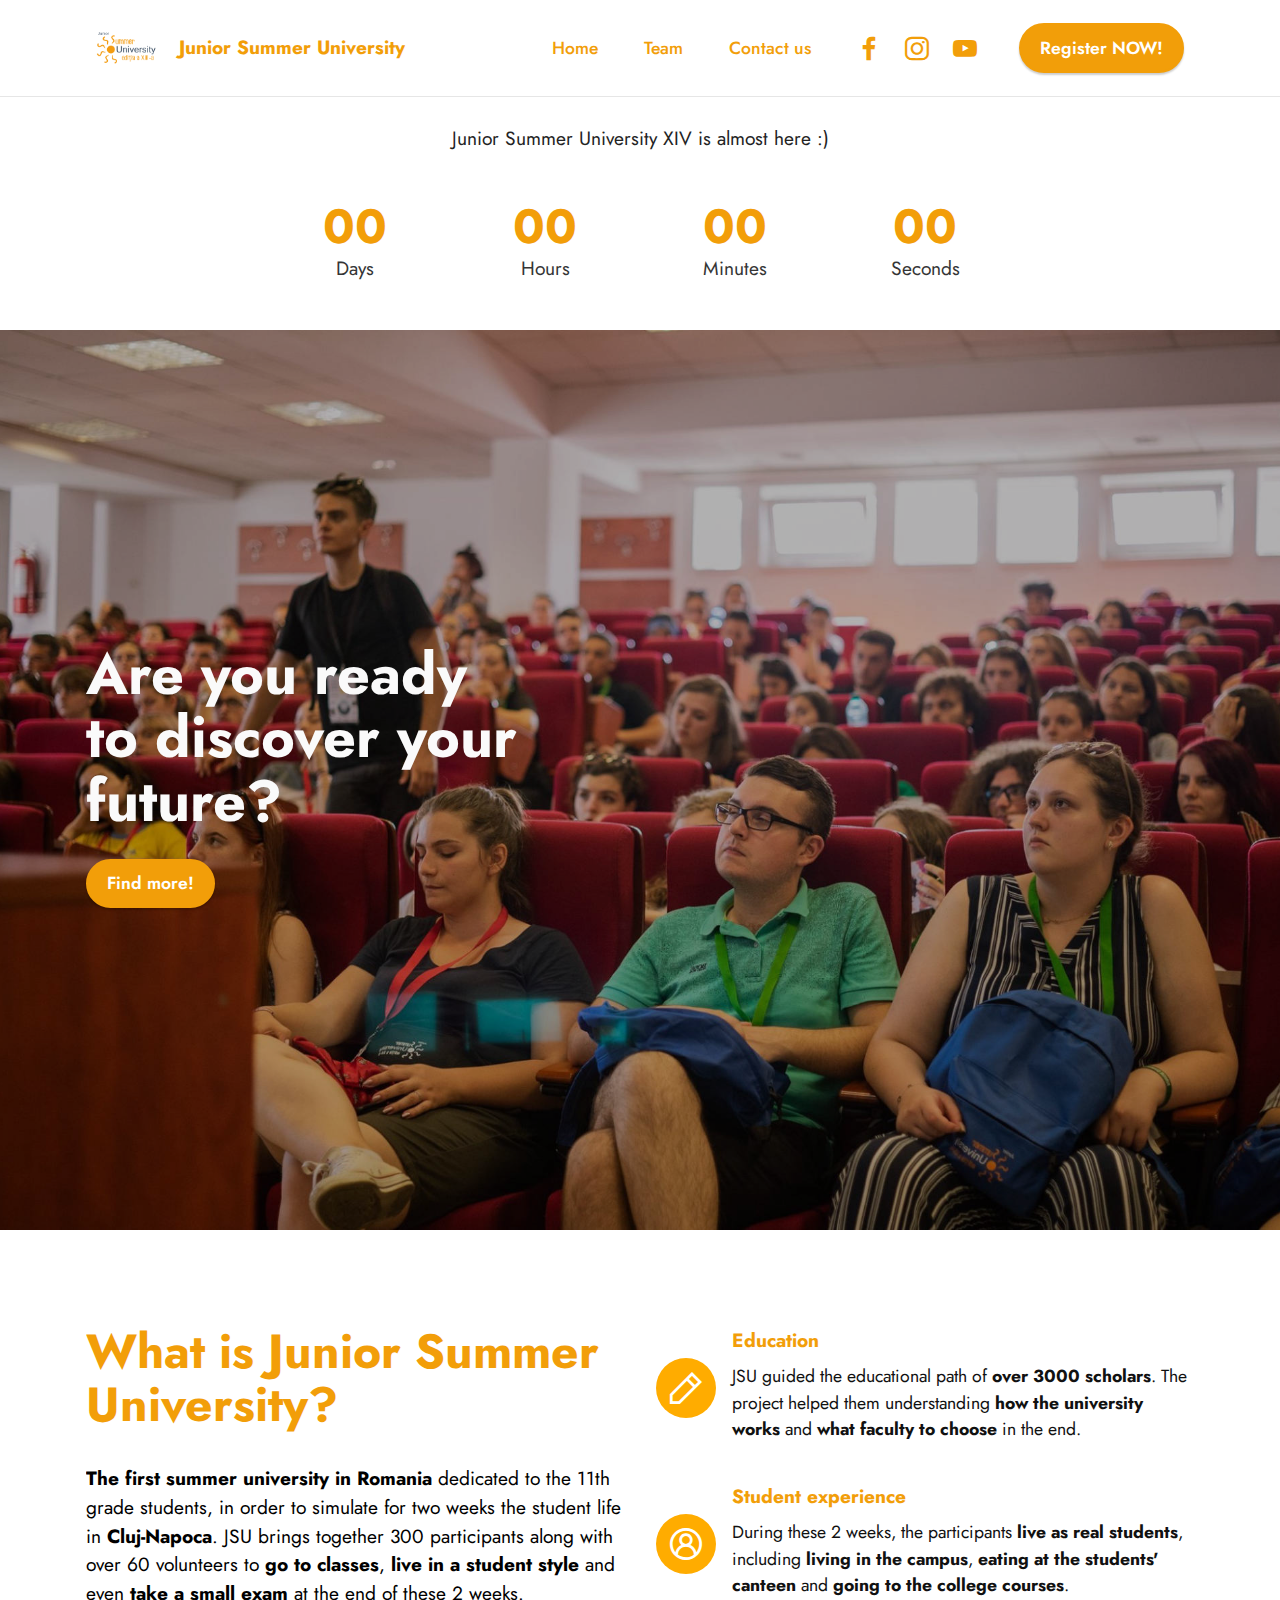
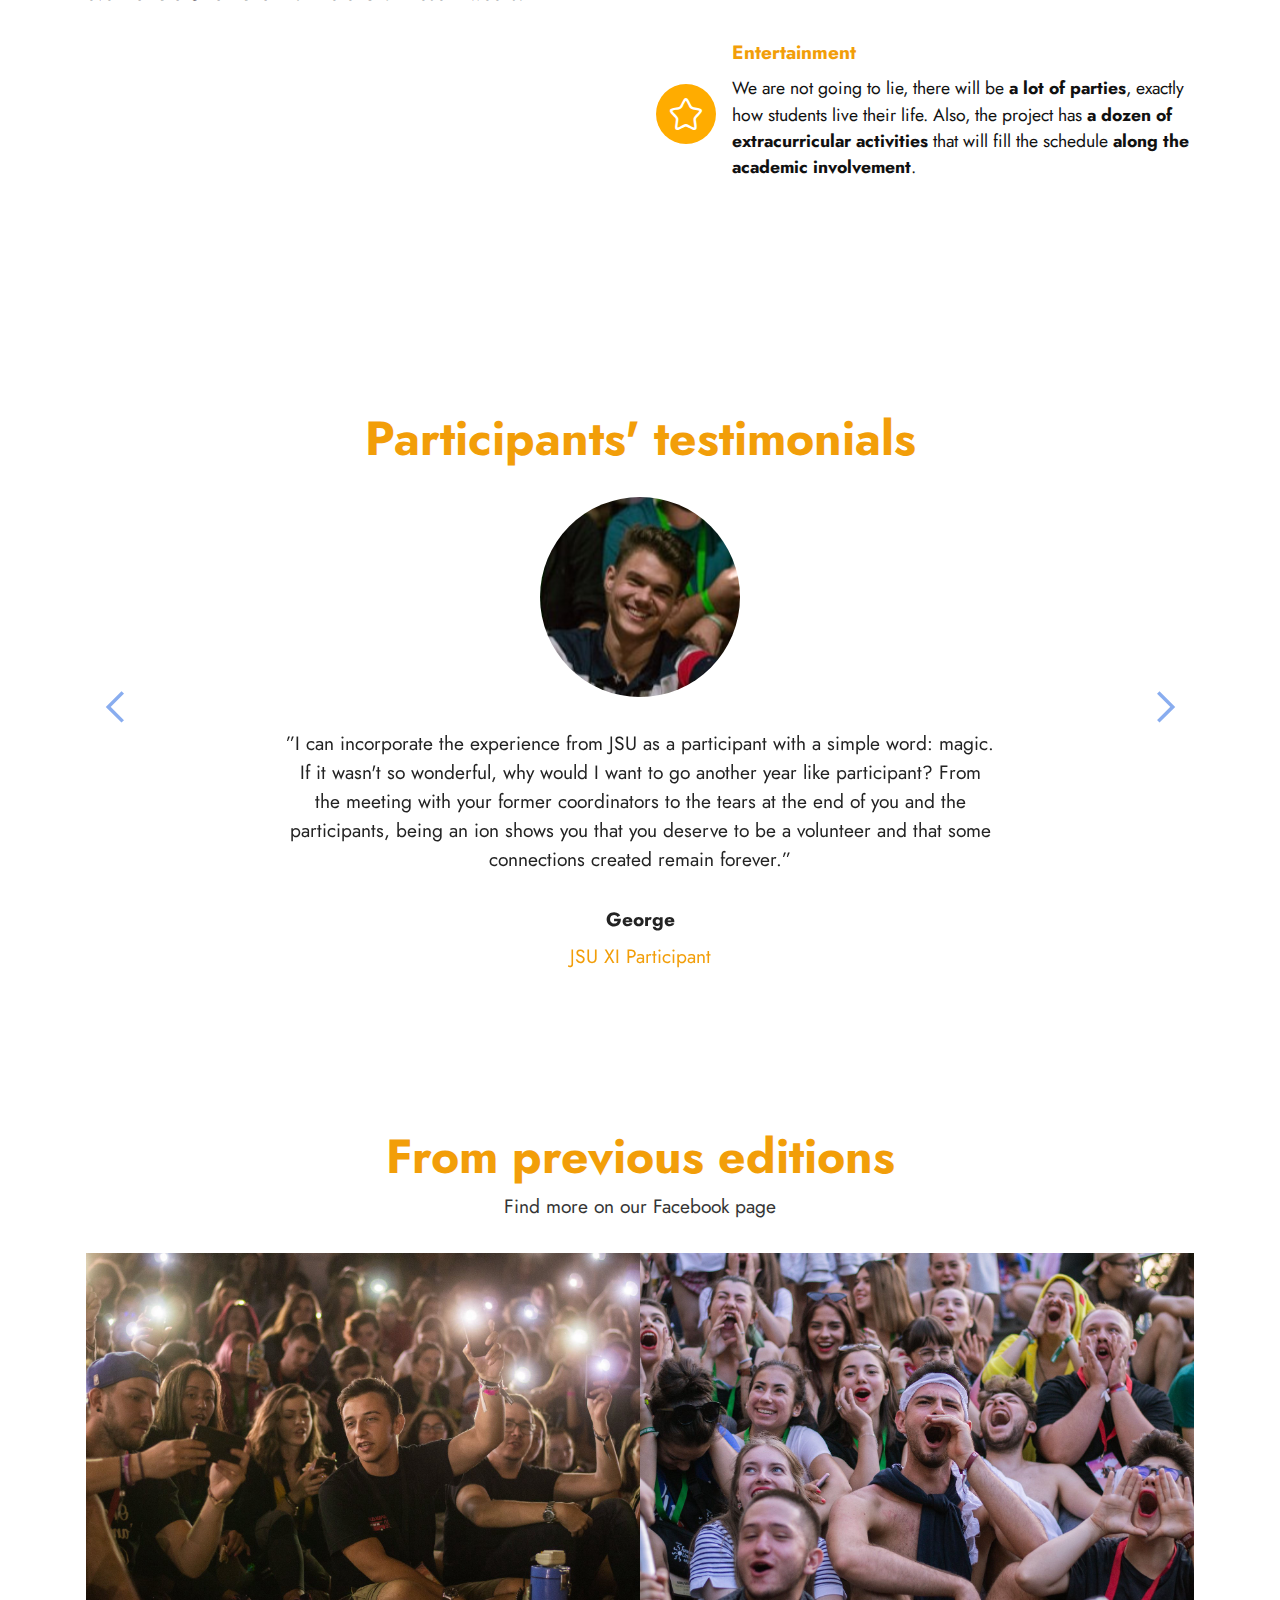
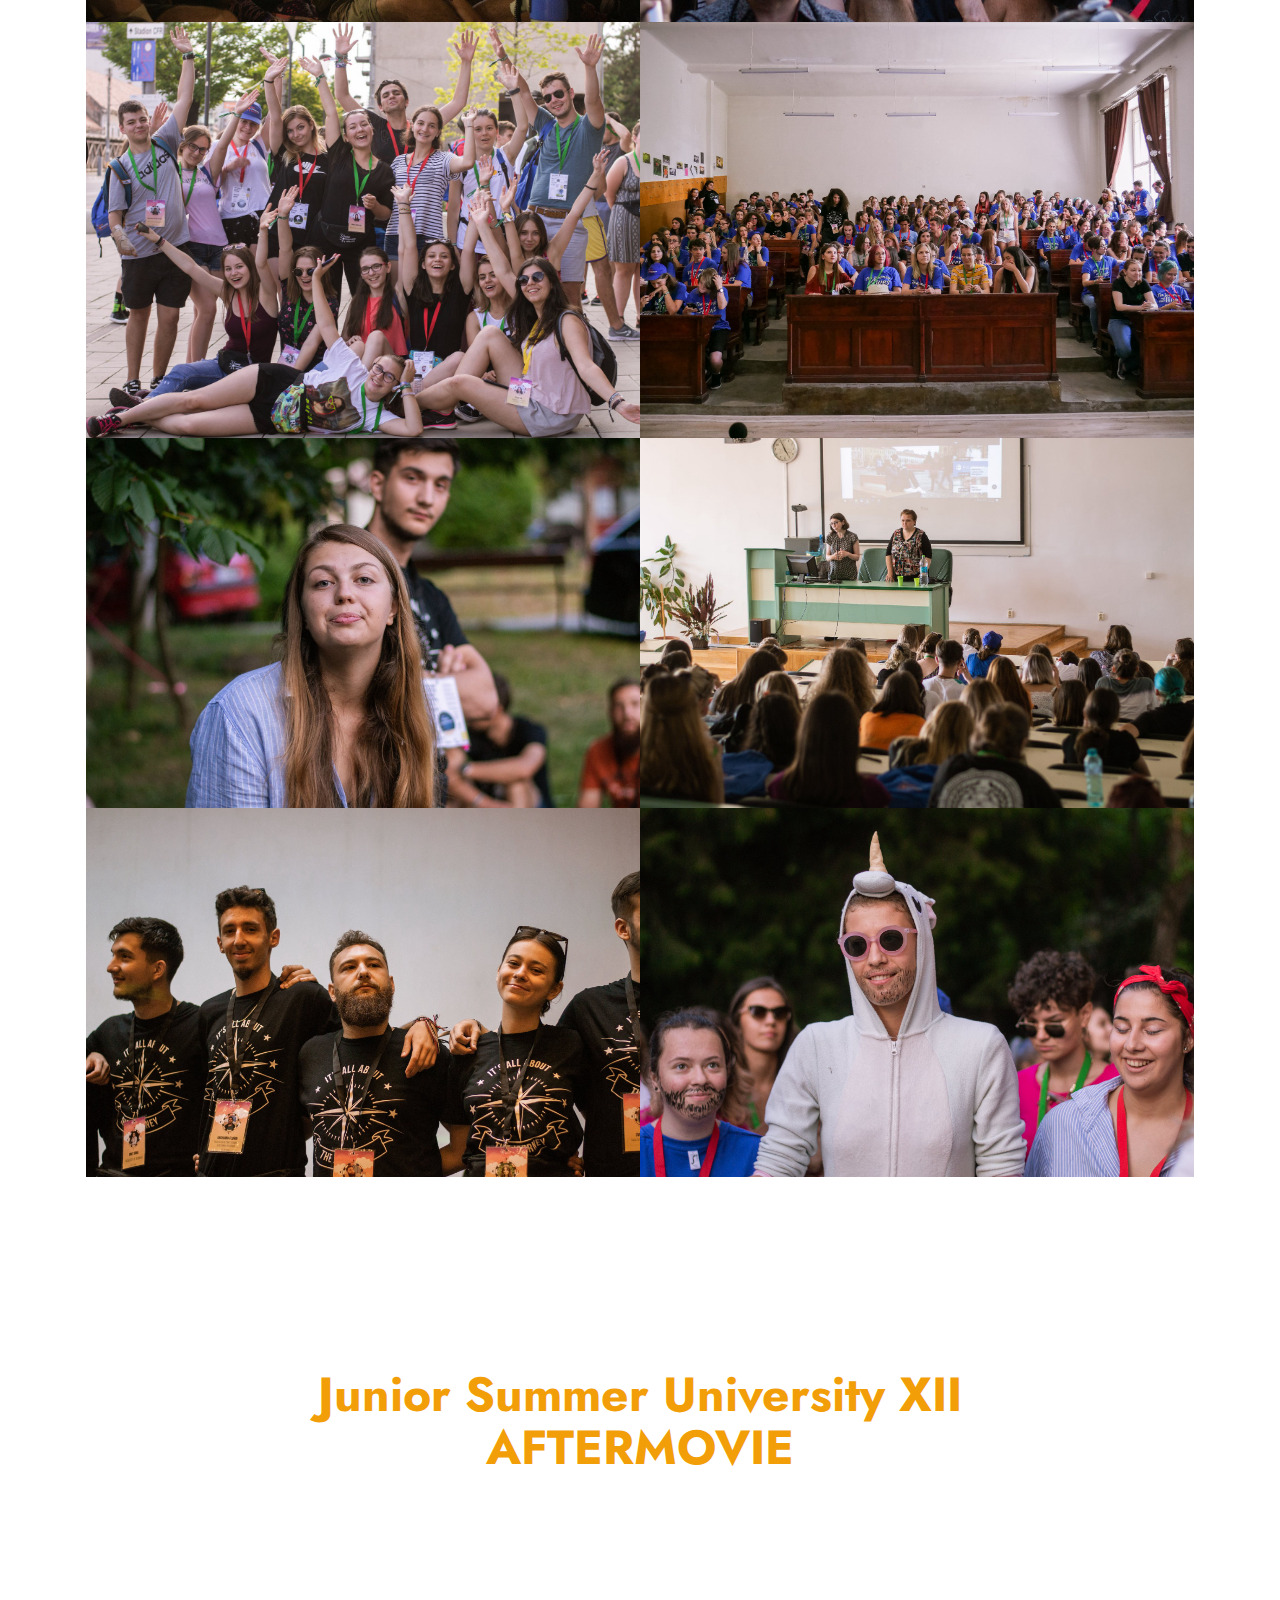
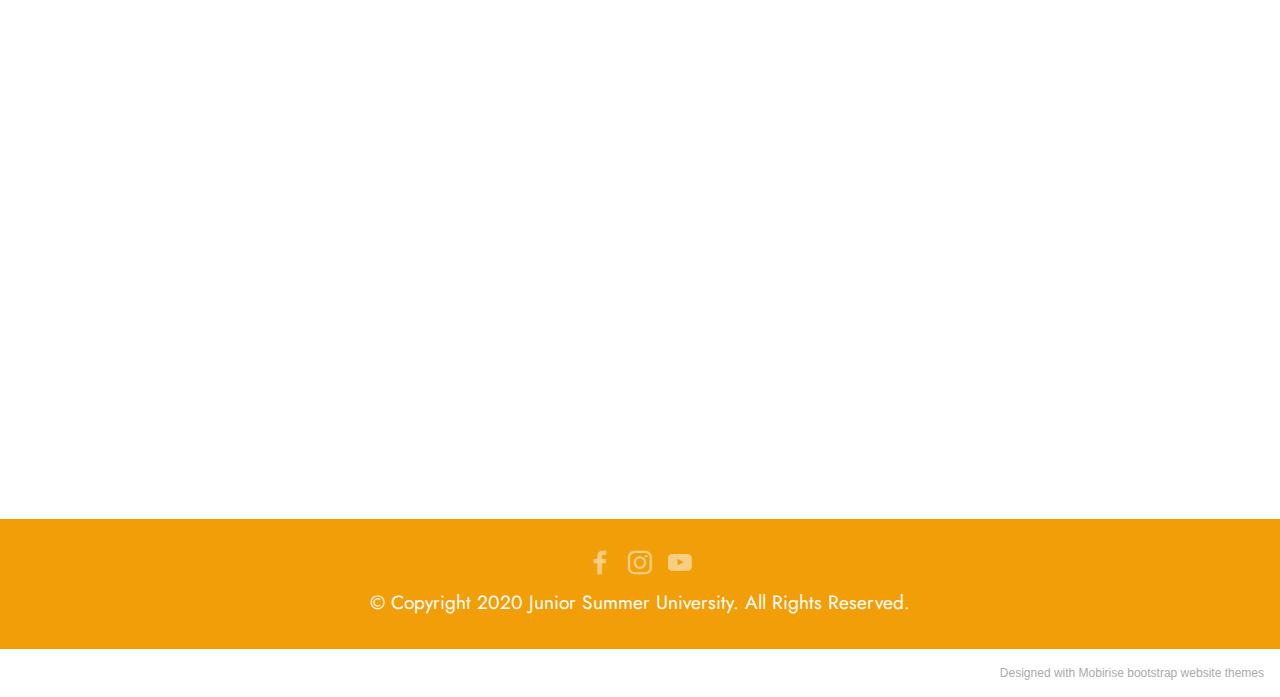
<file: index.html>
<!DOCTYPE html>
<html  >
<head>
  <!-- Site made with Mobirise Website Builder v5.2.0, https://mobirise.com -->
  <meta charset="UTF-8">
  <meta http-equiv="X-UA-Compatible" content="IE=edge">
  <meta name="generator" content="Mobirise v5.2.0, mobirise.com">
  <meta name="viewport" content="width=device-width, initial-scale=1, minimum-scale=1">
  <link rel="shortcut icon" href="assets/images/logo-jsu-negru-121x121.png" type="image/x-icon">
  <meta name="description" content="">
  
  
  <title>Home</title>
  <link rel="stylesheet" href="assets/web/assets/mobirise-icons2/mobirise2.css">
  <link rel="stylesheet" href="assets/web/assets/mobirise-icons-bold/mobirise-icons-bold.css">
  <link rel="stylesheet" href="assets/tether/tether.min.css">
  <link rel="stylesheet" href="assets/bootstrap/css/bootstrap.min.css">
  <link rel="stylesheet" href="assets/bootstrap/css/bootstrap-grid.min.css">
  <link rel="stylesheet" href="assets/bootstrap/css/bootstrap-reboot.min.css">
  <link rel="stylesheet" href="assets/web/assets/gdpr-plugin/gdpr-styles.css">
  <link rel="stylesheet" href="assets/dropdown/css/style.css">
  <link rel="stylesheet" href="assets/socicon/css/styles.css">
  <link rel="stylesheet" href="assets/theme/css/style.css">
  <link rel="preload" as="style" href="assets/mobirise/css/mbr-additional.css"><link rel="stylesheet" href="assets/mobirise/css/mbr-additional.css" type="text/css">
  
  
  
  
</head>
<body>
  
  <section class="menu cid-s48OLK6784" once="menu" id="menu1-h">
    
    <nav class="navbar navbar-dropdown navbar-fixed-top navbar-expand-lg">
        <div class="container">
            <div class="navbar-brand">
                <span class="navbar-logo">
                    <a href="index.html">
                        <img src="assets/images/logo-jsu-negru-121x121.png" alt="Mobirise" style="height: 5rem;">
                    </a>
                </span>
                <span class="navbar-caption-wrap"><a class="navbar-caption text-primary display-7" href="index.html">Junior Summer University</a></span>
            </div>
            <button class="navbar-toggler" type="button" data-toggle="collapse" data-target="#navbarSupportedContent" aria-controls="navbarNavAltMarkup" aria-expanded="false" aria-label="Toggle navigation">
                <div class="hamburger">
                    <span></span>
                    <span></span>
                    <span></span>
                    <span></span>
                </div>
            </button>
            <div class="collapse navbar-collapse" id="navbarSupportedContent">
                <ul class="navbar-nav nav-dropdown" data-app-modern-menu="true"><li class="nav-item"><a class="nav-link link text-primary display-4" href="#" aria-expanded="false">Home</a></li>
                    <li class="nav-item"><a class="nav-link link text-primary display-4" href="team.html">
                            Team</a></li><li class="nav-item"><a class="nav-link link text-primary display-4" href="contact.html">Contact us</a></li></ul>
                <div class="icons-menu">
                    <a class="iconfont-wrapper" href="https://www.facebook.com/juniorsummeruniversity" target="_blank">
                        <span class="p-2 mbr-iconfont socicon-facebook socicon"></span>
                    </a>
                    <a class="iconfont-wrapper" href="https://www.instagram.com/juniorsummeruniversity/" target="_blank">
                        <span class="p-2 mbr-iconfont socicon-instagram socicon"></span>
                    </a>
                    <a class="iconfont-wrapper" href="https://www.youtube.com/channel/UCmMmDWYzTazRWD9SZhjhGJg" target="_blank">
                        <span class="p-2 mbr-iconfont socicon-youtube socicon"></span>
                    </a>
                    
                </div>
                <div class="navbar-buttons mbr-section-btn"><a class="btn btn-primary display-4" href="registration.html">
                        Register NOW!</a></div>
            </div>
        </div>
    </nav>

</section>

<section class="countdown3 cid-sjq1kjPzBI" id="countdown3-1c">
    
    
    <div class="container">
        <div class="row justify-content-center">
            <div class="col-lg-8">
                
                <h4 class="mbr-section-subtitle mb-5 align-center mbr-fonts-style display-7">
                    Junior Summer University XIV is almost here :)</h4>
                <div class="countdown-cont align-center mb-5">
                    <div class="daysCountdown col-xs-3 col-sm-3 col-md-3" title="Days"></div>
                    <div class="hoursCountdown col-xs-3 col-sm-3 col-md-3" title="Hours"></div>
                    <div class="minutesCountdown col-xs-3 col-sm-3 col-md-3" title="Minutes"></div>
                    <div class="secondsCountdown col-xs-3 col-sm-3 col-md-3" title="Seconds"></div>
                    <div class="countdown" data-due-date="2021/07/16"></div>
                </div>
                
                
                
            </div>
        </div>
    </div>
</section>

<section class="header1 cid-sjekZkMQuY mbr-fullscreen" id="header1-l">

    

    <div class="mbr-overlay" style="opacity: 0.3; background-color: rgb(0, 0, 0);"></div>

    <div class="container">
        <div class="row">
            <div class="col-12 col-lg-5">
                <h1 class="mbr-section-title mbr-fonts-style mb-3 display-1"><strong>Are you ready to discover your future?</strong></h1>
                
                
                <div class="mbr-section-btn mt-3"><a class="btn btn-primary display-4" href="index.html#features13-p">Find more!</a></div>
            </div>
        </div>
    </div>
</section>

<section class="features12 cid-sjeBAxnqLJ" id="features13-p">

    
    
    <div class="container">
        <div class="row justify-content-center">
            <div class="col-12 col-lg-6">
                <div class="card-wrapper">
                    <div class="card-box align-left">
                        <h4 class="card-title mbr-fonts-style mb-4 display-2">
                            <strong>What is Junior Summer University?</strong>
                        </h4>
                        <p class="mbr-text mbr-fonts-style mb-4 display-7"><strong>
                            The first summer university in Romania</strong> dedicated to the 11th grade students, in order to simulate for two weeks the student life in <strong>Cluj-Napoca</strong>. JSU brings together 300 participants along with over 60 volunteers to <strong>go to classes</strong>,<strong> live in a student style</strong> and even <strong>take a small exam</strong> at the end of these 2 weeks.</p>
                        
                    </div>
                </div>
            </div>
            <div class="col-12 col-lg-6">
                <div class="item mbr-flex">
                    <div class="icon-box">
                        <span class="mbr-iconfont mobi-mbri-edit-2 mobi-mbri"></span>
                    </div>
                    <div class="text-box">
                        <h4 class="icon-title mbr-black mbr-fonts-style display-7">
                            <strong>Education</strong></h4>
                        <h5 class="icon-text mbr-black mbr-fonts-style display-4">JSU guided the educational path of <strong>over 3000 scholars</strong>. The project helped them understanding <strong>how the university works</strong> and <strong>what faculty to choose</strong> in the end.</h5>
                    </div>
                </div>
                <div class="item mbr-flex">
                    <div class="icon-box">
                        <span class="mbr-iconfont mobi-mbri-user-2 mobi-mbri"></span>
                    </div>
                    <div class="text-box">
                        <h4 class="icon-title mbr-black mbr-fonts-style display-7">
                            <strong>Student experience</strong></h4>
                        <h5 class="icon-text mbr-black mbr-fonts-style display-4">During these 2 weeks, the participants <strong>live as real students</strong>, including <strong>living in the campus</strong>, <strong>eating at the students' canteen</strong> and <strong>going to the college courses</strong>.</h5>
                    </div>
                </div>
                <div class="item mbr-flex">
                    <div class="icon-box">
                        <span class="mbr-iconfont mbrib-star"></span>
                    </div>
                    <div class="text-box">
                        <h4 class="icon-title mbr-black mbr-fonts-style display-7"><strong>Entertainment</strong></h4>
                        <h5 class="icon-text mbr-black mbr-fonts-style display-4">We are not going to lie, there will be <strong>a lot of parties</strong>, exactly how students live their life. Also, the project has <strong>a dozen of extracurricular activities</strong> that will fill the schedule <strong>along the</strong> <strong>academic involvement</strong>.</h5>
                    </div>
                </div>
            </div>
        </div>
    </div>
</section>

<section class="testimonails3 carousel slide testimonials-slider cid-sjeG7BZ4t3" data-interval="false" id="testimonials3-r">

    

    

    <div class="text-center container">
        <h3 class="mb-4 mbr-fonts-style display-2"><strong>Participants' testimonials</strong></h3>

        <div class="carousel slide" role="listbox" data-pause="true" data-keyboard="false" data-ride="carousel" data-interval="8000">
            <div class="carousel-inner">
                
                
            <div class="carousel-item">
                    <div class="user col-md-8">
                        <div class="user_image">
                            <img src="assets/images/67334147-2865666506781392-2455750132486897664-o-400x267.jpeg" alt="">
                        </div>
                        <div class="user_text mb-4">
                            <p class="mbr-fonts-style display-7">”I can incorporate the experience from JSU as a participant with a simple word: magic.<br>If it wasn't so wonderful, why would I want to go another year like participant? From the meeting with your former coordinators to the tears at the end of you and the participants, being an ion shows you that you deserve to be a volunteer and that some connections created remain forever.”</p>
                        </div>
                        <div class="user_name mbr-fonts-style mb-2 display-7"><strong>George</strong></div>
                        <div class="user_desk mbr-fonts-style display-7">
                            JSU XI Participant</div>
                    </div>
                </div><div class="carousel-item">
                    <div class="user col-md-8">
                        <div class="user_image">
                            <img src="assets/images/53681256-2253905984630832-1768101099320901632-n-400x400.jpeg" alt="">
                        </div>
                        <div class="user_text mb-4">
                            <p class="mbr-fonts-style display-7">“JSU means more than a project; it is the perfect combination of learning, love, friendship, family and fun. Those days were wonderful, from all points of view. I discovered aspects unknown to me, I learned to share, and the lessons from the courses taught me to do things from different angles. In conclusion, certainly if it were a place where I would return with open arms, it would be.”</p>
                        </div>
                        <div class="user_name mbr-fonts-style mb-2 display-7">
                            <strong>Greta</strong></div>
                        <div class="user_desk mbr-fonts-style display-7">
                            JSU X Participant</div>
                    </div>
                </div><div class="carousel-item">
                    <div class="user col-md-8">
                        <div class="user_image">
                            <img src="assets/images/67320479-2865649820116394-5903984627743195136-o-400x267.jpeg" alt="">
                        </div>
                        <div class="user_text mb-4">
                            <p class="mbr-fonts-style display-7">”I can define my experience at JSU in one word: FUN. In fact, two words: fun and sleepless. That would be short. But in the long run it would be that they were the best 450 lei invested by me at the age of 17.”</p>
                        </div>
                        <div class="user_name mbr-fonts-style mb-2 display-7">
                            <strong>Michael</strong></div>
                        <div class="user_desk mbr-fonts-style display-7">
                            JSU XII Participant</div>
                    </div>
                </div></div>

            <div class="carousel-controls">
                <a class="carousel-control-prev" role="button" data-slide="prev">
                    <span aria-hidden="true" class="mobi-mbri mobi-mbri-arrow-prev mbr-iconfont"></span>
                    <span class="sr-only">Previous</span>
                </a>

                <a class="carousel-control-next" role="button" data-slide="next">
                    <span aria-hidden="true" class="mobi-mbri mobi-mbri-arrow-next mbr-iconfont"></span>
                    <span class="sr-only">Next</span>
                </a>
            </div>
        </div>
    </div>
</section>

<section class="gallery4 mbr-gallery cid-sjf01KO1it" id="gallery4-x">
    

    

    <div class="container">
        <div class="mbr-section-head">
            <h3 class="mbr-section-title mbr-fonts-style align-center m-0 display-2"><strong>From previous editions</strong></h3>
            <h4 class="mbr-section-subtitle mbr-fonts-style align-center mb-0 mt-2 display-7">Find more on our Facebook page</h4>
        </div>
        <div class="row mbr-gallery mt-4">
            <div class="col-12 col-md-6 col-lg-6 item gallery-image">
                <div class="item-wrapper" data-toggle="modal" data-target="#sjq5SfSGZY-modal">
                    <img class="w-100" src="assets/images/67223585-2865663303448379-3354717049879265280-o-1-1728x1152.jpg" alt="" data-slide-to="0" data-target="#lb-sjq5SfSGZY">
                    <div class="icon-wrapper">
                        <span class="mobi-mbri mobi-mbri-search mbr-iconfont mbr-iconfont-btn"></span>
                    </div>
                </div>
                
            </div><div class="col-12 col-md-6 col-lg-6 item gallery-image">
                <div class="item-wrapper" data-toggle="modal" data-target="#sjq5SfSGZY-modal">
                    <img class="w-100" src="assets/images/67309774-2865657646782278-6235121740066848768-o-1689x1127.jpg" alt="" data-slide-to="1" data-target="#lb-sjq5SfSGZY">
                    <div class="icon-wrapper">
                        <span class="mobi-mbri mobi-mbri-search mbr-iconfont mbr-iconfont-btn"></span>
                    </div>
                </div>
                
            </div><div class="col-12 col-md-6 col-lg-6 item gallery-image">
                <div class="item-wrapper" data-toggle="modal" data-target="#sjq5SfSGZY-modal">
                    <img class="w-100" src="assets/images/67380174-2865655720115804-1754402485813903360-o-1728x1152.jpg" alt="" data-slide-to="2" data-target="#lb-sjq5SfSGZY">
                    <div class="icon-wrapper">
                        <span class="mobi-mbri mobi-mbri-search mbr-iconfont mbr-iconfont-btn"></span>
                    </div>
                </div>
                
            </div><div class="col-12 col-md-6 col-lg-6 item gallery-image">
                <div class="item-wrapper" data-toggle="modal" data-target="#sjq5SfSGZY-modal">
                    <img class="w-100" src="assets/images/67403571-2855499574464752-3377134313853157376-o-1722x1293.jpg" alt="" data-slide-to="3" data-target="#lb-sjq5SfSGZY">
                    <div class="icon-wrapper">
                        <span class="mobi-mbri mobi-mbri-search mbr-iconfont mbr-iconfont-btn"></span>
                    </div>
                </div>
                
            </div><div class="col-12 col-md-6 col-lg-6 item gallery-image">
                <div class="item-wrapper" data-toggle="modal" data-target="#sjq5SfSGZY-modal">
                    <img class="w-100" src="assets/images/67870056-2865655416782501-4295501701600772096-o-2048x1365.jpg" alt="" data-slide-to="4" data-target="#lb-sjq5SfSGZY">
                    <div class="icon-wrapper">
                        <span class="mobi-mbri mobi-mbri-search mbr-iconfont mbr-iconfont-btn"></span>
                    </div>
                </div>
                
            </div><div class="col-12 col-md-6 col-lg-6 item gallery-image">
                <div class="item-wrapper" data-toggle="modal" data-target="#sjq5SfSGZY-modal">
                    <img class="w-100" src="assets/images/67414356-2865652810116095-2422042125341294592-o-1645x1097.jpg" alt="" data-slide-to="5" data-target="#lb-sjq5SfSGZY">
                    <div class="icon-wrapper">
                        <span class="mobi-mbri mobi-mbri-search mbr-iconfont mbr-iconfont-btn"></span>
                    </div>
                </div>
                
            </div><div class="col-12 col-md-6 col-lg-6 item gallery-image">
                <div class="item-wrapper" data-toggle="modal" data-target="#sjq5SfSGZY-modal">
                    <img class="w-100" src="assets/images/67560034-2855497707798272-4166173016478187520-o-2048x1365.jpg" alt="" data-slide-to="6" data-target="#lb-sjq5SfSGZY">
                    <div class="icon-wrapper">
                        <span class="mobi-mbri mobi-mbri-search mbr-iconfont mbr-iconfont-btn"></span>
                    </div>
                </div>
                
            </div><div class="col-12 col-md-6 col-lg-6 item gallery-image">
                <div class="item-wrapper" data-toggle="modal" data-target="#sjq5SfSGZY-modal">
                    <img class="w-100" src="assets/images/67809325-2865654130115963-717233777218158592-o-2040x1360.jpg" alt="" data-slide-to="7" data-target="#lb-sjq5SfSGZY">
                    <div class="icon-wrapper">
                        <span class="mobi-mbri mobi-mbri-search mbr-iconfont mbr-iconfont-btn"></span>
                    </div>
                </div>
                
            </div>
            
            
            
        </div>

        <div class="modal mbr-slider" tabindex="-1" role="dialog" aria-hidden="true" id="sjq5SfSGZY-modal">
            <div class="modal-dialog" role="document">
                <div class="modal-content">
                    <div class="modal-body">
                        <div class="carousel slide" id="lb-sjq5SfSGZY" data-interval="5000">
                            <div class="carousel-inner">
                                <div class="carousel-item active">
                                    <img class="d-block w-100" src="assets/images/67223585-2865663303448379-3354717049879265280-o-1-1728x1152.jpg" alt="">
                                </div><div class="carousel-item active">
                                    <img class="d-block w-100" src="assets/images/67309774-2865657646782278-6235121740066848768-o-1689x1127.jpg" alt="">
                                </div><div class="carousel-item active">
                                    <img class="d-block w-100" src="assets/images/67380174-2865655720115804-1754402485813903360-o-1728x1152.jpg" alt="">
                                </div><div class="carousel-item active">
                                    <img class="d-block w-100" src="assets/images/67403571-2855499574464752-3377134313853157376-o-1722x1293.jpg" alt="">
                                </div><div class="carousel-item active">
                                    <img class="d-block w-100" src="assets/images/67870056-2865655416782501-4295501701600772096-o-2048x1365.jpg" alt="">
                                </div><div class="carousel-item active">
                                    <img class="d-block w-100" src="assets/images/67414356-2865652810116095-2422042125341294592-o-1645x1097.jpg" alt="">
                                </div><div class="carousel-item active">
                                    <img class="d-block w-100" src="assets/images/67560034-2855497707798272-4166173016478187520-o-2048x1365.jpg" alt="">
                                </div><div class="carousel-item active">
                                    <img class="d-block w-100" src="assets/images/67809325-2865654130115963-717233777218158592-o-2040x1360.jpg" alt="">
                                </div>
                                
                                
                                
                            </div>
                            <ol class="carousel-indicators">
                                <li data-slide-to="0" class="active" data-target="#lb-sjq5SfSGZY"></li><li data-slide-to="1" class="active" data-target="#lb-sjq5SfSGZY"></li><li data-slide-to="2" class="active" data-target="#lb-sjq5SfSGZY"></li><li data-slide-to="3" class="active" data-target="#lb-sjq5SfSGZY"></li><li data-slide-to="4" class="active" data-target="#lb-sjq5SfSGZY"></li><li data-slide-to="5" class="active" data-target="#lb-sjq5SfSGZY"></li><li data-slide-to="6" class="active" data-target="#lb-sjq5SfSGZY"></li><li data-slide-to="7" class="active" data-target="#lb-sjq5SfSGZY"></li>
                                
                                
                                
                            </ol>
                            <a role="button" href="" class="close" data-dismiss="modal" aria-label="Close">
                            </a>
                            <a class="carousel-control-prev carousel-control" role="button" data-slide="prev" href="#lb-sjq5SfSGZY">
                                <span class="mobi-mbri mobi-mbri-arrow-prev" aria-hidden="true"></span>
                                <span class="sr-only">Previous</span>
                            </a>
                            <a class="carousel-control-next carousel-control" role="button" data-slide="next" href="#lb-sjq5SfSGZY">
                                <span class="mobi-mbri mobi-mbri-arrow-next" aria-hidden="true"></span>
                                <span class="sr-only">Next</span>
                            </a>
                        </div>
                    </div>
                </div>
            </div>
        </div>
    </div>
</section>

<section class="video2 cid-sjeWaHSI84" id="video2-u">
    
    
    <div class="container">
        <div class="mbr-section-head">
            <h4 class="mbr-section-title mbr-fonts-style mb-0 display-2">
                <strong>Junior Summer University XII</strong><br><strong>AFTERMOVIE</strong></h4>
            
        </div>
        <div class="row justify-content-center mt-4">
            <div class="col-12 col-md-10 video-block">
                <div class="video-wrapper"><iframe class="mbr-embedded-video" src="https://www.youtube.com/embed/p5IAdnOz5xo?rel=0&amp;amp;showinfo=0&amp;autoplay=0&amp;loop=0" width="1280" height="720" frameborder="0" allowfullscreen></iframe></div>
                
            </div>
        </div>
    </div>
</section>

<section class="footer3 cid-s48P1Icc8J" once="footers" id="footer3-i">

    

    

    <div class="container">
        <div class="media-container-row align-center mbr-white">
            
            <div class="row social-row">
                <div class="social-list align-right pb-2">
                    
                    
                    
                    
                    
                    
                <div class="soc-item">
                        <a href="https://www.facebook.com/juniorsummeruniversity" target="_blank">
                            <span class="mbr-iconfont mbr-iconfont-social socicon-facebook socicon"></span>
                        </a>
                    </div><div class="soc-item">
                        <a href="https://www.instagram.com/juniorsummeruniversity" target="_blank">
                            <span class="mbr-iconfont mbr-iconfont-social socicon-instagram socicon"></span>
                        </a>
                    </div><div class="soc-item">
                        <a href="https://www.youtube.com/channel/UCmMmDWYzTazRWD9SZhjhGJg" target="_blank">
                            <span class="mbr-iconfont mbr-iconfont-social socicon-youtube socicon"></span>
                        </a>
                    </div></div>
            </div>
            <div class="row row-copirayt">
                <p class="mbr-text mb-0 mbr-fonts-style mbr-white align-center display-7">
                    © Copyright 2020 Junior Summer University. All Rights Reserved.
                </p>
            </div>
        </div>
    </div>
</section><section style="background-color: #fff; font-family: -apple-system, BlinkMacSystemFont, 'Segoe UI', 'Roboto', 'Helvetica Neue', Arial, sans-serif; color:#aaa; font-size:12px; padding: 0; align-items: center; display: flex;"><a href="https://mobirise.site/e" style="flex: 1 1; height: 3rem; padding-left: 1rem;"></a><p style="flex: 0 0 auto; margin:0; padding-right:1rem;"><a href="https://mobirise.site/t" style="color:#aaa;">Designed</a> with Mobirise bootstrap website themes</p></section><script src="assets/web/assets/jquery/jquery.min.js"></script>  <script src="assets/popper/popper.min.js"></script>  <script src="assets/tether/tether.min.js"></script>  <script src="assets/bootstrap/js/bootstrap.min.js"></script>  <script src="assets/smoothscroll/smooth-scroll.js"></script>  <script src="assets/countdown/jquery.countdown.min.js"></script>  <script src="assets/bootstrapcarouselswipe/bootstrap-carousel-swipe.js"></script>  <script src="assets/mbr-testimonials-slider/mbr-testimonials-slider.js"></script>  <script src="assets/playervimeo/vimeo_player.js"></script>  <script src="assets/dropdown/js/nav-dropdown.js"></script>  <script src="assets/dropdown/js/navbar-dropdown.js"></script>  <script src="assets/touchswipe/jquery.touch-swipe.min.js"></script>  <script src="assets/theme/js/script.js"></script>  
  
  
</body>
</html>
</file>
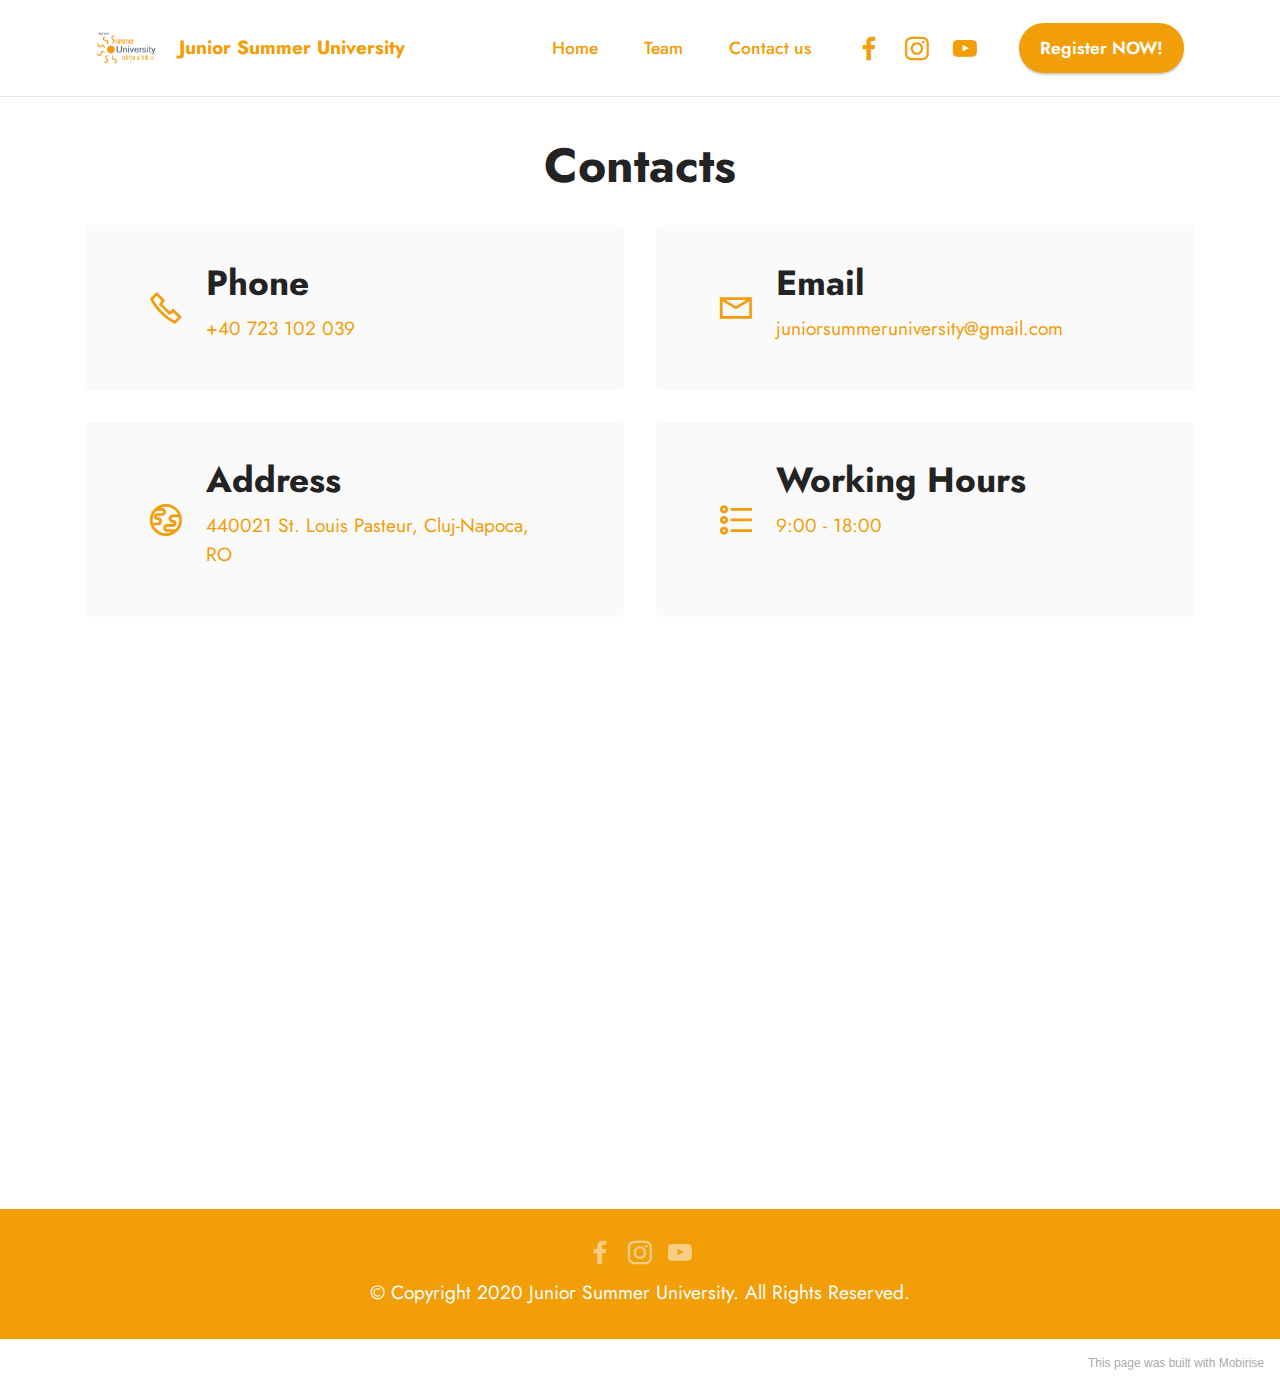
<file: contact.html>
<!DOCTYPE html>
<html  >
<head>
  <!-- Site made with Mobirise Website Builder v5.2.0, https://mobirise.com -->
  <meta charset="UTF-8">
  <meta http-equiv="X-UA-Compatible" content="IE=edge">
  <meta name="generator" content="Mobirise v5.2.0, mobirise.com">
  <meta name="viewport" content="width=device-width, initial-scale=1, minimum-scale=1">
  <link rel="shortcut icon" href="assets/images/logo-jsu-negru-121x121.png" type="image/x-icon">
  <meta name="description" content="">
  
  
  <title>Contact</title>
  <link rel="stylesheet" href="assets/web/assets/mobirise-icons2/mobirise2.css">
  <link rel="stylesheet" href="assets/tether/tether.min.css">
  <link rel="stylesheet" href="assets/bootstrap/css/bootstrap.min.css">
  <link rel="stylesheet" href="assets/bootstrap/css/bootstrap-grid.min.css">
  <link rel="stylesheet" href="assets/bootstrap/css/bootstrap-reboot.min.css">
  <link rel="stylesheet" href="assets/web/assets/gdpr-plugin/gdpr-styles.css">
  <link rel="stylesheet" href="assets/dropdown/css/style.css">
  <link rel="stylesheet" href="assets/socicon/css/styles.css">
  <link rel="stylesheet" href="assets/theme/css/style.css">
  <link rel="preload" as="style" href="assets/mobirise/css/mbr-additional.css"><link rel="stylesheet" href="assets/mobirise/css/mbr-additional.css" type="text/css">
  
  
  
  
</head>
<body>
  
  <section class="menu cid-s48OLK6784" once="menu" id="menu1-18">
    
    <nav class="navbar navbar-dropdown navbar-fixed-top navbar-expand-lg">
        <div class="container">
            <div class="navbar-brand">
                <span class="navbar-logo">
                    <a href="index.html">
                        <img src="assets/images/logo-jsu-negru-121x121.png" alt="Mobirise" style="height: 5rem;">
                    </a>
                </span>
                <span class="navbar-caption-wrap"><a class="navbar-caption text-primary display-7" href="index.html">Junior Summer University</a></span>
            </div>
            <button class="navbar-toggler" type="button" data-toggle="collapse" data-target="#navbarSupportedContent" aria-controls="navbarNavAltMarkup" aria-expanded="false" aria-label="Toggle navigation">
                <div class="hamburger">
                    <span></span>
                    <span></span>
                    <span></span>
                    <span></span>
                </div>
            </button>
            <div class="collapse navbar-collapse" id="navbarSupportedContent">
                <ul class="navbar-nav nav-dropdown" data-app-modern-menu="true"><li class="nav-item"><a class="nav-link link text-primary display-4" href="#" aria-expanded="false">Home</a></li>
                    <li class="nav-item"><a class="nav-link link text-primary display-4" href="team.html">
                            Team</a></li><li class="nav-item"><a class="nav-link link text-primary display-4" href="contact.html">Contact us</a></li></ul>
                <div class="icons-menu">
                    <a class="iconfont-wrapper" href="https://www.facebook.com/juniorsummeruniversity" target="_blank">
                        <span class="p-2 mbr-iconfont socicon-facebook socicon"></span>
                    </a>
                    <a class="iconfont-wrapper" href="https://www.instagram.com/juniorsummeruniversity/" target="_blank">
                        <span class="p-2 mbr-iconfont socicon-instagram socicon"></span>
                    </a>
                    <a class="iconfont-wrapper" href="https://www.youtube.com/channel/UCmMmDWYzTazRWD9SZhjhGJg" target="_blank">
                        <span class="p-2 mbr-iconfont socicon-youtube socicon"></span>
                    </a>
                    
                </div>
                <div class="navbar-buttons mbr-section-btn"><a class="btn btn-primary display-4" href="registration.html">
                        Register NOW!</a></div>
            </div>
        </div>
    </nav>

</section>

<section class="contacts2 cid-sjpXCsOODe" id="contacts2-1a">
    <!---->
    
    
    <div class="container">
        <div class="mbr-section-head">
            <h3 class="mbr-section-title mbr-fonts-style align-center mb-0 display-2">
                <strong>Contacts</strong>
            </h3>
            
        </div>
        <div class="row justify-content-center mt-4">
            <div class="card col-12 col-md-6">
                <div class="card-wrapper">
                    <div class="image-wrapper">
                        <span class="mbr-iconfont mobi-mbri-phone mobi-mbri"></span>
                    </div>
                    <div class="text-wrapper">
                        <h6 class="card-title mbr-fonts-style mb-1 display-5">
                            <strong>Phone</strong>
                        </h6>
                        <p class="mbr-text mbr-fonts-style display-7"><a href="tel:+40 723 102 039" class="text-primary">+40 723 102 039</a></p>
                    </div>
                </div>
            </div>
            <div class="card col-12 col-md-6">
                <div class="card-wrapper">
                    <div class="image-wrapper">
                        <span class="mbr-iconfont mobi-mbri-letter mobi-mbri"></span>
                    </div>
                    <div class="text-wrapper">
                        <h6 class="card-title mbr-fonts-style mb-1 display-5">
                            <strong>Email</strong>
                        </h6>
                        <p class="mbr-text mbr-fonts-style display-7"><a href="mailto:juniorsummeruniversity@gmail.com" class="text-primary">juniorsummeruniversity@gmail.com</a></p>
                    </div>
                </div>
            </div>
            <div class="card col-12 col-md-6">
                <div class="card-wrapper">
                    <div class="image-wrapper">
                        <span class="mbr-iconfont mobi-mbri-globe mobi-mbri"></span>
                    </div>
                    <div class="text-wrapper">
                        <h6 class="card-title mbr-fonts-style mb-1 display-5">
                            <strong>Address</strong>
                        </h6>
                        <p class="mbr-text mbr-fonts-style display-7">
                            440021 St. Louis Pasteur, Cluj-Napoca, RO</p>
                    </div>
                </div>
            </div>
            <div class="card col-12 col-md-6">
                <div class="card-wrapper">
                    <div class="image-wrapper">
                        <span class="mbr-iconfont mobi-mbri-bulleted-list mobi-mbri"></span>
                    </div>
                    <div class="text-wrapper">
                        <h6 class="card-title mbr-fonts-style mb-1 display-5">
                            <strong>Working Hours</strong>
                        </h6>
                        <p class="mbr-text mbr-fonts-style display-7">
                            9:00 - 18:00
                        </p>
                    </div>
                </div>
            </div>
        </div>
    </div>
</section>

<section class="map2 cid-sjpXFljwOp" id="map2-1b">
    
    
    <div>
        
        <div class="google-map"><iframe frameborder="0" style="border:0" src="https://www.google.com/maps/embed/v1/place?key=AIzaSyCZI5F_k6S1k46ujh0SNrapM89f7mJxd30&amp;q=Strada Louis Pasteur 48, Cluj-Napoca 400000" allowfullscreen=""></iframe></div>
    </div>
</section>

<section class="footer3 cid-s48P1Icc8J" once="footers" id="footer3-19">

    

    

    <div class="container">
        <div class="media-container-row align-center mbr-white">
            
            <div class="row social-row">
                <div class="social-list align-right pb-2">
                    
                    
                    
                    
                    
                    
                <div class="soc-item">
                        <a href="https://www.facebook.com/juniorsummeruniversity" target="_blank">
                            <span class="mbr-iconfont mbr-iconfont-social socicon-facebook socicon"></span>
                        </a>
                    </div><div class="soc-item">
                        <a href="https://www.instagram.com/juniorsummeruniversity" target="_blank">
                            <span class="mbr-iconfont mbr-iconfont-social socicon-instagram socicon"></span>
                        </a>
                    </div><div class="soc-item">
                        <a href="https://www.youtube.com/channel/UCmMmDWYzTazRWD9SZhjhGJg" target="_blank">
                            <span class="mbr-iconfont mbr-iconfont-social socicon-youtube socicon"></span>
                        </a>
                    </div></div>
            </div>
            <div class="row row-copirayt">
                <p class="mbr-text mb-0 mbr-fonts-style mbr-white align-center display-7">
                    © Copyright 2020 Junior Summer University. All Rights Reserved.
                </p>
            </div>
        </div>
    </div>
</section><section style="background-color: #fff; font-family: -apple-system, BlinkMacSystemFont, 'Segoe UI', 'Roboto', 'Helvetica Neue', Arial, sans-serif; color:#aaa; font-size:12px; padding: 0; align-items: center; display: flex;"><a href="https://mobirise.site/q" style="flex: 1 1; height: 3rem; padding-left: 1rem;"></a><p style="flex: 0 0 auto; margin:0; padding-right:1rem;"><a href="https://mobirise.site/d" style="color:#aaa;">This page</a> was built with Mobirise</p></section><script src="assets/web/assets/jquery/jquery.min.js"></script>  <script src="assets/popper/popper.min.js"></script>  <script src="assets/tether/tether.min.js"></script>  <script src="assets/bootstrap/js/bootstrap.min.js"></script>  <script src="assets/smoothscroll/smooth-scroll.js"></script>  <script src="assets/dropdown/js/nav-dropdown.js"></script>  <script src="assets/dropdown/js/navbar-dropdown.js"></script>  <script src="assets/touchswipe/jquery.touch-swipe.min.js"></script>  <script src="assets/theme/js/script.js"></script>  
  
  
</body>
</html>
</file>
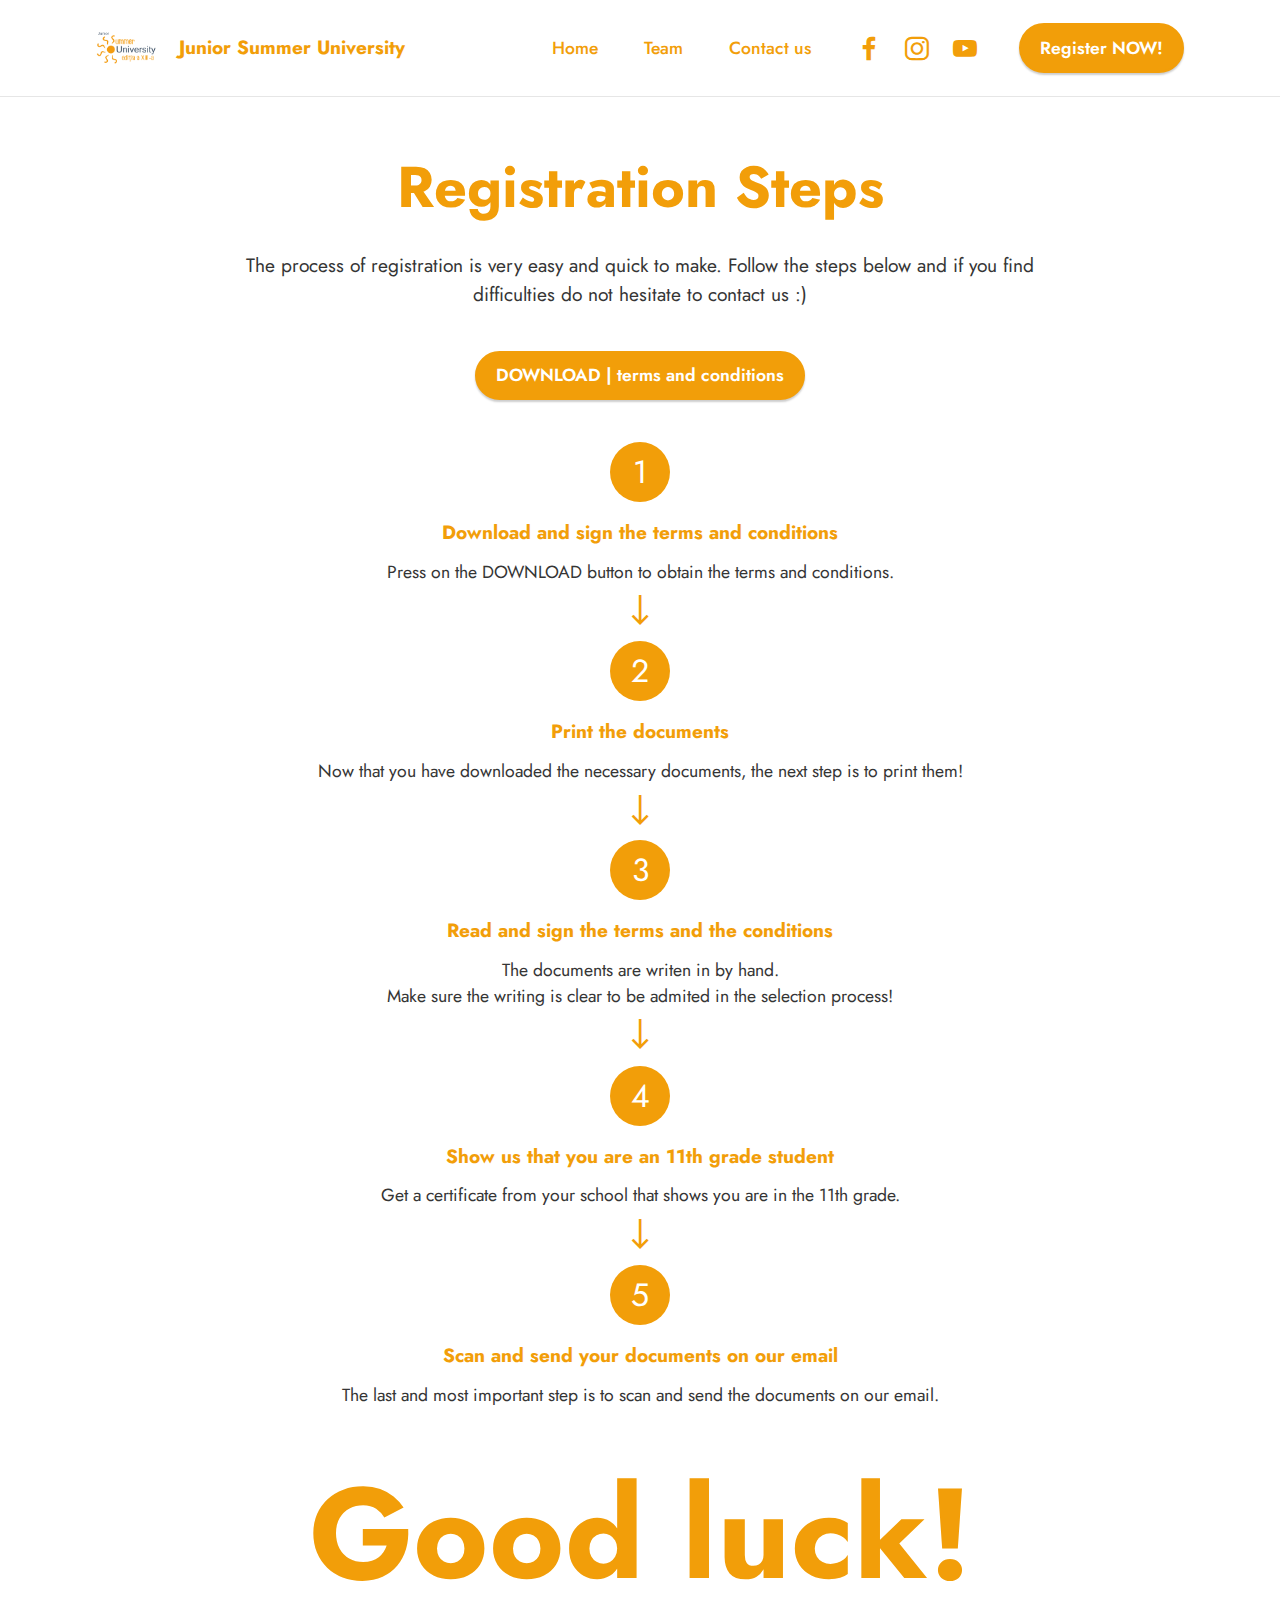
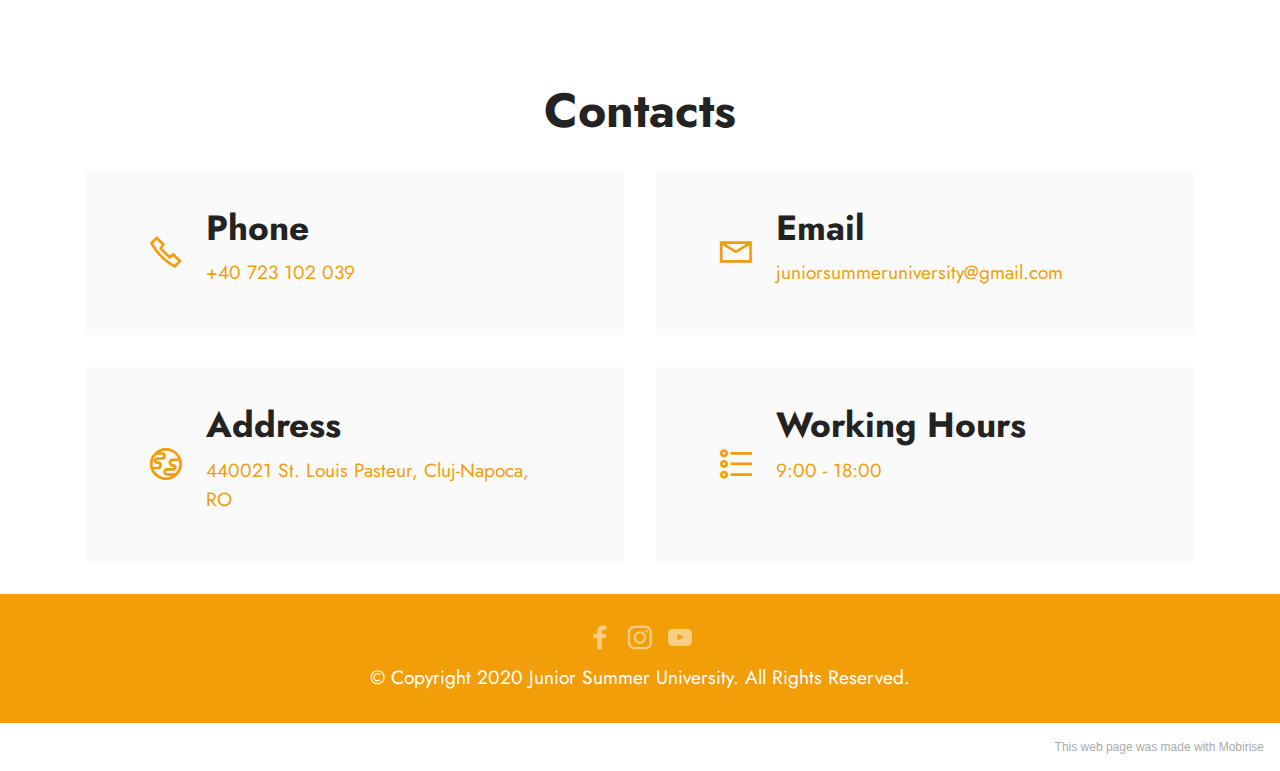
<file: registration.html>
<!DOCTYPE html>
<html  >
<head>
  <!-- Site made with Mobirise Website Builder v5.2.0, https://mobirise.com -->
  <meta charset="UTF-8">
  <meta http-equiv="X-UA-Compatible" content="IE=edge">
  <meta name="generator" content="Mobirise v5.2.0, mobirise.com">
  <meta name="viewport" content="width=device-width, initial-scale=1, minimum-scale=1">
  <link rel="shortcut icon" href="assets/images/logo-jsu-negru-121x121.png" type="image/x-icon">
  <meta name="description" content="">
  
  
  <title>Registration</title>
  <link rel="stylesheet" href="assets/web/assets/mobirise-icons2/mobirise2.css">
  <link rel="stylesheet" href="assets/tether/tether.min.css">
  <link rel="stylesheet" href="assets/bootstrap/css/bootstrap.min.css">
  <link rel="stylesheet" href="assets/bootstrap/css/bootstrap-grid.min.css">
  <link rel="stylesheet" href="assets/bootstrap/css/bootstrap-reboot.min.css">
  <link rel="stylesheet" href="assets/web/assets/gdpr-plugin/gdpr-styles.css">
  <link rel="stylesheet" href="assets/dropdown/css/style.css">
  <link rel="stylesheet" href="assets/socicon/css/styles.css">
  <link rel="stylesheet" href="assets/theme/css/style.css">
  <link rel="preload" as="style" href="assets/mobirise/css/mbr-additional.css"><link rel="stylesheet" href="assets/mobirise/css/mbr-additional.css" type="text/css">
  
  
  
  
</head>
<body>
  
  <section class="menu cid-s48OLK6784" once="menu" id="menu1-13">
    
    <nav class="navbar navbar-dropdown navbar-fixed-top navbar-expand-lg">
        <div class="container">
            <div class="navbar-brand">
                <span class="navbar-logo">
                    <a href="index.html">
                        <img src="assets/images/logo-jsu-negru-121x121.png" alt="Mobirise" style="height: 5rem;">
                    </a>
                </span>
                <span class="navbar-caption-wrap"><a class="navbar-caption text-primary display-7" href="index.html">Junior Summer University</a></span>
            </div>
            <button class="navbar-toggler" type="button" data-toggle="collapse" data-target="#navbarSupportedContent" aria-controls="navbarNavAltMarkup" aria-expanded="false" aria-label="Toggle navigation">
                <div class="hamburger">
                    <span></span>
                    <span></span>
                    <span></span>
                    <span></span>
                </div>
            </button>
            <div class="collapse navbar-collapse" id="navbarSupportedContent">
                <ul class="navbar-nav nav-dropdown" data-app-modern-menu="true"><li class="nav-item"><a class="nav-link link text-primary display-4" href="#" aria-expanded="false">Home</a></li>
                    <li class="nav-item"><a class="nav-link link text-primary display-4" href="team.html">
                            Team</a></li><li class="nav-item"><a class="nav-link link text-primary display-4" href="contact.html">Contact us</a></li></ul>
                <div class="icons-menu">
                    <a class="iconfont-wrapper" href="https://www.facebook.com/juniorsummeruniversity" target="_blank">
                        <span class="p-2 mbr-iconfont socicon-facebook socicon"></span>
                    </a>
                    <a class="iconfont-wrapper" href="https://www.instagram.com/juniorsummeruniversity/" target="_blank">
                        <span class="p-2 mbr-iconfont socicon-instagram socicon"></span>
                    </a>
                    <a class="iconfont-wrapper" href="https://www.youtube.com/channel/UCmMmDWYzTazRWD9SZhjhGJg" target="_blank">
                        <span class="p-2 mbr-iconfont socicon-youtube socicon"></span>
                    </a>
                    
                </div>
                <div class="navbar-buttons mbr-section-btn"><a class="btn btn-primary display-4" href="registration.html">
                        Register NOW!</a></div>
            </div>
        </div>
    </nav>

</section>

<section class="features20 cid-sjfdB3Hv9u" id="features21-15">

    
    
    <div class="container">
        <div class="row justify-content-center">
            <div class="col-md-12 col-lg-9">
                <div class="card-wrapper mb-4">
                    <div class="card-box align-center">
                        <h4 class="card-title mbr-fonts-style mb-4 display-1">
                            <strong>Registration Steps</strong></h4>
                        <p class="mbr-text mbr-fonts-style mb-4 display-7">
                            The process of registration is very easy and quick to make. Follow the steps below and if you find difficulties do not hesitate to contact us :)</p>
                        <div class="mbr-section-btn"><a class="btn btn-primary display-4" href="assets/files/Regulation-JuniorSummerUniversity2021Preamble.pdf">DOWNLOAD | terms and conditions</a></div>
                    </div>
                </div>
            </div>
            <div class="col-12 col-md-8">
                <div class="item mbr-flex">
                    <div class="icon-wrap w-100">
                        <div class="icon-box">
                            <span class="step-number mbr-fonts-style display-5">1</span>
                        </div>
                    </div>
                    <div class="text-box">
                        <h4 class="icon-title card-title mbr-black mbr-fonts-style display-7"><strong>Download and sign the terms and conditions</strong></h4>
                        <h5 class="icon-text mbr-black mbr-fonts-style display-4">Press on the DOWNLOAD button to obtain the terms and conditions.</h5>
                    </div>
                </div>
                <div class="item mbr-flex">
                    <div class="icon-wrap w-100">
                        <div class="icon-box">
                            <span class="step-number mbr-fonts-style display-5">2</span>
                        </div>
                    </div>
                    <div class="text-box">
                        <h4 class="icon-title card-title mbr-black mbr-fonts-style display-7">
                            <strong>Print the documents</strong></h4>
                        <h5 class="icon-text mbr-black mbr-fonts-style display-4">Now that you have downloaded the necessary documents, the next step is to print them!</h5>
                    </div>
                </div>
                <div class="item mbr-flex">
                    <div class="icon-wrap w-100">
                        <div class="icon-box">
                            <span class="step-number mbr-fonts-style display-5">3</span>
                        </div>
                    </div>
                    <div class="text-box">
                        <h4 class="icon-title card-title mbr-black mbr-fonts-style display-7">
                            <strong>Read and sign the terms and the conditions</strong></h4>
                        <h5 class="icon-text mbr-black mbr-fonts-style display-4">The documents are writen in by hand.<div>Make sure the writing is clear to be admited in the selection process!</div></h5>
                    </div>
                </div>
                <div class="item mbr-flex">
                    <div class="icon-wrap w-100">
                        <div class="icon-box">
                            <span class="step-number mbr-fonts-style display-5">4</span>
                        </div>
                    </div>
                    <div class="text-box">
                        <h4 class="icon-title card-title mbr-black mbr-fonts-style display-7">
                            <strong>Show us that you are an 11th grade student</strong></h4>
                        <h5 class="icon-text mbr-black mbr-fonts-style display-4">Get a certificate from your school that shows you are in the 11th grade.</h5>
                    </div>
                </div>
                <div class="item mbr-flex last">
                    <div class="icon-wrap w-100">
                        <div class="icon-box">
                            <span class="step-number mbr-fonts-style display-5">5</span>
                        </div>
                    </div>
                    <div class="text-box">
                        <h4 class="icon-title card-title mbr-black mbr-fonts-style display-7">
                            <strong>Scan and send your documents on our email</strong></h4>
                        <h5 class="icon-text mbr-black mbr-fonts-style display-4">The last and most important step is to scan and send the documents on our email.</h5>
                    </div>
                </div>
                
                
                
                
                
            </div>
        </div>
    </div>
</section>

<section class="features21 cid-sjpVFXUnt7" id="features22-17">

    
    
    <div class="container">
        <div class="row justify-content-center">
            <div class="col-12 col-md-8">
                <div class="item mbr-flex">
                    <div class="icon-box w-100">
                        <span class="step-number mbr-fonts-style display-1">Good luck!</span>
                    </div>
                    
                </div>
                
                
                
                
                
                
                
            </div>
        </div>
    </div>
</section>

<section class="contacts2 cid-sjpVzk3Bn9" id="contacts2-16">
    <!---->
    
    
    <div class="container">
        <div class="mbr-section-head">
            <h3 class="mbr-section-title mbr-fonts-style align-center mb-0 display-2">
                <strong>Contacts</strong>
            </h3>
            
        </div>
        <div class="row justify-content-center mt-4">
            <div class="card col-12 col-md-6">
                <div class="card-wrapper">
                    <div class="image-wrapper">
                        <span class="mbr-iconfont mobi-mbri-phone mobi-mbri"></span>
                    </div>
                    <div class="text-wrapper">
                        <h6 class="card-title mbr-fonts-style mb-1 display-5">
                            <strong>Phone</strong>
                        </h6>
                        <p class="mbr-text mbr-fonts-style display-7"><a href="tel:+40 723 102 039" class="text-primary">+40 723 102 039</a></p>
                    </div>
                </div>
            </div>
            <div class="card col-12 col-md-6">
                <div class="card-wrapper">
                    <div class="image-wrapper">
                        <span class="mbr-iconfont mobi-mbri-letter mobi-mbri"></span>
                    </div>
                    <div class="text-wrapper">
                        <h6 class="card-title mbr-fonts-style mb-1 display-5">
                            <strong>Email</strong>
                        </h6>
                        <p class="mbr-text mbr-fonts-style display-7"><a href="mailto:juniorsummeruniversity@gmail.com" class="text-primary">juniorsummeruniversity@gmail.com</a></p>
                    </div>
                </div>
            </div>
            <div class="card col-12 col-md-6">
                <div class="card-wrapper">
                    <div class="image-wrapper">
                        <span class="mbr-iconfont mobi-mbri-globe mobi-mbri"></span>
                    </div>
                    <div class="text-wrapper">
                        <h6 class="card-title mbr-fonts-style mb-1 display-5">
                            <strong>Address</strong>
                        </h6>
                        <p class="mbr-text mbr-fonts-style display-7">
                            440021 St. Louis Pasteur, Cluj-Napoca, RO&nbsp; &nbsp; &nbsp; &nbsp; &nbsp; &nbsp; &nbsp; &nbsp; &nbsp; &nbsp; &nbsp; &nbsp; &nbsp;</p>
                    </div>
                </div>
            </div>
            <div class="card col-12 col-md-6">
                <div class="card-wrapper">
                    <div class="image-wrapper">
                        <span class="mbr-iconfont mobi-mbri-bulleted-list mobi-mbri"></span>
                    </div>
                    <div class="text-wrapper">
                        <h6 class="card-title mbr-fonts-style mb-1 display-5">
                            <strong>Working Hours</strong>
                        </h6>
                        <p class="mbr-text mbr-fonts-style display-7">
                            9:00 - 18:00
                        </p>
                    </div>
                </div>
            </div>
        </div>
    </div>
</section>

<section class="footer3 cid-s48P1Icc8J" once="footers" id="footer3-14">

    

    

    <div class="container">
        <div class="media-container-row align-center mbr-white">
            
            <div class="row social-row">
                <div class="social-list align-right pb-2">
                    
                    
                    
                    
                    
                    
                <div class="soc-item">
                        <a href="https://www.facebook.com/juniorsummeruniversity" target="_blank">
                            <span class="mbr-iconfont mbr-iconfont-social socicon-facebook socicon"></span>
                        </a>
                    </div><div class="soc-item">
                        <a href="https://www.instagram.com/juniorsummeruniversity" target="_blank">
                            <span class="mbr-iconfont mbr-iconfont-social socicon-instagram socicon"></span>
                        </a>
                    </div><div class="soc-item">
                        <a href="https://www.youtube.com/channel/UCmMmDWYzTazRWD9SZhjhGJg" target="_blank">
                            <span class="mbr-iconfont mbr-iconfont-social socicon-youtube socicon"></span>
                        </a>
                    </div></div>
            </div>
            <div class="row row-copirayt">
                <p class="mbr-text mb-0 mbr-fonts-style mbr-white align-center display-7">
                    © Copyright 2020 Junior Summer University. All Rights Reserved.
                </p>
            </div>
        </div>
    </div>
</section><section style="background-color: #fff; font-family: -apple-system, BlinkMacSystemFont, 'Segoe UI', 'Roboto', 'Helvetica Neue', Arial, sans-serif; color:#aaa; font-size:12px; padding: 0; align-items: center; display: flex;"><a href="https://mobirise.site/f" style="flex: 1 1; height: 3rem; padding-left: 1rem;"></a><p style="flex: 0 0 auto; margin:0; padding-right:1rem;"><a href="https://mobirise.site/c" style="color:#aaa;">This</a> web page was made with Mobirise</p></section><script src="assets/web/assets/jquery/jquery.min.js"></script>  <script src="assets/popper/popper.min.js"></script>  <script src="assets/tether/tether.min.js"></script>  <script src="assets/bootstrap/js/bootstrap.min.js"></script>  <script src="assets/smoothscroll/smooth-scroll.js"></script>  <script src="assets/dropdown/js/nav-dropdown.js"></script>  <script src="assets/dropdown/js/navbar-dropdown.js"></script>  <script src="assets/touchswipe/jquery.touch-swipe.min.js"></script>  <script src="assets/theme/js/script.js"></script>  
  
  
</body>
</html>
</file>
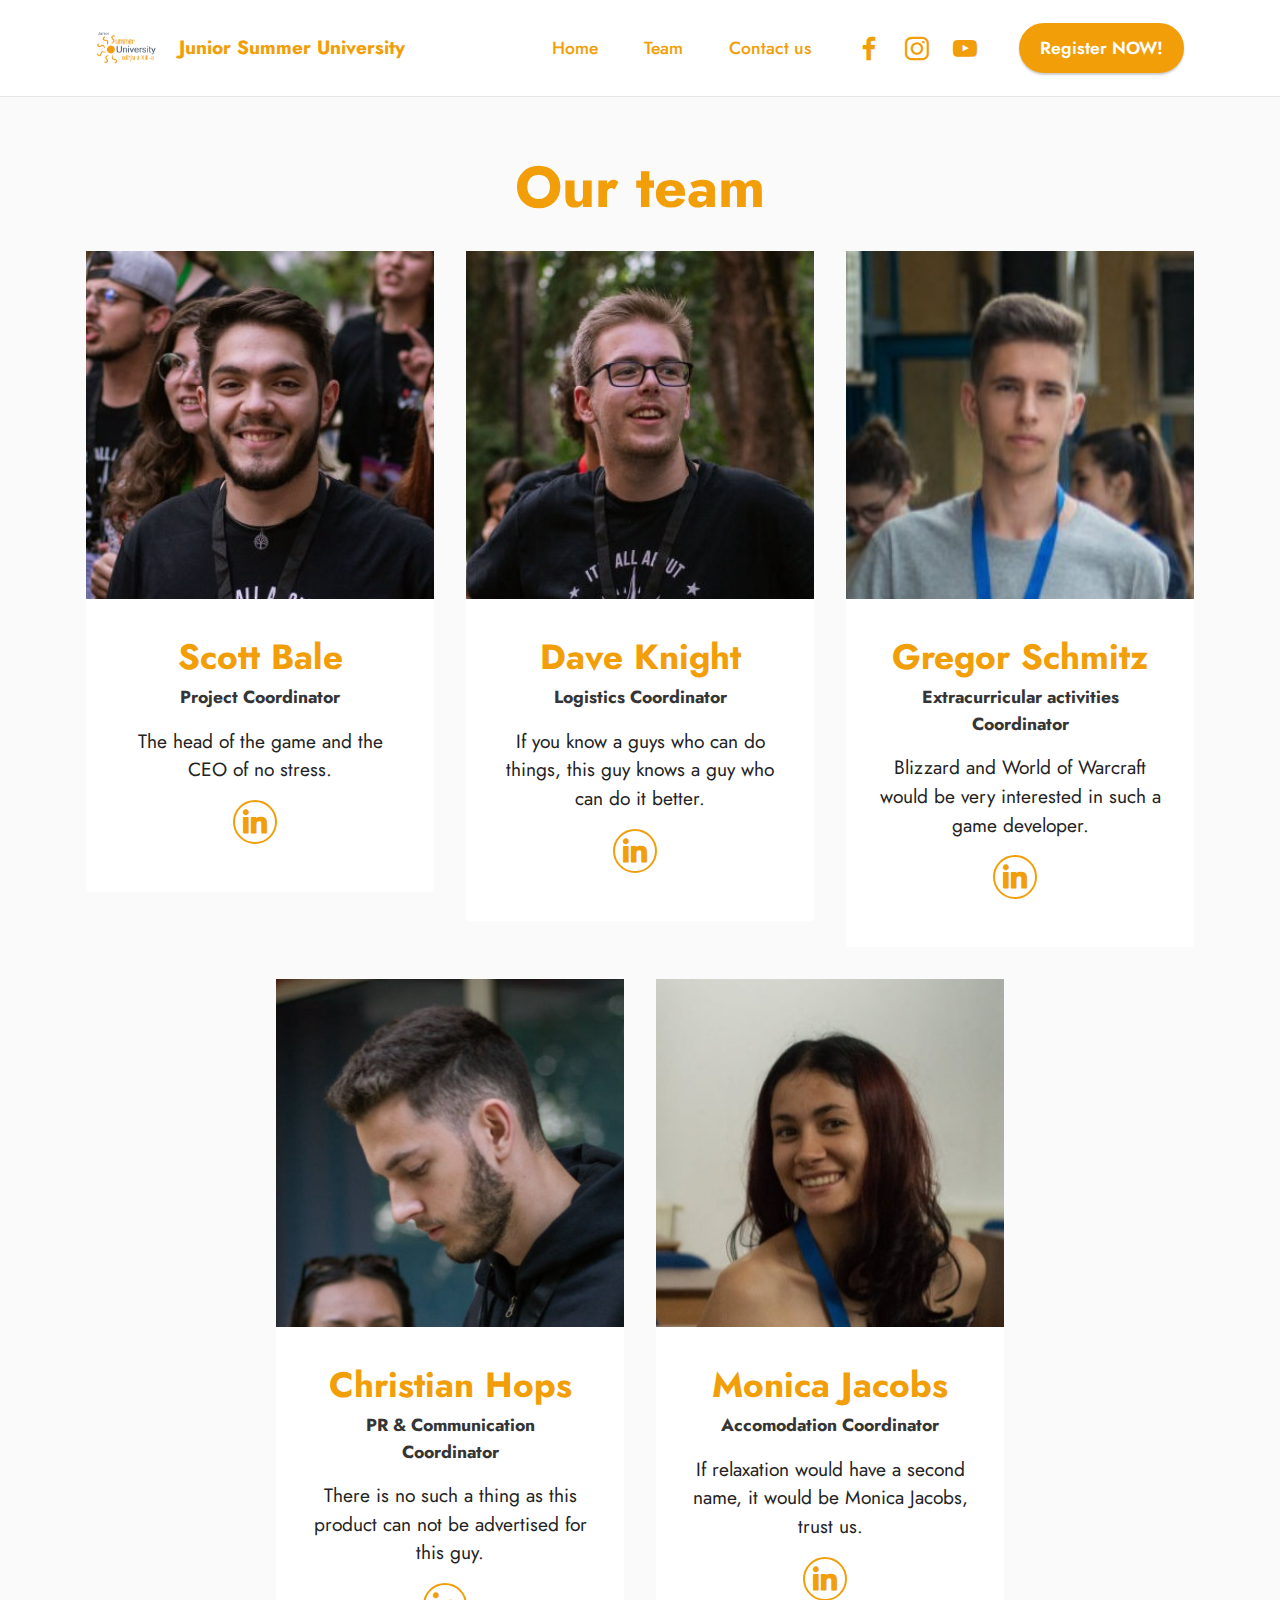
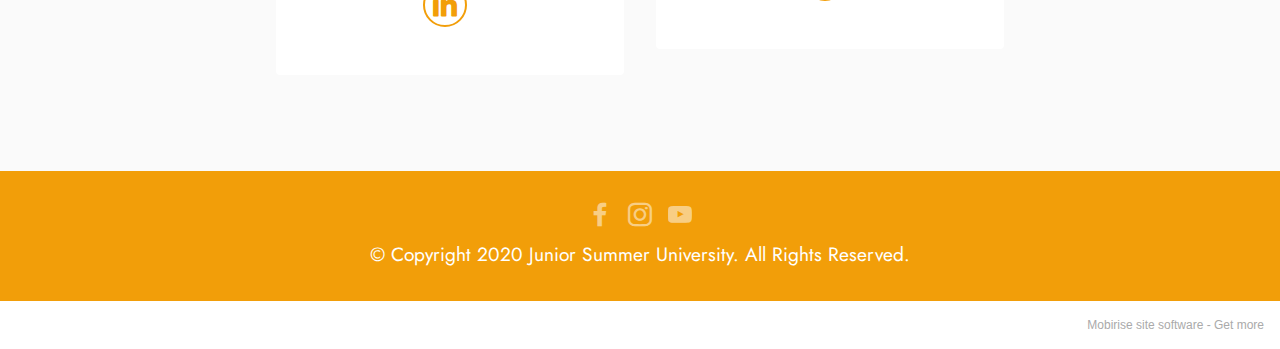
<file: team.html>
<!DOCTYPE html>
<html  >
<head>
  <!-- Site made with Mobirise Website Builder v5.2.0, https://mobirise.com -->
  <meta charset="UTF-8">
  <meta http-equiv="X-UA-Compatible" content="IE=edge">
  <meta name="generator" content="Mobirise v5.2.0, mobirise.com">
  <meta name="viewport" content="width=device-width, initial-scale=1, minimum-scale=1">
  <link rel="shortcut icon" href="assets/images/logo-jsu-negru-121x121.png" type="image/x-icon">
  <meta name="description" content="">
  
  
  <title>Team</title>
  <link rel="stylesheet" href="assets/tether/tether.min.css">
  <link rel="stylesheet" href="assets/bootstrap/css/bootstrap.min.css">
  <link rel="stylesheet" href="assets/bootstrap/css/bootstrap-grid.min.css">
  <link rel="stylesheet" href="assets/bootstrap/css/bootstrap-reboot.min.css">
  <link rel="stylesheet" href="assets/web/assets/gdpr-plugin/gdpr-styles.css">
  <link rel="stylesheet" href="assets/dropdown/css/style.css">
  <link rel="stylesheet" href="assets/socicon/css/styles.css">
  <link rel="stylesheet" href="assets/theme/css/style.css">
  <link rel="preload" as="style" href="assets/mobirise/css/mbr-additional.css"><link rel="stylesheet" href="assets/mobirise/css/mbr-additional.css" type="text/css">
  
  
  
  
</head>
<body>
  
  <section class="menu cid-s48OLK6784" once="menu" id="menu1-z">
    
    <nav class="navbar navbar-dropdown navbar-fixed-top navbar-expand-lg">
        <div class="container">
            <div class="navbar-brand">
                <span class="navbar-logo">
                    <a href="index.html">
                        <img src="assets/images/logo-jsu-negru-121x121.png" alt="Mobirise" style="height: 5rem;">
                    </a>
                </span>
                <span class="navbar-caption-wrap"><a class="navbar-caption text-primary display-7" href="index.html">Junior Summer University</a></span>
            </div>
            <button class="navbar-toggler" type="button" data-toggle="collapse" data-target="#navbarSupportedContent" aria-controls="navbarNavAltMarkup" aria-expanded="false" aria-label="Toggle navigation">
                <div class="hamburger">
                    <span></span>
                    <span></span>
                    <span></span>
                    <span></span>
                </div>
            </button>
            <div class="collapse navbar-collapse" id="navbarSupportedContent">
                <ul class="navbar-nav nav-dropdown" data-app-modern-menu="true"><li class="nav-item"><a class="nav-link link text-primary display-4" href="#" aria-expanded="false">Home</a></li>
                    <li class="nav-item"><a class="nav-link link text-primary display-4" href="team.html">
                            Team</a></li><li class="nav-item"><a class="nav-link link text-primary display-4" href="contact.html">Contact us</a></li></ul>
                <div class="icons-menu">
                    <a class="iconfont-wrapper" href="https://www.facebook.com/juniorsummeruniversity" target="_blank">
                        <span class="p-2 mbr-iconfont socicon-facebook socicon"></span>
                    </a>
                    <a class="iconfont-wrapper" href="https://www.instagram.com/juniorsummeruniversity/" target="_blank">
                        <span class="p-2 mbr-iconfont socicon-instagram socicon"></span>
                    </a>
                    <a class="iconfont-wrapper" href="https://www.youtube.com/channel/UCmMmDWYzTazRWD9SZhjhGJg" target="_blank">
                        <span class="p-2 mbr-iconfont socicon-youtube socicon"></span>
                    </a>
                    
                </div>
                <div class="navbar-buttons mbr-section-btn"><a class="btn btn-primary display-4" href="registration.html">
                        Register NOW!</a></div>
            </div>
        </div>
    </nav>

</section>

<section class="team1 cid-sjf71OWt7X" id="team1-12">
    

    
    <div class="container">
        <div class="row justify-content-center">
            <div class="col-12">
                <h3 class="mbr-section-title mbr-fonts-style align-center mb-4 display-1">
                    <strong>Our team</strong>
                </h3>
                
            </div>
            <div class="col-sm-6 col-lg-4">
                <div class="card-wrap">
                    <div class="image-wrap">
                        <img src="assets/images/67551104-2855488911132485-1359005683420233728-o-696x464.jpeg" alt="">
                    </div>
                    <div class="content-wrap">
                        <h5 class="mbr-section-title card-title mbr-fonts-style align-center m-0 display-5"><strong>Scott Bale</strong></h5>
                        <h6 class="mbr-role mbr-fonts-style align-center mb-3 display-4">
                            <strong>Project Coordinator</strong></h6>
                        <p class="card-text mbr-fonts-style align-center display-7">
                            The head of the game and the CEO of no stress.</p>
                        <div class="social-row display-7">
                            <div class="soc-item">
                                <a href="https://www.linkedin.com/in/albert-briciu-5b8aab1b1/" target="_blank">
                                    <span class="mbr-iconfont socicon-linkedin socicon"></span>
                                </a>
                            </div>
                            
                            
                            
                            
                        </div>
                        
                    </div>
                </div>
            </div>

            <div class="col-sm-6 col-lg-4">
                <div class="card-wrap">
                    <div class="image-wrap">
                        <img src="assets/images/67324043-2855488554465854-783292513124352000-o-696x464.jpeg" alt="">
                    </div>
                    <div class="content-wrap">
                        <h5 class="mbr-section-title card-title mbr-fonts-style align-center m-0 display-5"><strong>Dave Knight</strong></h5>
                        <h6 class="mbr-role mbr-fonts-style align-center mb-3 display-4">
                            <strong>Logistics Coordinator</strong></h6>
                        <p class="card-text mbr-fonts-style align-center display-7">
                            If you know a guys who can do things, this guy knows a guy who can do it better.</p>
                        <div class="social-row display-7">
                            <div class="soc-item">
                                <a href="https://www.linkedin.com/in/garyvaynerchuk/" target="_blank">
                                    <span class="mbr-iconfont socicon-linkedin socicon"></span>
                                </a>
                            </div>
                            
                            
                            
                            
                        </div>
                        
                    </div>
                </div>
            </div>

            <div class="col-sm-6 col-lg-4">
                <div class="card-wrap">
                    <div class="image-wrap">
                        <img src="assets/images/39916163-2315062675175114-1836407623541325824-o-696x463.jpeg" alt="">
                    </div>
                    <div class="content-wrap">
                        <h5 class="mbr-section-title card-title mbr-fonts-style align-center m-0 display-5"><strong>Gregor Schmitz</strong></h5>
                        <h6 class="mbr-role mbr-fonts-style align-center mb-3 display-4"><strong>Extracurricular activities Coordinator</strong></h6>
                        <p class="card-text mbr-fonts-style align-center display-7">Blizzard and World of Warcraft would be very interested in such a game developer.</p>
                        <div class="social-row display-7">
                            <div class="soc-item">
                                <a href="https://www.linkedin.com/in/williamhgates/" target="_blank">
                                    <span class="mbr-iconfont socicon-linkedin socicon"></span>
                                </a>
                            </div>
                            
                            
                            
                            
                        </div>
                        
                    </div>
                </div>
            </div>

            
        </div>
    </div>
</section>

<section class="team1 cid-sjf6xhtpMy" id="team1-11">
    

    
    <div class="container">
        <div class="row justify-content-center">
            
            <div class="col-sm-6 col-lg-4">
                <div class="card-wrap">
                    <div class="image-wrap">
                        <img src="assets/images/67228552-2855490321132344-7762776156247425024-o-696x1044.jpeg" alt="">
                    </div>
                    <div class="content-wrap">
                        <h5 class="mbr-section-title card-title mbr-fonts-style align-center m-0 display-5"><strong>Christian Hops</strong></h5>
                        <h6 class="mbr-role mbr-fonts-style align-center mb-3 display-4">
                            <strong>PR &amp; Communication </strong><br><strong>Coordinator</strong></h6>
                        <p class="card-text mbr-fonts-style align-center display-7">
                            There is no such a thing as this product can not be advertised for this guy.
                        </p>
                        <div class="social-row display-7">
                            <div class="soc-item">
                                <a href="https://www.linkedin.com/in/ionelrares/" target="_blank">
                                    <span class="mbr-iconfont socicon-linkedin socicon"></span>
                                </a>
                            </div>
                            
                            
                            
                            
                        </div>
                        
                    </div>
                </div>
            </div>

            <div class="col-sm-6 col-lg-4">
                <div class="card-wrap">
                    <div class="image-wrap">
                        <img src="assets/images/39760678-2315062075175174-320467941113987072-o-696x463.jpeg" alt="">
                    </div>
                    <div class="content-wrap">
                        <h5 class="mbr-section-title card-title mbr-fonts-style align-center m-0 display-5"><strong>Monica&nbsp;</strong><strong>Jacobs</strong></h5>
                        <h6 class="mbr-role mbr-fonts-style align-center mb-3 display-4">
                            <strong>Accomodation Coordinator</strong></h6>
                        <p class="card-text mbr-fonts-style align-center display-7">If relaxation would have a second name, it would be Monica Jacobs, trust us.
                        </p>
                        <div class="social-row display-7">
                            <div class="soc-item">
                                <a href="https://www.linkedin.com/in/monica-jacobs-85070473/" target="_blank">
                                    <span class="mbr-iconfont socicon-linkedin socicon"></span>
                                </a>
                            </div>
                            
                            
                            
                            
                        </div>
                        
                    </div>
                </div>
            </div>

            

            
        </div>
    </div>
</section>

<section class="footer3 cid-s48P1Icc8J" once="footers" id="footer3-10">

    

    

    <div class="container">
        <div class="media-container-row align-center mbr-white">
            
            <div class="row social-row">
                <div class="social-list align-right pb-2">
                    
                    
                    
                    
                    
                    
                <div class="soc-item">
                        <a href="https://www.facebook.com/juniorsummeruniversity" target="_blank">
                            <span class="mbr-iconfont mbr-iconfont-social socicon-facebook socicon"></span>
                        </a>
                    </div><div class="soc-item">
                        <a href="https://www.instagram.com/juniorsummeruniversity" target="_blank">
                            <span class="mbr-iconfont mbr-iconfont-social socicon-instagram socicon"></span>
                        </a>
                    </div><div class="soc-item">
                        <a href="https://www.youtube.com/channel/UCmMmDWYzTazRWD9SZhjhGJg" target="_blank">
                            <span class="mbr-iconfont mbr-iconfont-social socicon-youtube socicon"></span>
                        </a>
                    </div></div>
            </div>
            <div class="row row-copirayt">
                <p class="mbr-text mb-0 mbr-fonts-style mbr-white align-center display-7">
                    © Copyright 2020 Junior Summer University. All Rights Reserved.
                </p>
            </div>
        </div>
    </div>
</section><section style="background-color: #fff; font-family: -apple-system, BlinkMacSystemFont, 'Segoe UI', 'Roboto', 'Helvetica Neue', Arial, sans-serif; color:#aaa; font-size:12px; padding: 0; align-items: center; display: flex;"><a href="https://mobirise.site/t" style="flex: 1 1; height: 3rem; padding-left: 1rem;"></a><p style="flex: 0 0 auto; margin:0; padding-right:1rem;">Mobirise site software - <a href="https://mobirise.site/o" style="color:#aaa;">Get more</a></p></section><script src="assets/web/assets/jquery/jquery.min.js"></script>  <script src="assets/popper/popper.min.js"></script>  <script src="assets/tether/tether.min.js"></script>  <script src="assets/bootstrap/js/bootstrap.min.js"></script>  <script src="assets/smoothscroll/smooth-scroll.js"></script>  <script src="assets/dropdown/js/nav-dropdown.js"></script>  <script src="assets/dropdown/js/navbar-dropdown.js"></script>  <script src="assets/touchswipe/jquery.touch-swipe.min.js"></script>  <script src="assets/theme/js/script.js"></script>  
  
  
</body>
</html>
</file>
<file: assets/web/assets/mobirise-icons2/mobirise2.css>
@font-face {
  font-family: 'Moririse2';
  font-display: swap;
  src:  url('mobirise2.eot?f2bix4');
  src:  url('mobirise2.eot?f2bix4#iefix') format('embedded-opentype'),
    url('mobirise2.ttf?f2bix4') format('truetype'),
    url('mobirise2.woff?f2bix4') format('woff'),
    url('mobirise2.svg?f2bix4#mobirise2') format('svg');
  font-weight: normal;
  font-style: normal;
}

[class^="mobi-"], [class*=" mobi-"] {
  /* use !important to prevent issues with browser extensions that change fonts */
  font-family: 'Moririse2' !important;
  speak: none;
  font-style: normal;
  font-weight: normal;
  font-variant: normal;
  text-transform: none;
  line-height: 1;

  /* Better Font Rendering =========== */
  -webkit-font-smoothing: antialiased;
  -moz-osx-font-smoothing: grayscale;
}

.mobi-mbri-add-submenu:before {
  content: "\e900";
}
.mobi-mbri-alert:before {
  content: "\e901";
}
.mobi-mbri-align-center:before {
  content: "\e902";
}
.mobi-mbri-align-justify:before {
  content: "\e903";
}
.mobi-mbri-align-left:before {
  content: "\e904";
}
.mobi-mbri-align-right:before {
  content: "\e905";
}
.mobi-mbri-android:before {
  content: "\e906";
}
.mobi-mbri-apple:before {
  content: "\e907";
}
.mobi-mbri-arrow-down:before {
  content: "\e908";
}
.mobi-mbri-arrow-next:before {
  content: "\e909";
}
.mobi-mbri-arrow-prev:before {
  content: "\e90a";
}
.mobi-mbri-arrow-up:before {
  content: "\e90b";
}
.mobi-mbri-bold:before {
  content: "\e90c";
}
.mobi-mbri-bookmark:before {
  content: "\e90d";
}
.mobi-mbri-bootstrap:before {
  content: "\e90e";
}
.mobi-mbri-briefcase:before {
  content: "\e90f";
}
.mobi-mbri-browse:before {
  content: "\e910";
}
.mobi-mbri-bulleted-list:before {
  content: "\e911";
}
.mobi-mbri-calendar:before {
  content: "\e912";
}
.mobi-mbri-camera:before {
  content: "\e913";
}
.mobi-mbri-cart-add:before {
  content: "\e914";
}
.mobi-mbri-cart-full:before {
  content: "\e915";
}
.mobi-mbri-cash:before {
  content: "\e916";
}
.mobi-mbri-change-style:before {
  content: "\e917";
}
.mobi-mbri-chat:before {
  content: "\e918";
}
.mobi-mbri-clock:before {
  content: "\e919";
}
.mobi-mbri-close:before {
  content: "\e91a";
}
.mobi-mbri-cloud:before {
  content: "\e91b";
}
.mobi-mbri-code:before {
  content: "\e91c";
}
.mobi-mbri-contact-form:before {
  content: "\e91d";
}
.mobi-mbri-credit-card:before {
  content: "\e91e";
}
.mobi-mbri-cursor-click:before {
  content: "\e91f";
}
.mobi-mbri-cust-feedback:before {
  content: "\e920";
}
.mobi-mbri-database:before {
  content: "\e921";
}
.mobi-mbri-delivery:before {
  content: "\e922";
}
.mobi-mbri-desktop:before {
  content: "\e923";
}
.mobi-mbri-devices:before {
  content: "\e924";
}
.mobi-mbri-down:before {
  content: "\e925";
}
.mobi-mbri-download-2:before {
  content: "\e926";
}
.mobi-mbri-download:before {
  content: "\e927";
}
.mobi-mbri-drag-n-drop-2:before {
  content: "\e928";
}
.mobi-mbri-drag-n-drop:before {
  content: "\e929";
}
.mobi-mbri-edit-2:before {
  content: "\e92a";
}
.mobi-mbri-edit:before {
  content: "\e92b";
}
.mobi-mbri-error:before {
  content: "\e92c";
}
.mobi-mbri-extension:before {
  content: "\e92d";
}
.mobi-mbri-features:before {
  content: "\e92e";
}
.mobi-mbri-file:before {
  content: "\e92f";
}
.mobi-mbri-flag:before {
  content: "\e930";
}
.mobi-mbri-folder:before {
  content: "\e931";
}
.mobi-mbri-gift:before {
  content: "\e932";
}
.mobi-mbri-github:before {
  content: "\e933";
}
.mobi-mbri-globe-2:before {
  content: "\e934";
}
.mobi-mbri-globe:before {
  content: "\e935";
}
.mobi-mbri-growing-chart:before {
  content: "\e936";
}
.mobi-mbri-hearth:before {
  content: "\e937";
}
.mobi-mbri-help:before {
  content: "\e938";
}
.mobi-mbri-home:before {
  content: "\e939";
}
.mobi-mbri-hot-cup:before {
  content: "\e93a";
}
.mobi-mbri-idea:before {
  content: "\e93b";
}
.mobi-mbri-image-gallery:before {
  content: "\e93c";
}
.mobi-mbri-image-slider:before {
  content: "\e93d";
}
.mobi-mbri-info:before {
  content: "\e93e";
}
.mobi-mbri-italic:before {
  content: "\e93f";
}
.mobi-mbri-key:before {
  content: "\e940";
}
.mobi-mbri-laptop:before {
  content: "\e941";
}
.mobi-mbri-layers:before {
  content: "\e942";
}
.mobi-mbri-left-right:before {
  content: "\e943";
}
.mobi-mbri-left:before {
  content: "\e944";
}
.mobi-mbri-letter:before {
  content: "\e945";
}
.mobi-mbri-like:before {
  content: "\e946";
}
.mobi-mbri-link:before {
  content: "\e947";
}
.mobi-mbri-lock:before {
  content: "\e948";
}
.mobi-mbri-login:before {
  content: "\e949";
}
.mobi-mbri-logout:before {
  content: "\e94a";
}
.mobi-mbri-magic-stick:before {
  content: "\e94b";
}
.mobi-mbri-map-pin:before {
  content: "\e94c";
}
.mobi-mbri-menu:before {
  content: "\e94d";
}
.mobi-mbri-mobile-2:before {
  content: "\e94e";
}
.mobi-mbri-mobile-horizontal:before {
  content: "\e94f";
}
.mobi-mbri-mobile:before {
  content: "\e950";
}
.mobi-mbri-mobirise:before {
  content: "\e951";
}
.mobi-mbri-more-horizontal:before {
  content: "\e952";
}
.mobi-mbri-more-vertical:before {
  content: "\e953";
}
.mobi-mbri-music:before {
  content: "\e954";
}
.mobi-mbri-new-file:before {
  content: "\e955";
}
.mobi-mbri-numbered-list:before {
  content: "\e956";
}
.mobi-mbri-opened-folder:before {
  content: "\e957";
}
.mobi-mbri-pages:before {
  content: "\e958";
}
.mobi-mbri-paper-plane:before {
  content: "\e959";
}
.mobi-mbri-paperclip:before {
  content: "\e95a";
}
.mobi-mbri-phone:before {
  content: "\e95b";
}
.mobi-mbri-photo:before {
  content: "\e95c";
}
.mobi-mbri-photos:before {
  content: "\e95d";
}
.mobi-mbri-pin:before {
  content: "\e95e";
}
.mobi-mbri-play:before {
  content: "\e95f";
}
.mobi-mbri-plus:before {
  content: "\e960";
}
.mobi-mbri-preview:before {
  content: "\e961";
}
.mobi-mbri-print:before {
  content: "\e962";
}
.mobi-mbri-protect:before {
  content: "\e963";
}
.mobi-mbri-question:before {
  content: "\e964";
}
.mobi-mbri-quote-left:before {
  content: "\e965";
}
.mobi-mbri-quote-right:before {
  content: "\e966";
}
.mobi-mbri-redo:before {
  content: "\e967";
}
.mobi-mbri-refresh:before {
  content: "\e968";
}
.mobi-mbri-responsive-2:before {
  content: "\e969";
}
.mobi-mbri-responsive:before {
  content: "\e96a";
}
.mobi-mbri-right:before {
  content: "\e96b";
}
.mobi-mbri-rocket:before {
  content: "\e96c";
}
.mobi-mbri-sad-face:before {
  content: "\e96d";
}
.mobi-mbri-sale:before {
  content: "\e96e";
}
.mobi-mbri-save:before {
  content: "\e96f";
}
.mobi-mbri-search:before {
  content: "\e970";
}
.mobi-mbri-setting-2:before {
  content: "\e971";
}
.mobi-mbri-setting-3:before {
  content: "\e972";
}
.mobi-mbri-setting:before {
  content: "\e973";
}
.mobi-mbri-share:before {
  content: "\e974";
}
.mobi-mbri-shopping-bag:before {
  content: "\e975";
}
.mobi-mbri-shopping-basket:before {
  content: "\e976";
}
.mobi-mbri-shopping-cart:before {
  content: "\e977";
}
.mobi-mbri-sites:before {
  content: "\e978";
}
.mobi-mbri-smile-face:before {
  content: "\e979";
}
.mobi-mbri-speed:before {
  content: "\e97a";
}
.mobi-mbri-star:before {
  content: "\e97b";
}
.mobi-mbri-success:before {
  content: "\e97c";
}
.mobi-mbri-sun:before {
  content: "\e97d";
}
.mobi-mbri-sun2:before {
  content: "\e97e";
}
.mobi-mbri-tablet-vertical:before {
  content: "\e97f";
}
.mobi-mbri-tablet:before {
  content: "\e980";
}
.mobi-mbri-target:before {
  content: "\e981";
}
.mobi-mbri-timer:before {
  content: "\e982";
}
.mobi-mbri-to-ftp:before {
  content: "\e983";
}
.mobi-mbri-to-local-drive:before {
  content: "\e984";
}
.mobi-mbri-touch-swipe:before {
  content: "\e985";
}
.mobi-mbri-touch:before {
  content: "\e986";
}
.mobi-mbri-trash:before {
  content: "\e987";
}
.mobi-mbri-underline:before {
  content: "\e988";
}
.mobi-mbri-undo:before {
  content: "\e989";
}
.mobi-mbri-unlink:before {
  content: "\e98a";
}
.mobi-mbri-unlock:before {
  content: "\e98b";
}
.mobi-mbri-up-down:before {
  content: "\e98c";
}
.mobi-mbri-up:before {
  content: "\e98d";
}
.mobi-mbri-update:before {
  content: "\e98e";
}
.mobi-mbri-upload-2:before {
  content: "\e98f";
}
.mobi-mbri-upload:before {
  content: "\e990";
}
.mobi-mbri-user-2:before {
  content: "\e991";
}
.mobi-mbri-user:before {
  content: "\e992";
}
.mobi-mbri-users:before {
  content: "\e993";
}
.mobi-mbri-video-play:before {
  content: "\e994";
}
.mobi-mbri-video:before {
  content: "\e995";
}
.mobi-mbri-watch:before {
  content: "\e996";
}
.mobi-mbri-website-theme-2:before {
  content: "\e997";
}
.mobi-mbri-website-theme:before {
  content: "\e998";
}
.mobi-mbri-wifi:before {
  content: "\e999";
}
.mobi-mbri-windows:before {
  content: "\e99a";
}
.mobi-mbri-zoom-in:before {
  content: "\e99b";
}
.mobi-mbri-zoom-out:before {
  content: "\e99c";
}
</file>
<file: assets/web/assets/mobirise-icons-bold/mobirise-icons-bold.css>
@font-face {
  font-family: 'mobirise-icons-bold';
  font-display: swap;
  src:  url('mobirise-icons-bold.eot?m1l4yr');
  src:  url('mobirise-icons-bold.eot?m1l4yr#iefix') format('embedded-opentype'),
    url('mobirise-icons-bold.ttf?m1l4yr') format('truetype'),
    url('mobirise-icons-bold.woff?m1l4yr') format('woff'),
    url('mobirise-icons-bold.svg?m1l4yr#mobirise-icons-bold') format('svg');
  font-weight: normal;
  font-style: normal;
}

[class^="mbrib-"], [class*="mbrib-"] {
  /* use !important to prevent issues with browser extensions that change fonts */
  font-family: 'mobirise-icons-bold' !important;
  speak: none;
  font-style: normal;
  font-weight: normal;
  font-variant: normal;
  text-transform: none;
  line-height: 1;

  /* Better Font Rendering =========== */
  -webkit-font-smoothing: antialiased;
  -moz-osx-font-smoothing: grayscale;
}

.mbrib-add-submenu:before {
  content: "\e900";
}
.mbrib-alert:before {
  content: "\e901";
}
.mbrib-align-center:before {
  content: "\e902";
}
.mbrib-align-justify:before {
  content: "\e903";
}
.mbrib-align-left:before {
  content: "\e904";
}
.mbrib-align-right:before {
  content: "\e905";
}
.mbrib-android:before {
  content: "\e906";
}
.mbrib-apple:before {
  content: "\e907";
}
.mbrib-arrow-down:before {
  content: "\e908";
}
.mbrib-arrow-next:before {
  content: "\e909";
}
.mbrib-arrow-prev:before {
  content: "\e90a";
}
.mbrib-arrow-up:before {
  content: "\e90b";
}
.mbrib-bold:before {
  content: "\e90c";
}
.mbrib-bookmark:before {
  content: "\e90d";
}
.mbrib-bootstrap:before {
  content: "\e90e";
}
.mbrib-briefcase:before {
  content: "\e90f";
}
.mbrib-browse:before {
  content: "\e910";
}
.mbrib-bulleted-list:before {
  content: "\e911";
}
.mbrib-calendar:before {
  content: "\e912";
}
.mbrib-camera:before {
  content: "\e913";
}
.mbrib-cart-add:before {
  content: "\e914";
}
.mbrib-cart-full:before {
  content: "\e915";
}
.mbrib-cash:before {
  content: "\e916";
}
.mbrib-change-style:before {
  content: "\e917";
}
.mbrib-chat:before {
  content: "\e918";
}
.mbrib-clock:before {
  content: "\e919";
}
.mbrib-close:before {
  content: "\e91a";
}
.mbrib-cloud:before {
  content: "\e91b";
}
.mbrib-code:before {
  content: "\e91c";
}
.mbrib-contact-form:before {
  content: "\e91d";
}
.mbrib-credit-card:before {
  content: "\e91e";
}
.mbrib-cursor-click:before {
  content: "\e91f";
}
.mbrib-cust-feedback:before {
  content: "\e920";
}
.mbrib-database:before {
  content: "\e921";
}
.mbrib-delivery:before {
  content: "\e922";
}
.mbrib-desktop:before {
  content: "\e923";
}
.mbrib-devices:before {
  content: "\e924";
}
.mbrib-down:before {
  content: "\e925";
}
.mbrib-download:before {
  content: "\e926";
}
.mbrib-drag-n-drop:before {
  content: "\e927";
}
.mbrib-drag-n-drop2:before {
  content: "\e928";
}
.mbrib-edit:before {
  content: "\e929";
}
.mbrib-edit2:before {
  content: "\e92a";
}
.mbrib-error:before {
  content: "\e92b";
}
.mbrib-extension:before {
  content: "\e92c";
}
.mbrib-features:before {
  content: "\e92d";
}
.mbrib-file:before {
  content: "\e92e";
}
.mbrib-flag:before {
  content: "\e92f";
}
.mbrib-folder:before {
  content: "\e930";
}
.mbrib-gift:before {
  content: "\e931";
}
.mbrib-github:before {
  content: "\e932";
}
.mbrib-globe-2:before {
  content: "\e933";
}
.mbrib-globe:before {
  content: "\e934";
}
.mbrib-growing-chart:before {
  content: "\e935";
}
.mbrib-hearth:before {
  content: "\e936";
}
.mbrib-help:before {
  content: "\e937";
}
.mbrib-home:before {
  content: "\e938";
}
.mbrib-hot-cup:before {
  content: "\e939";
}
.mbrib-idea:before {
  content: "\e93a";
}
.mbrib-image-gallery:before {
  content: "\e93b";
}
.mbrib-image-slider:before {
  content: "\e93c";
}
.mbrib-info:before {
  content: "\e93d";
}
.mbrib-italic:before {
  content: "\e93e";
}
.mbrib-key:before {
  content: "\e93f";
}
.mbrib-laptop:before {
  content: "\e940";
}
.mbrib-layers:before {
  content: "\e941";
}
.mbrib-left-right:before {
  content: "\e942";
}
.mbrib-left:before {
  content: "\e943";
}
.mbrib-letter:before {
  content: "\e944";
}
.mbrib-like:before {
  content: "\e945";
}
.mbrib-link:before {
  content: "\e946";
}
.mbrib-lock:before {
  content: "\e947";
}
.mbrib-login:before {
  content: "\e948";
}
.mbrib-logout:before {
  content: "\e949";
}
.mbrib-magic-stick:before {
  content: "\e94a";
}
.mbrib-map-pin:before {
  content: "\e94b";
}
.mbrib-menu:before {
  content: "\e94c";
}
.mbrib-mobile:before {
  content: "\e94d";
}
.mbrib-mobile2:before {
  content: "\e94e";
}
.mbrib-mobirise:before {
  content: "\e94f";
}
.mbrib-more-horizontal:before {
  content: "\e950";
}
.mbrib-more-vertical:before {
  content: "\e951";
}
.mbrib-music:before {
  content: "\e952";
}
.mbrib-new-file:before {
  content: "\e953";
}
.mbrib-numbered-list:before {
  content: "\e954";
}
.mbrib-opened-folder:before {
  content: "\e955";
}
.mbrib-pages:before {
  content: "\e956";
}
.mbrib-paper-plane:before {
  content: "\e957";
}
.mbrib-paperclip:before {
  content: "\e958";
}
.mbrib-photo:before {
  content: "\e959";
}
.mbrib-photos:before {
  content: "\e95a";
}
.mbrib-pin:before {
  content: "\e95b";
}
.mbrib-play:before {
  content: "\e95c";
}
.mbrib-plus:before {
  content: "\e95d";
}
.mbrib-preview:before {
  content: "\e95e";
}
.mbrib-print:before {
  content: "\e95f";
}
.mbrib-protect:before {
  content: "\e960";
}
.mbrib-question:before {
  content: "\e961";
}
.mbrib-quote-left:before {
  content: "\e962";
}
.mbrib-quote-right:before {
  content: "\e963";
}
.mbrib-redo:before {
  content: "\e964";
}
.mbrib-refresh:before {
  content: "\e965";
}
.mbrib-responsive:before {
  content: "\e966";
}
.mbrib-right:before {
  content: "\e967";
}
.mbrib-rocket:before {
  content: "\e968";
}
.mbrib-sad-face:before {
  content: "\e969";
}
.mbrib-sale:before {
  content: "\e96a";
}
.mbrib-save:before {
  content: "\e96b";
}
.mbrib-search:before {
  content: "\e96c";
}
.mbrib-setting:before {
  content: "\e96d";
}
.mbrib-setting2:before {
  content: "\e96e";
}
.mbrib-setting3:before {
  content: "\e96f";
}
.mbrib-share:before {
  content: "\e970";
}
.mbrib-shopping-bag:before {
  content: "\e971";
}
.mbrib-shopping-basket:before {
  content: "\e972";
}
.mbrib-shopping-cart:before {
  content: "\e973";
}
.mbrib-sites:before {
  content: "\e974";
}
.mbrib-smile-face:before {
  content: "\e975";
}
.mbrib-speed:before {
  content: "\e976";
}
.mbrib-star:before {
  content: "\e977";
}
.mbrib-success:before {
  content: "\e978";
}
.mbrib-sun:before {
  content: "\e979";
}
.mbrib-sun2:before {
  content: "\e97a";
}
.mbrib-tablet-vertical:before {
  content: "\e97b";
}
.mbrib-tablet:before {
  content: "\e97c";
}
.mbrib-target:before {
  content: "\e97d";
}
.mbrib-timer:before {
  content: "\e97e";
}
.mbrib-to-ftp:before {
  content: "\e97f";
}
.mbrib-to-local-drive:before {
  content: "\e980";
}
.mbrib-touch-swipe:before {
  content: "\e981";
}
.mbrib-touch:before {
  content: "\e982";
}
.mbrib-trash:before {
  content: "\e983";
}
.mbrib-underline:before {
  content: "\e984";
}
.mbrib-undo:before {
  content: "\e985";
}
.mbrib-unlink:before {
  content: "\e986";
}
.mbrib-unlock:before {
  content: "\e987";
}
.mbrib-up-down:before {
  content: "\e988";
}
.mbrib-up:before {
  content: "\e989";
}
.mbrib-update:before {
  content: "\e98a";
}
.mbrib-upload:before {
  content: "\e98b";
}
.mbrib-user:before {
  content: "\e98c";
}
.mbrib-user2:before {
  content: "\e98d";
}
.mbrib-users:before {
  content: "\e98e";
}
.mbrib-video-play:before {
  content: "\e98f";
}
.mbrib-video:before {
  content: "\e990";
}
.mbrib-watch:before {
  content: "\e991";
}
.mbrib-website-theme:before {
  content: "\e992";
}
.mbrib-wifi:before {
  content: "\e993";
}
.mbrib-windows:before {
  content: "\e994";
}
.mbrib-zoom-out:before {
  content: "\e995";
}
</file>
<file: assets/web/assets/gdpr-plugin/gdpr-styles.css>
.gdpr-block {
    padding: 10px;
    font-size: 14px;
    display: block;
    width: 100%;
    text-align: center;
}
.gdpr-block.covert {
	display: none;
}
.textGDPR {
    position: relative;
}
.gdpr-block label span.textGDPR input[name='gdpr']{
    width: 15px;
    height: 15px;
    margin: 0;
    position: absolute;
    top: 3px;
    left: -20px;
}
.gdpr-block label {
    color: #a7a7a7;
    vertical-align: middle;
    user-select: none;
    margin-bottom: 0;
}
</file>
<file: assets/dropdown/css/style.css>
.navbar-dropdown {
  left: 0;
  padding: 0;
  position: absolute;
  right: 0;
  top: 0;
  transition: all 0.45s ease;
  z-index: 1030;
  background: #282828; }
  .navbar-dropdown .navbar-logo {
    margin-right: 0.8rem;
    transition: margin 0.3s ease-in-out;
    vertical-align: middle; }
    .navbar-dropdown .navbar-logo img {
      height: 3.125rem;
      transition: all 0.3s ease-in-out; }
    .navbar-dropdown .navbar-logo.mbr-iconfont {
      font-size: 3.125rem;
      line-height: 3.125rem; }
  .navbar-dropdown .navbar-caption {
    font-weight: 700;
    white-space: normal;
    vertical-align: -4px;
    line-height: 3.125rem !important; }
    .navbar-dropdown .navbar-caption, .navbar-dropdown .navbar-caption:hover {
      color: inherit;
      text-decoration: none; }
  .navbar-dropdown .mbr-iconfont + .navbar-caption {
    vertical-align: -1px; }
  .navbar-dropdown.navbar-fixed-top {
    position: fixed; }
  .navbar-dropdown .navbar-brand span {
    vertical-align: -4px; }
  .navbar-dropdown.bg-color.transparent {
    background: none; }
  .navbar-dropdown.navbar-short .navbar-brand {
    padding: 0.625rem 0; }
    .navbar-dropdown.navbar-short .navbar-brand span {
      vertical-align: -1px; }
  .navbar-dropdown.navbar-short .navbar-caption {
    line-height: 2.375rem !important;
    vertical-align: -2px; }
  .navbar-dropdown.navbar-short .navbar-logo {
    margin-right: 0.5rem; }
    .navbar-dropdown.navbar-short .navbar-logo img {
      height: 2.375rem; }
    .navbar-dropdown.navbar-short .navbar-logo.mbr-iconfont {
      font-size: 2.375rem;
      line-height: 2.375rem; }
  .navbar-dropdown.navbar-short .mbr-table-cell {
    height: 3.625rem; }
  .navbar-dropdown .navbar-close {
    left: 0.6875rem;
    position: fixed;
    top: 0.75rem;
    z-index: 1000; }
  .navbar-dropdown .hamburger-icon {
    content: "";
    display: inline-block;
    vertical-align: middle;
    width: 16px;
    -webkit-box-shadow: 0 -6px 0 1px #282828,0 0 0 1px #282828,0 6px 0 1px #282828;
    -moz-box-shadow: 0 -6px 0 1px #282828,0 0 0 1px #282828,0 6px 0 1px #282828;
    box-shadow: 0 -6px 0 1px #282828,0 0 0 1px #282828,0 6px 0 1px #282828; }

.dropdown-menu .dropdown-toggle[data-toggle="dropdown-submenu"]::after {
  border-bottom: 0.35em solid transparent;
  border-left: 0.35em solid;
  border-right: 0;
  border-top: 0.35em solid transparent;
  margin-left: 0.3rem; }

.dropdown-menu .dropdown-item:focus {
  outline: 0; }

.nav-dropdown {
  font-size: 0.75rem;
  font-weight: 500;
  height: auto !important; }
  .nav-dropdown .nav-btn {
    padding-left: 1rem; }
  .nav-dropdown .link {
    margin: .667em 1.667em;
    font-weight: 500;
    padding: 0;
    transition: color .2s ease-in-out; }
    .nav-dropdown .link.dropdown-toggle {
      margin-right: 2.583em; }
      .nav-dropdown .link.dropdown-toggle::after {
        margin-left: .25rem;
        border-top: 0.35em solid;
        border-right: 0.35em solid transparent;
        border-left: 0.35em solid transparent;
        border-bottom: 0; }
      .nav-dropdown .link.dropdown-toggle[aria-expanded="true"] {
        margin: 0;
        padding: 0.667em 3.263em  0.667em 1.667em; }
  .nav-dropdown .link::after,
  .nav-dropdown .dropdown-item::after {
    color: inherit; }
  .nav-dropdown .btn {
    font-size: 0.75rem;
    font-weight: 700;
    letter-spacing: 0;
    margin-bottom: 0;
    padding-left: 1.25rem;
    padding-right: 1.25rem; }
  .nav-dropdown .dropdown-menu {
    border-radius: 0;
    border: 0;
    left: 0;
    margin: 0;
    padding-bottom: 1.25rem;
    padding-top: 1.25rem;
    position: relative; }
  .nav-dropdown .dropdown-submenu {
    margin-left: 0.125rem;
    top: 0; }
  .nav-dropdown .dropdown-item {
    font-weight: 500;
    line-height: 2;
    padding: 0.3846em 4.615em 0.3846em 1.5385em;
    position: relative;
    transition: color .2s ease-in-out, background-color .2s ease-in-out; }
    .nav-dropdown .dropdown-item::after {
      margin-top: -0.3077em;
      position: absolute;
      right: 1.1538em;
      top: 50%; }
    .nav-dropdown .dropdown-item:focus, .nav-dropdown .dropdown-item:hover {
      background: none; }

@media (max-width: 767px) {
  .nav-dropdown.navbar-toggleable-sm {
    bottom: 0;
    display: none;
    left: 0;
    overflow-x: hidden;
    position: fixed;
    top: 0;
    transform: translateX(-100%);
    -ms-transform: translateX(-100%);
    -webkit-transform: translateX(-100%);
    width: 18.75rem;
    z-index: 999; } }
.nav-dropdown.navbar-toggleable-xl {
  bottom: 0;
  display: none;
  left: 0;
  overflow-x: hidden;
  position: fixed;
  top: 0;
  transform: translateX(-100%);
  -ms-transform: translateX(-100%);
  -webkit-transform: translateX(-100%);
  width: 18.75rem;
  z-index: 999; }

.nav-dropdown-sm {
  display: block !important;
  overflow-x: hidden;
  overflow: auto;
  padding-top: 3.875rem; }
  .nav-dropdown-sm::after {
    content: "";
    display: block;
    height: 3rem;
    width: 100%; }
  .nav-dropdown-sm.collapse.in ~ .navbar-close {
    display: block !important; }
  .nav-dropdown-sm.collapsing, .nav-dropdown-sm.collapse.in {
    transform: translateX(0);
    -ms-transform: translateX(0);
    -webkit-transform: translateX(0);
    transition: all 0.25s ease-out;
    -webkit-transition: all 0.25s ease-out;
    background: #282828; }
  .nav-dropdown-sm.collapsing[aria-expanded="false"] {
    transform: translateX(-100%);
    -ms-transform: translateX(-100%);
    -webkit-transform: translateX(-100%); }
  .nav-dropdown-sm .nav-item {
    display: block;
    margin-left: 0 !important;
    padding-left: 0; }
  .nav-dropdown-sm .link,
  .nav-dropdown-sm .dropdown-item {
    border-top: 1px dotted rgba(255, 255, 255, 0.1);
    font-size: 0.8125rem;
    line-height: 1.6;
    margin: 0 !important;
    padding: 0.875rem 2.4rem 0.875rem 1.5625rem !important;
    position: relative;
    white-space: normal; }
    .nav-dropdown-sm .link:focus, .nav-dropdown-sm .link:hover,
    .nav-dropdown-sm .dropdown-item:focus,
    .nav-dropdown-sm .dropdown-item:hover {
      background: rgba(0, 0, 0, 0.2) !important;
      color: #c0a375; }
  .nav-dropdown-sm .nav-btn {
    position: relative;
    padding: 1.5625rem 1.5625rem 0 1.5625rem; }
    .nav-dropdown-sm .nav-btn::before {
      border-top: 1px dotted rgba(255, 255, 255, 0.1);
      content: "";
      left: 0;
      position: absolute;
      top: 0;
      width: 100%; }
    .nav-dropdown-sm .nav-btn + .nav-btn {
      padding-top: 0.625rem; }
      .nav-dropdown-sm .nav-btn + .nav-btn::before {
        display: none; }
  .nav-dropdown-sm .btn {
    padding: 0.625rem 0; }
  .nav-dropdown-sm .dropdown-toggle[data-toggle="dropdown-submenu"]::after {
    margin-left: .25rem;
    border-top: 0.35em solid;
    border-right: 0.35em solid transparent;
    border-left: 0.35em solid transparent;
    border-bottom: 0; }
  .nav-dropdown-sm .dropdown-toggle[data-toggle="dropdown-submenu"][aria-expanded="true"]::after {
    border-top: 0;
    border-right: 0.35em solid transparent;
    border-left: 0.35em solid transparent;
    border-bottom: 0.35em solid; }
  .nav-dropdown-sm .dropdown-menu {
    margin: 0;
    padding: 0;
    position: relative;
    top: 0;
    left: 0;
    width: 100%;
    border: 0;
    float: none;
    border-radius: 0;
    background: none; }
  .nav-dropdown-sm .dropdown-submenu {
    left: 100%;
    margin-left: 0.125rem;
    margin-top: -1.25rem;
    top: 0; }

.navbar-toggleable-sm .nav-dropdown .dropdown-menu {
  position: absolute; }

.navbar-toggleable-sm .nav-dropdown .dropdown-submenu {
  left: 100%;
  margin-left: 0.125rem;
  margin-top: -1.25rem;
  top: 0; }

.navbar-toggleable-sm.opened .nav-dropdown .dropdown-menu {
  position: relative; }

.navbar-toggleable-sm.opened .nav-dropdown .dropdown-submenu {
  left: 0;
  margin-left: 00rem;
  margin-top: 0rem;
  top: 0; }

.is-builder .nav-dropdown.collapsing {
  transition: none !important; }

/*# sourceMappingURL=style.css.map */
</file>
<file: assets/socicon/css/styles.css>
@charset "UTF-8";

@font-face {
  font-family: 'Socicon';
  src:  url('../fonts/socicon.eot');
  src:  url('../fonts/socicon.eot?#iefix') format('embedded-opentype'),
    url('../fonts/socicon.woff2') format('woff2'),
    url('../fonts/socicon.ttf') format('truetype'),
    url('../fonts/socicon.woff') format('woff'),
    url('../fonts/socicon.svg#socicon') format('svg');
  font-weight: normal;
  font-style: normal;
}

[data-icon]:before {
  font-family: "socicon" !important;
  content: attr(data-icon);
  font-style: normal !important;
  font-weight: normal !important;
  font-variant: normal !important;
  text-transform: none !important;
  speak: none;
  line-height: 1;
  -webkit-font-smoothing: antialiased;
  -moz-osx-font-smoothing: grayscale;
}

[class^="socicon-"], [class*=" socicon-"] {
  /* use !important to prevent issues with browser extensions that change fonts */
  font-family: 'Socicon' !important;
  speak: none;
  font-style: normal;
  font-weight: normal;
  font-variant: normal;
  text-transform: none;
  line-height: 1;

  /* Better Font Rendering =========== */
  -webkit-font-smoothing: antialiased;
  -moz-osx-font-smoothing: grayscale;
}

.socicon-eitaa:before {
  content: "\e97c";
}
.socicon-soroush:before {
  content: "\e97d";
}
.socicon-bale:before {
  content: "\e97e";
}
.socicon-zazzle:before {
  content: "\e97b";
}
.socicon-society6:before {
  content: "\e97a";
}
.socicon-redbubble:before {
  content: "\e979";
}
.socicon-avvo:before {
  content: "\e978";
}
.socicon-stitcher:before {
  content: "\e977";
}
.socicon-googlehangouts:before {
  content: "\e974";
}
.socicon-dlive:before {
  content: "\e975";
}
.socicon-vsco:before {
  content: "\e976";
}
.socicon-flipboard:before {
  content: "\e973";
}
.socicon-ubuntu:before {
  content: "\e958";
}
.socicon-artstation:before {
  content: "\e959";
}
.socicon-invision:before {
  content: "\e95a";
}
.socicon-torial:before {
  content: "\e95b";
}
.socicon-collectorz:before {
  content: "\e95c";
}
.socicon-seenthis:before {
  content: "\e95d";
}
.socicon-googleplaymusic:before {
  content: "\e95e";
}
.socicon-debian:before {
  content: "\e95f";
}
.socicon-filmfreeway:before {
  content: "\e960";
}
.socicon-gnome:before {
  content: "\e961";
}
.socicon-itchio:before {
  content: "\e962";
}
.socicon-jamendo:before {
  content: "\e963";
}
.socicon-mix:before {
  content: "\e964";
}
.socicon-sharepoint:before {
  content: "\e965";
}
.socicon-tinder:before {
  content: "\e966";
}
.socicon-windguru:before {
  content: "\e967";
}
.socicon-cdbaby:before {
  content: "\e968";
}
.socicon-elementaryos:before {
  content: "\e969";
}
.socicon-stage32:before {
  content: "\e96a";
}
.socicon-tiktok:before {
  content: "\e96b";
}
.socicon-gitter:before {
  content: "\e96c";
}
.socicon-letterboxd:before {
  content: "\e96d";
}
.socicon-threema:before {
  content: "\e96e";
}
.socicon-splice:before {
  content: "\e96f";
}
.socicon-metapop:before {
  content: "\e970";
}
.socicon-naver:before {
  content: "\e971";
}
.socicon-remote:before {
  content: "\e972";
}
.socicon-internet:before {
  content: "\e957";
}
.socicon-moddb:before {
  content: "\e94b";
}
.socicon-indiedb:before {
  content: "\e94c";
}
.socicon-traxsource:before {
  content: "\e94d";
}
.socicon-gamefor:before {
  content: "\e94e";
}
.socicon-pixiv:before {
  content: "\e94f";
}
.socicon-myanimelist:before {
  content: "\e950";
}
.socicon-blackberry:before {
  content: "\e951";
}
.socicon-wickr:before {
  content: "\e952";
}
.socicon-spip:before {
  content: "\e953";
}
.socicon-napster:before {
  content: "\e954";
}
.socicon-beatport:before {
  content: "\e955";
}
.socicon-hackerone:before {
  content: "\e956";
}
.socicon-hackernews:before {
  content: "\e946";
}
.socicon-smashwords:before {
  content: "\e947";
}
.socicon-kobo:before {
  content: "\e948";
}
.socicon-bookbub:before {
  content: "\e949";
}
.socicon-mailru:before {
  content: "\e94a";
}
.socicon-gitlab:before {
  content: "\e945";
}
.socicon-instructables:before {
  content: "\e944";
}
.socicon-portfolio:before {
  content: "\e943";
}
.socicon-codered:before {
  content: "\e940";
}
.socicon-origin:before {
  content: "\e941";
}
.socicon-nextdoor:before {
  content: "\e942";
}
.socicon-udemy:before {
  content: "\e93f";
}
.socicon-livemaster:before {
  content: "\e93e";
}
.socicon-crunchbase:before {
  content: "\e93b";
}
.socicon-homefy:before {
  content: "\e93c";
}
.socicon-calendly:before {
  content: "\e93d";
}
.socicon-realtor:before {
  content: "\e90f";
}
.socicon-tidal:before {
  content: "\e910";
}
.socicon-qobuz:before {
  content: "\e911";
}
.socicon-natgeo:before {
  content: "\e912";
}
.socicon-mastodon:before {
  content: "\e913";
}
.socicon-unsplash:before {
  content: "\e914";
}
.socicon-homeadvisor:before {
  content: "\e915";
}
.socicon-angieslist:before {
  content: "\e916";
}
.socicon-codepen:before {
  content: "\e917";
}
.socicon-slack:before {
  content: "\e918";
}
.socicon-openaigym:before {
  content: "\e919";
}
.socicon-logmein:before {
  content: "\e91a";
}
.socicon-fiverr:before {
  content: "\e91b";
}
.socicon-gotomeeting:before {
  content: "\e91c";
}
.socicon-aliexpress:before {
  content: "\e91d";
}
.socicon-guru:before {
  content: "\e91e";
}
.socicon-appstore:before {
  content: "\e91f";
}
.socicon-homes:before {
  content: "\e920";
}
.socicon-zoom:before {
  content: "\e921";
}
.socicon-alibaba:before {
  content: "\e922";
}
.socicon-craigslist:before {
  content: "\e923";
}
.socicon-wix:before {
  content: "\e924";
}
.socicon-redfin:before {
  content: "\e925";
}
.socicon-googlecalendar:before {
  content: "\e926";
}
.socicon-shopify:before {
  content: "\e927";
}
.socicon-freelancer:before {
  content: "\e928";
}
.socicon-seedrs:before {
  content: "\e929";
}
.socicon-bing:before {
  content: "\e92a";
}
.socicon-doodle:before {
  content: "\e92b";
}
.socicon-bonanza:before {
  content: "\e92c";
}
.socicon-squarespace:before {
  content: "\e92d";
}
.socicon-toptal:before {
  content: "\e92e";
}
.socicon-gust:before {
  content: "\e92f";
}
.socicon-ask:before {
  content: "\e930";
}
.socicon-trulia:before {
  content: "\e931";
}
.socicon-loomly:before {
  content: "\e932";
}
.socicon-ghost:before {
  content: "\e933";
}
.socicon-upwork:before {
  content: "\e934";
}
.socicon-fundable:before {
  content: "\e935";
}
.socicon-booking:before {
  content: "\e936";
}
.socicon-googlemaps:before {
  content: "\e937";
}
.socicon-zillow:before {
  content: "\e938";
}
.socicon-niconico:before {
  content: "\e939";
}
.socicon-toneden:before {
  content: "\e93a";
}
.socicon-augment:before {
  content: "\e908";
}
.socicon-bitbucket:before {
  content: "\e909";
}
.socicon-fyuse:before {
  content: "\e90a";
}
.socicon-yt-gaming:before {
  content: "\e90b";
}
.socicon-sketchfab:before {
  content: "\e90c";
}
.socicon-mobcrush:before {
  content: "\e90d";
}
.socicon-microsoft:before {
  content: "\e90e";
}
.socicon-pandora:before {
  content: "\e907";
}
.socicon-messenger:before {
  content: "\e906";
}
.socicon-gamewisp:before {
  content: "\e905";
}
.socicon-bloglovin:before {
  content: "\e904";
}
.socicon-tunein:before {
  content: "\e903";
}
.socicon-gamejolt:before {
  content: "\e901";
}
.socicon-trello:before {
  content: "\e902";
}
.socicon-spreadshirt:before {
  content: "\e900";
}
.socicon-500px:before {
  content: "\e000";
}
.socicon-8tracks:before {
  content: "\e001";
}
.socicon-airbnb:before {
  content: "\e002";
}
.socicon-alliance:before {
  content: "\e003";
}
.socicon-amazon:before {
  content: "\e004";
}
.socicon-amplement:before {
  content: "\e005";
}
.socicon-android:before {
  content: "\e006";
}
.socicon-angellist:before {
  content: "\e007";
}
.socicon-apple:before {
  content: "\e008";
}
.socicon-appnet:before {
  content: "\e009";
}
.socicon-baidu:before {
  content: "\e00a";
}
.socicon-bandcamp:before {
  content: "\e00b";
}
.socicon-battlenet:before {
  content: "\e00c";
}
.socicon-mixer:before {
  content: "\e00d";
}
.socicon-bebee:before {
  content: "\e00e";
}
.socicon-bebo:before {
  content: "\e00f";
}
.socicon-behance:before {
  content: "\e010";
}
.socicon-blizzard:before {
  content: "\e011";
}
.socicon-blogger:before {
  content: "\e012";
}
.socicon-buffer:before {
  content: "\e013";
}
.socicon-chrome:before {
  content: "\e014";
}
.socicon-coderwall:before {
  content: "\e015";
}
.socicon-curse:before {
  content: "\e016";
}
.socicon-dailymotion:before {
  content: "\e017";
}
.socicon-deezer:before {
  content: "\e018";
}
.socicon-delicious:before {
  content: "\e019";
}
.socicon-deviantart:before {
  content: "\e01a";
}
.socicon-diablo:before {
  content: "\e01b";
}
.socicon-digg:before {
  content: "\e01c";
}
.socicon-discord:before {
  content: "\e01d";
}
.socicon-disqus:before {
  content: "\e01e";
}
.socicon-douban:before {
  content: "\e01f";
}
.socicon-draugiem:before {
  content: "\e020";
}
.socicon-dribbble:before {
  content: "\e021";
}
.socicon-drupal:before {
  content: "\e022";
}
.socicon-ebay:before {
  content: "\e023";
}
.socicon-ello:before {
  content: "\e024";
}
.socicon-endomodo:before {
  content: "\e025";
}
.socicon-envato:before {
  content: "\e026";
}
.socicon-etsy:before {
  content: "\e027";
}
.socicon-facebook:before {
  content: "\e028";
}
.socicon-feedburner:before {
  content: "\e029";
}
.socicon-filmweb:before {
  content: "\e02a";
}
.socicon-firefox:before {
  content: "\e02b";
}
.socicon-flattr:before {
  content: "\e02c";
}
.socicon-flickr:before {
  content: "\e02d";
}
.socicon-formulr:before {
  content: "\e02e";
}
.socicon-forrst:before {
  content: "\e02f";
}
.socicon-foursquare:before {
  content: "\e030";
}
.socicon-friendfeed:before {
  content: "\e031";
}
.socicon-github:before {
  content: "\e032";
}
.socicon-goodreads:before {
  content: "\e033";
}
.socicon-google:before {
  content: "\e034";
}
.socicon-googlescholar:before {
  content: "\e035";
}
.socicon-googlegroups:before {
  content: "\e036";
}
.socicon-googlephotos:before {
  content: "\e037";
}
.socicon-googleplus:before {
  content: "\e038";
}
.socicon-grooveshark:before {
  content: "\e039";
}
.socicon-hackerrank:before {
  content: "\e03a";
}
.socicon-hearthstone:before {
  content: "\e03b";
}
.socicon-hellocoton:before {
  content: "\e03c";
}
.socicon-heroes:before {
  content: "\e03d";
}
.socicon-smashcast:before {
  content: "\e03e";
}
.socicon-horde:before {
  content: "\e03f";
}
.socicon-houzz:before {
  content: "\e040";
}
.socicon-icq:before {
  content: "\e041";
}
.socicon-identica:before {
  content: "\e042";
}
.socicon-imdb:before {
  content: "\e043";
}
.socicon-instagram:before {
  content: "\e044";
}
.socicon-issuu:before {
  content: "\e045";
}
.socicon-istock:before {
  content: "\e046";
}
.socicon-itunes:before {
  content: "\e047";
}
.socicon-keybase:before {
  content: "\e048";
}
.socicon-lanyrd:before {
  content: "\e049";
}
.socicon-lastfm:before {
  content: "\e04a";
}
.socicon-line:before {
  content: "\e04b";
}
.socicon-linkedin:before {
  content: "\e04c";
}
.socicon-livejournal:before {
  content: "\e04d";
}
.socicon-lyft:before {
  content: "\e04e";
}
.socicon-macos:before {
  content: "\e04f";
}
.socicon-mail:before {
  content: "\e050";
}
.socicon-medium:before {
  content: "\e051";
}
.socicon-meetup:before {
  content: "\e052";
}
.socicon-mixcloud:before {
  content: "\e053";
}
.socicon-modelmayhem:before {
  content: "\e054";
}
.socicon-mumble:before {
  content: "\e055";
}
.socicon-myspace:before {
  content: "\e056";
}
.socicon-newsvine:before {
  content: "\e057";
}
.socicon-nintendo:before {
  content: "\e058";
}
.socicon-npm:before {
  content: "\e059";
}
.socicon-odnoklassniki:before {
  content: "\e05a";
}
.socicon-openid:before {
  content: "\e05b";
}
.socicon-opera:before {
  content: "\e05c";
}
.socicon-outlook:before {
  content: "\e05d";
}
.socicon-overwatch:before {
  content: "\e05e";
}
.socicon-patreon:before {
  content: "\e05f";
}
.socicon-paypal:before {
  content: "\e060";
}
.socicon-periscope:before {
  content: "\e061";
}
.socicon-persona:before {
  content: "\e062";
}
.socicon-pinterest:before {
  content: "\e063";
}
.socicon-play:before {
  content: "\e064";
}
.socicon-player:before {
  content: "\e065";
}
.socicon-playstation:before {
  content: "\e066";
}
.socicon-pocket:before {
  content: "\e067";
}
.socicon-qq:before {
  content: "\e068";
}
.socicon-quora:before {
  content: "\e069";
}
.socicon-raidcall:before {
  content: "\e06a";
}
.socicon-ravelry:before {
  content: "\e06b";
}
.socicon-reddit:before {
  content: "\e06c";
}
.socicon-renren:before {
  content: "\e06d";
}
.socicon-researchgate:before {
  content: "\e06e";
}
.socicon-residentadvisor:before {
  content: "\e06f";
}
.socicon-reverbnation:before {
  content: "\e070";
}
.socicon-rss:before {
  content: "\e071";
}
.socicon-sharethis:before {
  content: "\e072";
}
.socicon-skype:before {
  content: "\e073";
}
.socicon-slideshare:before {
  content: "\e074";
}
.socicon-smugmug:before {
  content: "\e075";
}
.socicon-snapchat:before {
  content: "\e076";
}
.socicon-songkick:before {
  content: "\e077";
}
.socicon-soundcloud:before {
  content: "\e078";
}
.socicon-spotify:before {
  content: "\e079";
}
.socicon-stackexchange:before {
  content: "\e07a";
}
.socicon-stackoverflow:before {
  content: "\e07b";
}
.socicon-starcraft:before {
  content: "\e07c";
}
.socicon-stayfriends:before {
  content: "\e07d";
}
.socicon-steam:before {
  content: "\e07e";
}
.socicon-storehouse:before {
  content: "\e07f";
}
.socicon-strava:before {
  content: "\e080";
}
.socicon-streamjar:before {
  content: "\e081";
}
.socicon-stumbleupon:before {
  content: "\e082";
}
.socicon-swarm:before {
  content: "\e083";
}
.socicon-teamspeak:before {
  content: "\e084";
}
.socicon-teamviewer:before {
  content: "\e085";
}
.socicon-technorati:before {
  content: "\e086";
}
.socicon-telegram:before {
  content: "\e087";
}
.socicon-tripadvisor:before {
  content: "\e088";
}
.socicon-tripit:before {
  content: "\e089";
}
.socicon-triplej:before {
  content: "\e08a";
}
.socicon-tumblr:before {
  content: "\e08b";
}
.socicon-twitch:before {
  content: "\e08c";
}
.socicon-twitter:before {
  content: "\e08d";
}
.socicon-uber:before {
  content: "\e08e";
}
.socicon-ventrilo:before {
  content: "\e08f";
}
.socicon-viadeo:before {
  content: "\e090";
}
.socicon-viber:before {
  content: "\e091";
}
.socicon-viewbug:before {
  content: "\e092";
}
.socicon-vimeo:before {
  content: "\e093";
}
.socicon-vine:before {
  content: "\e094";
}
.socicon-vkontakte:before {
  content: "\e095";
}
.socicon-warcraft:before {
  content: "\e096";
}
.socicon-wechat:before {
  content: "\e097";
}
.socicon-weibo:before {
  content: "\e098";
}
.socicon-whatsapp:before {
  content: "\e099";
}
.socicon-wikipedia:before {
  content: "\e09a";
}
.socicon-windows:before {
  content: "\e09b";
}
.socicon-wordpress:before {
  content: "\e09c";
}
.socicon-wykop:before {
  content: "\e09d";
}
.socicon-xbox:before {
  content: "\e09e";
}
.socicon-xing:before {
  content: "\e09f";
}
.socicon-yahoo:before {
  content: "\e0a0";
}
.socicon-yammer:before {
  content: "\e0a1";
}
.socicon-yandex:before {
  content: "\e0a2";
}
.socicon-yelp:before {
  content: "\e0a3";
}
.socicon-younow:before {
  content: "\e0a4";
}
.socicon-youtube:before {
  content: "\e0a5";
}
.socicon-zapier:before {
  content: "\e0a6";
}
.socicon-zerply:before {
  content: "\e0a7";
}
.socicon-zomato:before {
  content: "\e0a8";
}
.socicon-zynga:before {
  content: "\e0a9";
}
</file>
<file: assets/theme/css/style.css>
section {
  background-color: #ffffff;
}

body {
  font-style: normal;
  line-height: 1.5;
  font-weight: 400;
  color: #232323;
  position: relative;
}

section,
.container,
.container-fluid {
  position: relative;
  word-wrap: break-word;
}

a.mbr-iconfont:hover {
  text-decoration: none;
}

.article .lead p,
.article .lead ul,
.article .lead ol,
.article .lead pre,
.article .lead blockquote {
  margin-bottom: 0;
}

a {
  font-style: normal;
  font-weight: 400;
  cursor: pointer;
}

a, a:hover {
  text-decoration: none;
}

.mbr-section-title {
  font-style: normal;
  line-height: 1.3;
}

.mbr-section-subtitle {
  line-height: 1.3;
}

.mbr-text {
  font-style: normal;
  line-height: 1.7;
}

h1,
h2,
h3,
h4,
h5,
h6,
.display-1,
.display-2,
.display-4,
.display-5,
.display-7,
span,
p,
a {
  line-height: 1;
  word-break: break-word;
  word-wrap: break-word;
  font-weight: 400;
}

b,
strong {
  font-weight: bold;
}

input:-webkit-autofill, input:-webkit-autofill:hover, input:-webkit-autofill:focus, input:-webkit-autofill:active {
  -webkit-transition-delay: 9999s;
          transition-delay: 9999s;
  -webkit-transition-property: background-color, color;
  transition-property: background-color, color;
}

textarea[type="hidden"] {
  display: none;
}

section {
  background-position: 50% 50%;
  background-repeat: no-repeat;
  background-size: cover;
}

section .mbr-background-video,
section .mbr-background-video-preview {
  position: absolute;
  bottom: 0;
  left: 0;
  right: 0;
  top: 0;
}

.hidden {
  visibility: hidden;
}

.mbr-z-index20 {
  z-index: 20;
}

/*! Base colors */
.mbr-white {
  color: #ffffff;
}

.mbr-black {
  color: #111111;
}

.mbr-bg-white {
  background-color: #ffffff;
}

.mbr-bg-black {
  background-color: #000000;
}

/*! Text-aligns */
.align-left {
  text-align: left;
}

.align-center {
  text-align: center;
}

.align-right {
  text-align: right;
}

/*! Font-weight  */
.mbr-light {
  font-weight: 300;
}

.mbr-regular {
  font-weight: 400;
}

.mbr-semibold {
  font-weight: 500;
}

.mbr-bold {
  font-weight: 700;
}

/*! Media  */
.media-content {
  -ms-flex-preferred-size: 100%;
      flex-basis: 100%;
}

.media-container-row {
  display: -webkit-box;
  display: -ms-flexbox;
  display: flex;
  -webkit-box-orient: horizontal;
  -webkit-box-direction: normal;
      -ms-flex-direction: row;
          flex-direction: row;
  -ms-flex-wrap: wrap;
      flex-wrap: wrap;
  -webkit-box-pack: center;
      -ms-flex-pack: center;
          justify-content: center;
  -ms-flex-line-pack: center;
      align-content: center;
  -webkit-box-align: start;
      -ms-flex-align: start;
          align-items: start;
}

.media-container-row .media-size-item {
  width: 400px;
}

.media-container-column {
  display: -webkit-box;
  display: -ms-flexbox;
  display: flex;
  -webkit-box-orient: vertical;
  -webkit-box-direction: normal;
      -ms-flex-direction: column;
          flex-direction: column;
  -ms-flex-wrap: wrap;
      flex-wrap: wrap;
  -webkit-box-pack: center;
      -ms-flex-pack: center;
          justify-content: center;
  -ms-flex-line-pack: center;
      align-content: center;
  -webkit-box-align: stretch;
      -ms-flex-align: stretch;
          align-items: stretch;
}

.media-container-column > * {
  width: 100%;
}

@media (min-width: 992px) {
  .media-container-row {
    -ms-flex-wrap: nowrap;
        flex-wrap: nowrap;
  }
}

figure {
  margin-bottom: 0;
  overflow: hidden;
}

figure[mbr-media-size] {
  -webkit-transition: width 0.1s;
  transition: width 0.1s;
}

img,
iframe {
  display: block;
  width: 100%;
}

.card {
  background-color: transparent;
  border: none;
}

.card-box {
  width: 100%;
}

.card-img {
  text-align: center;
  -ms-flex-negative: 0;
      flex-shrink: 0;
  -webkit-flex-shrink: 0;
}

.media {
  max-width: 100%;
  margin: 0 auto;
}

.mbr-figure {
  -ms-flex-item-align: center;
      -ms-grid-row-align: center;
      align-self: center;
}

.media-container > div {
  max-width: 100%;
}

.mbr-figure img,
.card-img img {
  width: 100%;
}

@media (max-width: 991px) {
  .media-size-item {
    width: auto !important;
  }
  .media {
    width: auto;
  }
  .mbr-figure {
    width: 100% !important;
  }
}

/*! Buttons */
.mbr-section-btn {
  margin-left: -0.6rem;
  margin-right: -0.6rem;
  font-size: 0;
}

.btn {
  font-weight: 600;
  border-width: 1px;
  font-style: normal;
  margin: 0.6rem 0.6rem;
  white-space: normal;
  -webkit-transition: all 0.2s ease-in-out;
  transition: all 0.2s ease-in-out;
  display: -webkit-inline-box;
  display: -ms-inline-flexbox;
  display: inline-flex;
  -webkit-box-align: center;
      -ms-flex-align: center;
          align-items: center;
  -webkit-box-pack: center;
      -ms-flex-pack: center;
          justify-content: center;
  word-break: break-word;
}

.btn-sm {
  font-weight: 600;
  letter-spacing: 0px;
  -webkit-transition: all 0.3s ease-in-out;
  transition: all 0.3s ease-in-out;
}

.btn-md {
  font-weight: 600;
  letter-spacing: 0px;
  -webkit-transition: all 0.3s ease-in-out;
  transition: all 0.3s ease-in-out;
}

.btn-lg {
  font-weight: 600;
  letter-spacing: 0px;
  -webkit-transition: all 0.3s ease-in-out;
  transition: all 0.3s ease-in-out;
}

.btn-form {
  margin: 0;
}

.btn-form:hover {
  cursor: pointer;
}

nav .mbr-section-btn {
  margin-left: 0rem;
  margin-right: 0rem;
}

/*! Btn icon margin */
.btn .mbr-iconfont,
.btn.btn-sm .mbr-iconfont {
  -webkit-box-ordinal-group: 2;
      -ms-flex-order: 1;
          order: 1;
  cursor: pointer;
  margin-left: 0.5rem;
  vertical-align: sub;
}

.btn.btn-md .mbr-iconfont,
.btn.btn-md .mbr-iconfont {
  margin-left: 0.8rem;
}

.mbr-regular {
  font-weight: 400;
}

.mbr-semibold {
  font-weight: 500;
}

.mbr-bold {
  font-weight: 700;
}

[type="submit"] {
  -webkit-appearance: none;
}

/*! Full-screen */
.mbr-fullscreen .mbr-overlay {
  min-height: 100vh;
}

.mbr-fullscreen {
  display: -webkit-box;
  display: -ms-flexbox;
  display: flex;
  display: -moz-flex;
  display: -ms-flex;
  display: -o-flex;
  -webkit-box-align: center;
      -ms-flex-align: center;
          align-items: center;
  min-height: 100vh;
  padding-top: 3rem;
  padding-bottom: 3rem;
}

/*! Map */
.map {
  height: 25rem;
  position: relative;
}

.map iframe {
  width: 100%;
  height: 100%;
}

/*! Scroll to top arrow */
.mbr-arrow-up {
  bottom: 25px;
  right: 90px;
  position: fixed;
  text-align: right;
  z-index: 5000;
  color: #ffffff;
  font-size: 22px;
}

.mbr-arrow-up a {
  background: rgba(0, 0, 0, 0.2);
  border-radius: 50%;
  color: #fff;
  display: inline-block;
  height: 60px;
  width: 60px;
  border: 2px solid #fff;
  outline-style: none !important;
  position: relative;
  text-decoration: none;
  -webkit-transition: all 0.3s ease-in-out;
  transition: all 0.3s ease-in-out;
  cursor: pointer;
  text-align: center;
}

.mbr-arrow-up a:hover {
  background-color: rgba(0, 0, 0, 0.4);
}

.mbr-arrow-up a i {
  line-height: 60px;
}

.mbr-arrow-up-icon {
  display: block;
  color: #fff;
}

.mbr-arrow-up-icon::before {
  content: "\203a";
  display: inline-block;
  font-family: serif;
  font-size: 22px;
  line-height: 1;
  font-style: normal;
  position: relative;
  top: 6px;
  left: -4px;
  -webkit-transform: rotate(-90deg);
          transform: rotate(-90deg);
}

/*! Arrow Down */
.mbr-arrow {
  position: absolute;
  bottom: 45px;
  left: 50%;
  width: 60px;
  height: 60px;
  cursor: pointer;
  background-color: rgba(80, 80, 80, 0.5);
  border-radius: 50%;
  -webkit-transform: translateX(-50%);
          transform: translateX(-50%);
}

@media (max-width: 767px) {
  .mbr-arrow {
    display: none;
  }
}

.mbr-arrow > a {
  display: inline-block;
  text-decoration: none;
  outline-style: none;
  -webkit-animation: arrowdown 1.7s ease-in-out infinite;
          animation: arrowdown 1.7s ease-in-out infinite;
  color: #ffffff;
}

.mbr-arrow > a > i {
  position: absolute;
  top: -2px;
  left: 15px;
  font-size: 2rem;
}

#scrollToTop a i::before {
  content: "";
  position: absolute;
  display: block;
  border-bottom: 2.5px solid #fff;
  border-left: 2.5px solid #fff;
  width: 27.8%;
  height: 27.8%;
  left: 50%;
  top: 50%;
  -webkit-transform: rotate(135deg);
  transform: translateY(-30%) translateX(-50%) rotate(135deg);
}

@keyframes arrowdown {
  0% {
    -webkit-transform: translateY(0px);
            transform: translateY(0px);
  }
  50% {
    -webkit-transform: translateY(-5px);
            transform: translateY(-5px);
  }
  100% {
    -webkit-transform: translateY(0px);
            transform: translateY(0px);
  }
}

@-webkit-keyframes arrowdown {
  0% {
    -webkit-transform: translateY(0px);
            transform: translateY(0px);
  }
  50% {
    -webkit-transform: translateY(-5px);
            transform: translateY(-5px);
  }
  100% {
    -webkit-transform: translateY(0px);
            transform: translateY(0px);
  }
}

@media (max-width: 500px) {
  .mbr-arrow-up {
    left: 50%;
    right: auto;
  }
}

/*Gradients animation*/
@keyframes gradient-animation {
  from {
    background-position: 0% 100%;
    -webkit-animation-timing-function: ease-in-out;
            animation-timing-function: ease-in-out;
  }
  to {
    background-position: 100% 0%;
    -webkit-animation-timing-function: ease-in-out;
            animation-timing-function: ease-in-out;
  }
}

@-webkit-keyframes gradient-animation {
  from {
    background-position: 0% 100%;
    -webkit-animation-timing-function: ease-in-out;
            animation-timing-function: ease-in-out;
  }
  to {
    background-position: 100% 0%;
    -webkit-animation-timing-function: ease-in-out;
            animation-timing-function: ease-in-out;
  }
}

.bg-gradient {
  background-size: 200% 200%;
  animation: gradient-animation 5s infinite alternate;
  -webkit-animation: gradient-animation 5s infinite alternate;
}

.menu .navbar-brand {
  display: -webkit-flex;
}

.menu .navbar-brand span {
  display: -webkit-box;
  display: -ms-flexbox;
  display: flex;
  display: -webkit-flex;
}

.menu .navbar-brand .navbar-caption-wrap {
  display: -webkit-flex;
}

.menu .navbar-brand .navbar-logo img {
  display: -webkit-flex;
}

@media (min-width: 768px) and (max-width: 991px) {
  .menu .navbar-toggleable-sm .navbar-nav {
    display: -webkit-box;
    display: -ms-flexbox;
  }
}

@media (max-width: 991px) {
  .menu .navbar-collapse {
    max-height: 93.5vh;
  }
  .menu .navbar-collapse.show {
    overflow: auto;
  }
}

@media (min-width: 992px) {
  .menu .navbar-nav.nav-dropdown {
    display: -webkit-flex;
  }
  .menu .navbar-toggleable-sm .navbar-collapse {
    display: -webkit-flex !important;
  }
  .menu .collapsed .navbar-collapse {
    max-height: 93.5vh;
  }
  .menu .collapsed .navbar-collapse.show {
    overflow: auto;
  }
}

@media (max-width: 767px) {
  .menu .navbar-collapse {
    max-height: 80vh;
  }
}

.nav-link .mbr-iconfont {
  margin-right: .5rem;
}

.navbar {
  display: -webkit-flex;
  -webkit-flex-wrap: wrap;
  -webkit-align-items: center;
  -webkit-justify-content: space-between;
}

.navbar-collapse {
  -webkit-flex-basis: 100%;
  -webkit-flex-grow: 1;
  -webkit-align-items: center;
}

.nav-dropdown .link {
  padding: 0.667em 1.667em !important;
  margin: 0 !important;
}

.nav {
  display: -webkit-flex;
  -webkit-flex-wrap: wrap;
}

.row {
  display: -webkit-flex;
  -webkit-flex-wrap: wrap;
}

.justify-content-center {
  -webkit-justify-content: center;
}

.form-inline {
  display: -webkit-flex;
}

.card-wrapper {
  -webkit-flex: 1;
}

.carousel-control {
  z-index: 10;
  display: -webkit-flex;
}

.carousel-controls {
  display: -webkit-flex;
}

.media {
  display: -webkit-flex;
}

.form-group:focus {
  outline: none;
}

.jq-selectbox__select {
  padding: 7px 0;
  position: relative;
}

.jq-selectbox__dropdown {
  overflow: hidden;
  border-radius: 10px;
  position: absolute;
  top: 100%;
  left: 0 !important;
  width: 100% !important;
}

.jq-selectbox__trigger-arrow {
  right: 0;
  -webkit-transform: translateY(-50%);
          transform: translateY(-50%);
}

.jq-selectbox li {
  padding: 1.07em 0.5em;
}

input[type="range"] {
  padding-left: 0 !important;
  padding-right: 0 !important;
}

.modal-dialog,
.modal-content {
  height: 100%;
}

.modal-dialog .carousel-inner {
  height: calc(100vh - 1.75rem);
}

@media (max-width: 575px) {
  .modal-dialog .carousel-inner {
    height: calc(100vh - 1rem);
  }
}

.carousel-item {
  text-align: center;
}

.carousel-item img {
  margin: auto;
}

.navbar-toggler {
  -webkit-align-self: flex-start;
  -ms-flex-item-align: start;
  align-self: flex-start;
  padding: 0.25rem 0.75rem;
  font-size: 1.25rem;
  line-height: 1;
  background: transparent;
  border: 1px solid transparent;
  border-radius: 0.25rem;
}

.navbar-toggler:focus,
.navbar-toggler:hover {
  text-decoration: none;
}

.navbar-toggler-icon {
  display: inline-block;
  width: 1.5em;
  height: 1.5em;
  vertical-align: middle;
  content: "";
  background: no-repeat center center;
  background-size: 100% 100%;
}

.navbar-toggler-left {
  position: absolute;
  left: 1rem;
}

.navbar-toggler-right {
  position: absolute;
  right: 1rem;
}

.card-img {
  width: auto;
}

.menu .navbar.collapsed:not(.beta-menu) {
  -webkit-box-orient: vertical;
  -webkit-box-direction: normal;
      -ms-flex-direction: column;
          flex-direction: column;
}

.carousel-item.active,
.carousel-item-next,
.carousel-item-prev {
  display: -webkit-box;
  display: -ms-flexbox;
  display: flex;
}

.note-air-layout .dropup .dropdown-menu,
.note-air-layout .navbar-fixed-bottom .dropdown .dropdown-menu {
  bottom: initial !important;
}

html,
body {
  height: auto;
  min-height: 100vh;
}

.dropup .dropdown-toggle::after {
  display: none;
}

.form-asterisk {
  font-family: initial;
  position: absolute;
  top: -2px;
  font-weight: normal;
}

.form-control-label {
  position: relative;
  cursor: pointer;
  margin-bottom: 0.357em;
  padding: 0;
}

.alert {
  color: #ffffff;
  border-radius: 0;
  border: 0;
  font-size: 1.1rem;
  line-height: 1.5;
  margin-bottom: 1.875rem;
  padding: 1.25rem;
  position: relative;
  text-align: center;
}

.alert.alert-form::after {
  background-color: inherit;
  bottom: -7px;
  content: "";
  display: block;
  height: 14px;
  left: 50%;
  margin-left: -7px;
  position: absolute;
  -webkit-transform: rotate(45deg);
          transform: rotate(45deg);
  width: 14px;
}

.form-control {
  background-color: #ffffff;
  background-clip: border-box;
  color: #232323;
  line-height: 1rem !important;
  height: auto;
  padding: 0.6rem 1.2rem;
  -webkit-transition: border-color 0.25s ease 0s;
  transition: border-color 0.25s ease 0s;
  border: 1px solid transparent !important;
  border-radius: 4px;
  -webkit-box-shadow: rgba(0, 0, 0, 0.07) 0px 1px 1px 0px, rgba(0, 0, 0, 0.07) 0px 1px 3px 0px, rgba(0, 0, 0, 0.03) 0px 0px 0px 1px;
          box-shadow: rgba(0, 0, 0, 0.07) 0px 1px 1px 0px, rgba(0, 0, 0, 0.07) 0px 1px 3px 0px, rgba(0, 0, 0, 0.03) 0px 0px 0px 1px;
}

.form-active .form-control:invalid {
  border-color: red;
}

form .row {
  margin-left: -0.6rem;
  margin-right: -0.6rem;
}

form .row [class*="col"] {
  padding-left: 0.6rem;
  padding-right: 0.6rem;
}

form .mbr-section-btn {
  margin: 0;
  padding-left: 0.6rem;
  padding-right: 0.6rem;
}

form .btn {
  display: -webkit-box;
  display: -ms-flexbox;
  display: flex;
  padding: 0.6rem 1.2rem;
  margin: 0;
}

form .form-check-input {
  margin-top: .5;
}

textarea.form-control {
  line-height: 1.5rem !important;
}

.form-group {
  margin-bottom: 1.2rem;
}

.form-control,
form .btn {
  min-height: 48px;
}

.gdpr-block label span.textGDPR input[name='gdpr'] {
  top: 7px;
}

.form-control:focus {
  -webkit-box-shadow: none;
          box-shadow: none;
}

:focus {
  outline: none;
}

.mbr-overlay {
  background-color: #000;
  bottom: 0;
  left: 0;
  opacity: 0.5;
  position: absolute;
  right: 0;
  top: 0;
  z-index: 0;
  pointer-events: none;
}

blockquote {
  font-style: italic;
  padding: 3rem;
  font-size: 1.09rem;
  position: relative;
  border-left: 3px solid;
}

ul,
ol,
pre,
blockquote {
  margin-bottom: 2.3125rem;
}

.mt-4 {
  margin-top: 2rem !important;
}

.mb-4 {
  margin-bottom: 2rem !important;
}

@media (min-width: 992px) {
  .container {
    padding-left: 16px;
    padding-right: 16px;
  }
  .row {
    margin-left: -16px;
    margin-right: -16px;
  }
  .row > [class*="col"] {
    padding-left: 16px;
    padding-right: 16px;
  }
}

@media (min-width: 768px) {
  .container-fluid {
    padding-left: 32px;
    padding-right: 32px;
  }
}

@media (min-width: 768px) and (max-width: 991px) {
  .mbr-container {
    padding-left: 32px;
    padding-right: 32px;
  }
}

@media (max-width: 767px) {
  .mbr-container {
    padding-left: 16px;
    padding-right: 16px;
  }
}

.card-wrapper,
.item-wrapper {
  overflow: hidden;
}

.app-video-wrapper > img {
  opacity: 1;
}
/*# sourceMappingURL=style.css.map */.engine {
	position: absolute;
	text-indent: -2400px;
	text-align: center;
	padding: 0;
	top: 0;
	left: -2400px;
}
</file>
<file: assets/mobirise/css/mbr-additional.css>
@import url(https://fonts.googleapis.com/css?family=Jost:100,200,300,400,500,600,700,800,900,100i,200i,300i,400i,500i,600i,700i,800i,900i&display=swap);





.btn {
  border-width: 2px;
}
body {
  font-family: IBM Plex Sans;
}
.display-1 {
  font-family: 'Jost', sans-serif;
  font-size: 3.6rem;
  line-height: 1.1;
}
.display-1 > .mbr-iconfont {
  font-size: 4.5rem;
}
.display-2 {
  font-family: 'Jost', sans-serif;
  font-size: 3rem;
  line-height: 1.1;
}
.display-2 > .mbr-iconfont {
  font-size: 3.75rem;
}
.display-4 {
  font-family: 'Jost', sans-serif;
  font-size: 1.1rem;
  line-height: 1.5;
}
.display-4 > .mbr-iconfont {
  font-size: 1.375rem;
}
.display-5 {
  font-family: 'Jost', sans-serif;
  font-size: 2.2rem;
  line-height: 1.5;
}
.display-5 > .mbr-iconfont {
  font-size: 2.75rem;
}
.display-7 {
  font-family: 'Jost', sans-serif;
  font-size: 1.2rem;
  line-height: 1.5;
}
.display-7 > .mbr-iconfont {
  font-size: 1.5rem;
}
/* ---- Fluid typography for mobile devices ---- */
/* 1.4 - font scale ratio ( bootstrap == 1.42857 ) */
/* 100vw - current viewport width */
/* (48 - 20)  48 == 48rem == 768px, 20 == 20rem == 320px(minimal supported viewport) */
/* 0.65 - min scale variable, may vary */
@media (max-width: 992px) {
  .display-1 {
    font-size: 2.88rem;
  }
}
@media (max-width: 768px) {
  .display-1 {
    font-size: 2.52rem;
    font-size: calc( 1.91rem + (3.6 - 1.91) * ((100vw - 20rem) / (48 - 20)));
    line-height: calc( 1.1 * (1.91rem + (3.6 - 1.91) * ((100vw - 20rem) / (48 - 20))));
  }
  .display-2 {
    font-size: 2.4rem;
    font-size: calc( 1.7rem + (3 - 1.7) * ((100vw - 20rem) / (48 - 20)));
    line-height: calc( 1.3 * (1.7rem + (3 - 1.7) * ((100vw - 20rem) / (48 - 20))));
  }
  .display-4 {
    font-size: 0.88rem;
    font-size: calc( 1.0350000000000001rem + (1.1 - 1.0350000000000001) * ((100vw - 20rem) / (48 - 20)));
    line-height: calc( 1.4 * (1.0350000000000001rem + (1.1 - 1.0350000000000001) * ((100vw - 20rem) / (48 - 20))));
  }
  .display-5 {
    font-size: 1.76rem;
    font-size: calc( 1.42rem + (2.2 - 1.42) * ((100vw - 20rem) / (48 - 20)));
    line-height: calc( 1.4 * (1.42rem + (2.2 - 1.42) * ((100vw - 20rem) / (48 - 20))));
  }
  .display-7 {
    font-size: 0.96rem;
    font-size: calc( 1.07rem + (1.2 - 1.07) * ((100vw - 20rem) / (48 - 20)));
    line-height: calc( 1.4 * (1.07rem + (1.2 - 1.07) * ((100vw - 20rem) / (48 - 20))));
  }
}
/* Buttons */
.btn {
  padding: 0.6rem 1.2rem;
  border-radius: 4px;
}
.btn-sm {
  padding: 0.6rem 1.2rem;
  border-radius: 4px;
}
.btn-md {
  padding: 0.6rem 1.2rem;
  border-radius: 4px;
}
.btn-lg {
  padding: 1rem 2.6rem;
  border-radius: 4px;
}
.bg-primary {
  background-color: #f29e09 !important;
}
.bg-success {
  background-color: #40b0bf !important;
}
.bg-info {
  background-color: #47b5ed !important;
}
.bg-warning {
  background-color: #ffe161 !important;
}
.bg-danger {
  background-color: #ffffff !important;
}
.btn-primary,
.btn-primary:active {
  background-color: #f29e09 !important;
  border-color: #f29e09 !important;
  color: #ffffff !important;
  box-shadow: 0 2px 2px 0 rgba(0, 0, 0, 0.2);
}
.btn-primary:hover,
.btn-primary:focus,
.btn-primary.focus,
.btn-primary.active {
  color: #ffffff !important;
  background-color: #9e6706 !important;
  border-color: #9e6706 !important;
  box-shadow: 0 2px 5px 0 rgba(0, 0, 0, 0.2);
}
.btn-primary.disabled,
.btn-primary:disabled {
  color: #ffffff !important;
  background-color: #9e6706 !important;
  border-color: #9e6706 !important;
}
.btn-secondary,
.btn-secondary:active {
  background-color: #ff6666 !important;
  border-color: #ff6666 !important;
  color: #ffffff !important;
  box-shadow: 0 2px 2px 0 rgba(0, 0, 0, 0.2);
}
.btn-secondary:hover,
.btn-secondary:focus,
.btn-secondary.focus,
.btn-secondary.active {
  color: #ffffff !important;
  background-color: #ff0f0f !important;
  border-color: #ff0f0f !important;
  box-shadow: 0 2px 5px 0 rgba(0, 0, 0, 0.2);
}
.btn-secondary.disabled,
.btn-secondary:disabled {
  color: #ffffff !important;
  background-color: #ff0f0f !important;
  border-color: #ff0f0f !important;
}
.btn-info,
.btn-info:active {
  background-color: #47b5ed !important;
  border-color: #47b5ed !important;
  color: #ffffff !important;
  box-shadow: 0 2px 2px 0 rgba(0, 0, 0, 0.2);
}
.btn-info:hover,
.btn-info:focus,
.btn-info.focus,
.btn-info.active {
  color: #ffffff !important;
  background-color: #148cca !important;
  border-color: #148cca !important;
  box-shadow: 0 2px 5px 0 rgba(0, 0, 0, 0.2);
}
.btn-info.disabled,
.btn-info:disabled {
  color: #ffffff !important;
  background-color: #148cca !important;
  border-color: #148cca !important;
}
.btn-success,
.btn-success:active {
  background-color: #40b0bf !important;
  border-color: #40b0bf !important;
  color: #ffffff !important;
  box-shadow: 0 2px 2px 0 rgba(0, 0, 0, 0.2);
}
.btn-success:hover,
.btn-success:focus,
.btn-success.focus,
.btn-success.active {
  color: #ffffff !important;
  background-color: #2a747e !important;
  border-color: #2a747e !important;
  box-shadow: 0 2px 5px 0 rgba(0, 0, 0, 0.2);
}
.btn-success.disabled,
.btn-success:disabled {
  color: #ffffff !important;
  background-color: #2a747e !important;
  border-color: #2a747e !important;
}
.btn-warning,
.btn-warning:active {
  background-color: #ffe161 !important;
  border-color: #ffe161 !important;
  color: #614f00 !important;
  box-shadow: 0 2px 2px 0 rgba(0, 0, 0, 0.2);
}
.btn-warning:hover,
.btn-warning:focus,
.btn-warning.focus,
.btn-warning.active {
  color: #0a0800 !important;
  background-color: #ffd10a !important;
  border-color: #ffd10a !important;
  box-shadow: 0 2px 5px 0 rgba(0, 0, 0, 0.2);
}
.btn-warning.disabled,
.btn-warning:disabled {
  color: #614f00 !important;
  background-color: #ffd10a !important;
  border-color: #ffd10a !important;
}
.btn-danger,
.btn-danger:active {
  background-color: #ffffff !important;
  border-color: #ffffff !important;
  color: #808080 !important;
  box-shadow: 0 2px 2px 0 rgba(0, 0, 0, 0.2);
}
.btn-danger:hover,
.btn-danger:focus,
.btn-danger.focus,
.btn-danger.active {
  color: #545454 !important;
  background-color: #d4d4d4 !important;
  border-color: #d4d4d4 !important;
  box-shadow: 0 2px 5px 0 rgba(0, 0, 0, 0.2);
}
.btn-danger.disabled,
.btn-danger:disabled {
  color: #808080 !important;
  background-color: #d4d4d4 !important;
  border-color: #d4d4d4 !important;
}
.btn-white,
.btn-white:active {
  background-color: #fafafa !important;
  border-color: #fafafa !important;
  color: #7a7a7a !important;
  box-shadow: 0 2px 2px 0 rgba(0, 0, 0, 0.2);
}
.btn-white:hover,
.btn-white:focus,
.btn-white.focus,
.btn-white.active {
  color: #4f4f4f !important;
  background-color: #cfcfcf !important;
  border-color: #cfcfcf !important;
  box-shadow: 0 2px 5px 0 rgba(0, 0, 0, 0.2);
}
.btn-white.disabled,
.btn-white:disabled {
  color: #7a7a7a !important;
  background-color: #cfcfcf !important;
  border-color: #cfcfcf !important;
}
.btn-black,
.btn-black:active {
  background-color: #232323 !important;
  border-color: #232323 !important;
  color: #ffffff !important;
  box-shadow: 0 2px 2px 0 rgba(0, 0, 0, 0.2);
}
.btn-black:hover,
.btn-black:focus,
.btn-black.focus,
.btn-black.active {
  color: #ffffff !important;
  background-color: #000000 !important;
  border-color: #000000 !important;
  box-shadow: 0 2px 5px 0 rgba(0, 0, 0, 0.2);
}
.btn-black.disabled,
.btn-black:disabled {
  color: #ffffff !important;
  background-color: #000000 !important;
  border-color: #000000 !important;
}
.btn-primary-outline,
.btn-primary-outline:active {
  background-color: transparent !important;
  border-color: #f29e09;
  color: #f29e09;
}
.btn-primary-outline:hover,
.btn-primary-outline:focus,
.btn-primary-outline.focus,
.btn-primary-outline.active {
  color: #9e6706 !important;
  background-color: transparent!important;
  border-color: #9e6706 !important;
  box-shadow: none!important;
}
.btn-primary-outline.disabled,
.btn-primary-outline:disabled {
  color: #ffffff !important;
  background-color: #f29e09 !important;
  border-color: #f29e09 !important;
}
.btn-secondary-outline,
.btn-secondary-outline:active {
  background-color: transparent !important;
  border-color: #ff6666;
  color: #ff6666;
}
.btn-secondary-outline:hover,
.btn-secondary-outline:focus,
.btn-secondary-outline.focus,
.btn-secondary-outline.active {
  color: #ff0f0f !important;
  background-color: transparent!important;
  border-color: #ff0f0f !important;
  box-shadow: none!important;
}
.btn-secondary-outline.disabled,
.btn-secondary-outline:disabled {
  color: #ffffff !important;
  background-color: #ff6666 !important;
  border-color: #ff6666 !important;
}
.btn-info-outline,
.btn-info-outline:active {
  background-color: transparent !important;
  border-color: #47b5ed;
  color: #47b5ed;
}
.btn-info-outline:hover,
.btn-info-outline:focus,
.btn-info-outline.focus,
.btn-info-outline.active {
  color: #148cca !important;
  background-color: transparent!important;
  border-color: #148cca !important;
  box-shadow: none!important;
}
.btn-info-outline.disabled,
.btn-info-outline:disabled {
  color: #ffffff !important;
  background-color: #47b5ed !important;
  border-color: #47b5ed !important;
}
.btn-success-outline,
.btn-success-outline:active {
  background-color: transparent !important;
  border-color: #40b0bf;
  color: #40b0bf;
}
.btn-success-outline:hover,
.btn-success-outline:focus,
.btn-success-outline.focus,
.btn-success-outline.active {
  color: #2a747e !important;
  background-color: transparent!important;
  border-color: #2a747e !important;
  box-shadow: none!important;
}
.btn-success-outline.disabled,
.btn-success-outline:disabled {
  color: #ffffff !important;
  background-color: #40b0bf !important;
  border-color: #40b0bf !important;
}
.btn-warning-outline,
.btn-warning-outline:active {
  background-color: transparent !important;
  border-color: #ffe161;
  color: #ffe161;
}
.btn-warning-outline:hover,
.btn-warning-outline:focus,
.btn-warning-outline.focus,
.btn-warning-outline.active {
  color: #ffd10a !important;
  background-color: transparent!important;
  border-color: #ffd10a !important;
  box-shadow: none!important;
}
.btn-warning-outline.disabled,
.btn-warning-outline:disabled {
  color: #614f00 !important;
  background-color: #ffe161 !important;
  border-color: #ffe161 !important;
}
.btn-danger-outline,
.btn-danger-outline:active {
  background-color: transparent !important;
  border-color: #ffffff;
  color: #ffffff;
}
.btn-danger-outline:hover,
.btn-danger-outline:focus,
.btn-danger-outline.focus,
.btn-danger-outline.active {
  color: #d4d4d4 !important;
  background-color: transparent!important;
  border-color: #d4d4d4 !important;
  box-shadow: none!important;
}
.btn-danger-outline.disabled,
.btn-danger-outline:disabled {
  color: #808080 !important;
  background-color: #ffffff !important;
  border-color: #ffffff !important;
}
.btn-black-outline,
.btn-black-outline:active {
  background-color: transparent !important;
  border-color: #232323;
  color: #232323;
}
.btn-black-outline:hover,
.btn-black-outline:focus,
.btn-black-outline.focus,
.btn-black-outline.active {
  color: #000000 !important;
  background-color: transparent!important;
  border-color: #000000 !important;
  box-shadow: none!important;
}
.btn-black-outline.disabled,
.btn-black-outline:disabled {
  color: #ffffff !important;
  background-color: #232323 !important;
  border-color: #232323 !important;
}
.btn-white-outline,
.btn-white-outline:active {
  background-color: transparent !important;
  border-color: #fafafa;
  color: #fafafa;
}
.btn-white-outline:hover,
.btn-white-outline:focus,
.btn-white-outline.focus,
.btn-white-outline.active {
  color: #cfcfcf !important;
  background-color: transparent!important;
  border-color: #cfcfcf !important;
  box-shadow: none!important;
}
.btn-white-outline.disabled,
.btn-white-outline:disabled {
  color: #7a7a7a !important;
  background-color: #fafafa !important;
  border-color: #fafafa !important;
}
.text-primary {
  color: #f29e09 !important;
}
.text-secondary {
  color: #ff6666 !important;
}
.text-success {
  color: #40b0bf !important;
}
.text-info {
  color: #47b5ed !important;
}
.text-warning {
  color: #ffe161 !important;
}
.text-danger {
  color: #ffffff !important;
}
.text-white {
  color: #fafafa !important;
}
.text-black {
  color: #232323 !important;
}
a.text-primary:hover,
a.text-primary:focus,
a.text-primary.active {
  color: #905e05 !important;
}
a.text-secondary:hover,
a.text-secondary:focus,
a.text-secondary.active {
  color: #ff0000 !important;
}
a.text-success:hover,
a.text-success:focus,
a.text-success.active {
  color: #266a73 !important;
}
a.text-info:hover,
a.text-info:focus,
a.text-info.active {
  color: #1283bc !important;
}
a.text-warning:hover,
a.text-warning:focus,
a.text-warning.active {
  color: #facb00 !important;
}
a.text-danger:hover,
a.text-danger:focus,
a.text-danger.active {
  color: #cccccc !important;
}
a.text-white:hover,
a.text-white:focus,
a.text-white.active {
  color: #c7c7c7 !important;
}
a.text-black:hover,
a.text-black:focus,
a.text-black.active {
  color: #000000 !important;
}
a[class*="text-"]:not(.nav-link):not(.dropdown-item):not([role]) {
  position: relative;
  background-image: transparent;
  background-size: 10000px 2px;
  background-repeat: no-repeat;
  background-position: 0px 1.2em;
  background-position: -10000px 1.2em;
}
a[class*="text-"]:not(.nav-link):not(.dropdown-item):not([role]):hover {
  transition: background-position 2s ease-in-out;
  background-image: linear-gradient(currentColor 50%, currentColor 50%);
  background-position: 0px 1.2em;
}
.nav-tabs .nav-link.active {
  color: #f29e09;
}
.nav-tabs .nav-link:not(.active) {
  color: #232323;
}
.alert-success {
  background-color: #70c770;
}
.alert-info {
  background-color: #47b5ed;
}
.alert-warning {
  background-color: #ffe161;
}
.alert-danger {
  background-color: #ffffff;
}
.mbr-section-btn a.btn:not(.btn-form) {
  border-radius: 100px;
}
.mbr-gallery-filter li a {
  border-radius: 100px !important;
}
.mbr-gallery-filter li.active .btn {
  background-color: #f29e09;
  border-color: #f29e09;
  color: #ffffff;
}
.mbr-gallery-filter li.active .btn:focus {
  box-shadow: none;
}
.nav-tabs .nav-link {
  border-radius: 100px !important;
}
a,
a:hover {
  color: #f29e09;
}
.mbr-plan-header.bg-primary .mbr-plan-subtitle,
.mbr-plan-header.bg-primary .mbr-plan-price-desc {
  color: #fdebca;
}
.mbr-plan-header.bg-success .mbr-plan-subtitle,
.mbr-plan-header.bg-success .mbr-plan-price-desc {
  color: #a0d8df;
}
.mbr-plan-header.bg-info .mbr-plan-subtitle,
.mbr-plan-header.bg-info .mbr-plan-price-desc {
  color: #ffffff;
}
.mbr-plan-header.bg-warning .mbr-plan-subtitle,
.mbr-plan-header.bg-warning .mbr-plan-price-desc {
  color: #ffffff;
}
.mbr-plan-header.bg-danger .mbr-plan-subtitle,
.mbr-plan-header.bg-danger .mbr-plan-price-desc {
  color: #ffffff;
}
/* Scroll to top button*/
.scrollToTop_wraper {
  display: none;
}
.form-control {
  font-family: 'Jost', sans-serif;
  font-size: 1.1rem;
  line-height: 1.5;
  font-weight: 400;
}
.form-control > .mbr-iconfont {
  font-size: 1.375rem;
}
.form-control:hover,
.form-control:focus {
  box-shadow: rgba(0, 0, 0, 0.07) 0px 1px 1px 0px, rgba(0, 0, 0, 0.07) 0px 1px 3px 0px, rgba(0, 0, 0, 0.03) 0px 0px 0px 1px;
  border-color: #f29e09 !important;
}
.form-control:-webkit-input-placeholder {
  font-family: 'Jost', sans-serif;
  font-size: 1.1rem;
  line-height: 1.5;
  font-weight: 400;
}
.form-control:-webkit-input-placeholder > .mbr-iconfont {
  font-size: 1.375rem;
}
blockquote {
  border-color: #f29e09;
}
/* Forms */
.mbr-form .input-group-btn a.btn {
  border-radius: 100px !important;
}
.mbr-form .input-group-btn a.btn:hover {
  box-shadow: 0 10px 40px 0 rgba(0, 0, 0, 0.2);
}
.mbr-form .input-group-btn button[type="submit"] {
  border-radius: 100px !important;
  padding: 1rem 3rem;
}
.mbr-form .input-group-btn button[type="submit"]:hover {
  box-shadow: 0 10px 40px 0 rgba(0, 0, 0, 0.2);
}
.jq-selectbox li:hover,
.jq-selectbox li.selected {
  background-color: #f29e09;
  color: #ffffff;
}
.jq-number__spin {
  transition: 0.25s ease;
}
.jq-number__spin:hover {
  border-color: #f29e09;
}
.jq-selectbox .jq-selectbox__trigger-arrow,
.jq-number__spin.minus:after,
.jq-number__spin.plus:after {
  transition: 0.4s;
  border-top-color: #353535;
  border-bottom-color: #353535;
}
.jq-selectbox:hover .jq-selectbox__trigger-arrow,
.jq-number__spin.minus:hover:after,
.jq-number__spin.plus:hover:after {
  border-top-color: #f29e09;
  border-bottom-color: #f29e09;
}
.xdsoft_datetimepicker .xdsoft_calendar td.xdsoft_default,
.xdsoft_datetimepicker .xdsoft_calendar td.xdsoft_current,
.xdsoft_datetimepicker .xdsoft_timepicker .xdsoft_time_box > div > div.xdsoft_current {
  color: #000000 !important;
  background-color: #f29e09 !important;
  box-shadow: none !important;
}
.xdsoft_datetimepicker .xdsoft_calendar td:hover,
.xdsoft_datetimepicker .xdsoft_timepicker .xdsoft_time_box > div > div:hover {
  color: #000000 !important;
  background: #ff6666 !important;
  box-shadow: none !important;
}
.lazy-bg {
  background-image: none !important;
}
.lazy-placeholder:not(section),
.lazy-none {
  display: block;
  position: relative;
  padding-bottom: 56.25%;
  width: 100%;
  height: auto;
}
iframe.lazy-placeholder,
.lazy-placeholder:after {
  content: '';
  position: absolute;
  width: 200px;
  height: 200px;
  background: transparent no-repeat center;
  background-size: contain;
  top: 50%;
  left: 50%;
  transform: translateX(-50%) translateY(-50%);
  background-image: url("data:image/svg+xml;charset=UTF-8,%3csvg width='32' height='32' viewBox='0 0 64 64' xmlns='http://www.w3.org/2000/svg' stroke='%23f29e09' %3e%3cg fill='none' fill-rule='evenodd'%3e%3cg transform='translate(16 16)' stroke-width='2'%3e%3ccircle stroke-opacity='.5' cx='16' cy='16' r='16'/%3e%3cpath d='M32 16c0-9.94-8.06-16-16-16'%3e%3canimateTransform attributeName='transform' type='rotate' from='0 16 16' to='360 16 16' dur='1s' repeatCount='indefinite'/%3e%3c/path%3e%3c/g%3e%3c/g%3e%3c/svg%3e");
}
section.lazy-placeholder:after {
  opacity: 0.5;
}
body {
  overflow-x: hidden;
}
a {
  transition: color 0.6s;
}
.cid-sjq1kjPzBI {
  padding-top: 4rem;
  padding-bottom: 0rem;
  background-color: #ffffff;
}
.cid-sjq1kjPzBI .number-wrap {
  color: #353535;
  text-align: center;
}
.cid-sjq1kjPzBI .number {
  color: #f29e09;
}
.cid-sjq1kjPzBI .period {
  display: block;
}
.cid-sjq1kjPzBI .dot {
  display: none;
}
@media (max-width: 767px) {
  .cid-sjq1kjPzBI .period {
    font-size: 0.8rem;
  }
}
.cid-sjq1kjPzBI .btn {
  height: 100%;
  margin: 0;
}
.cid-sjq1kjPzBI .mbr-section-btn {
  margin-bottom: 1.2rem;
}
.cid-sjq1kjPzBI .icons-menu .soc-item {
  padding-left: 8px;
  padding-right: 8px;
}
.cid-sjq1kjPzBI .icons-menu .soc-item .mbr-iconfont {
  font-size: 2rem;
  display: flex;
  border-radius: 50%;
  text-align: center;
  color: #6592e6;
  border: 2px solid #6592e6;
  justify-content: center;
  align-content: center;
  transition: all 0.3s;
}
.cid-sjq1kjPzBI .icons-menu .soc-item .mbr-iconfont:before {
  padding: 0.6rem;
}
.cid-sjq1kjPzBI .icons-menu .soc-item .mbr-iconfont:hover {
  background-color: #6592e6;
  color: #ffffff;
}
.cid-sjekZkMQuY {
  background-image: url("../../../assets/images/67502672-2865667063448003-5459169742663188480-o-1-2000x1333.jpg");
}
.cid-sjekZkMQuY .mbr-section-title {
  color: #fafafa;
  text-align: left;
}
.cid-sjekZkMQuY .mbr-text,
.cid-sjekZkMQuY .mbr-section-btn {
  color: #ffffff;
}
.cid-sjeBAxnqLJ {
  padding-top: 6rem;
  padding-bottom: 6rem;
  background-color: #ffffff;
}
.cid-sjeBAxnqLJ .item {
  display: flex;
  align-items: center;
  margin-bottom: 2rem;
}
.cid-sjeBAxnqLJ .icon-box {
  background: #ffac00;
  width: 60px;
  min-width: 60px;
  height: 60px;
  border-radius: 50%;
  margin-right: 1rem;
  display: flex;
  justify-content: center;
  align-items: center;
}
.cid-sjeBAxnqLJ .mbr-iconfont {
  font-size: 2rem;
  color: #ffffff;
}
@media (max-width: 991px) {
  .cid-sjeBAxnqLJ .card {
    margin-bottom: 2rem;
  }
  .cid-sjeBAxnqLJ .card-wrapper {
    margin-bottom: 2rem;
  }
}
.cid-sjeBAxnqLJ .icon-title {
  color: #f29e09;
}
.cid-sjeBAxnqLJ .card-title,
.cid-sjeBAxnqLJ .card-box {
  color: #f29e09;
}
.cid-sjeBAxnqLJ .mbr-text,
.cid-sjeBAxnqLJ .mbr-section-btn {
  color: #000000;
}
.cid-sjeG7BZ4t3 {
  padding-top: 6rem;
  padding-bottom: 6rem;
  background-color: #ffffff;
}
.cid-sjeG7BZ4t3 .carousel-item {
  justify-content: center;
}
.cid-sjeG7BZ4t3 .carousel-item.active,
.cid-sjeG7BZ4t3 .carousel-item-next,
.cid-sjeG7BZ4t3 .carousel-item-prev {
  display: flex;
}
.cid-sjeG7BZ4t3 .carousel-controls a {
  transition: opacity .5s;
  font-size: 30px;
  position: absolute;
  top: 180px;
  bottom: auto;
  height: 60px;
  width: 60px;
  padding: 10px;
  color: #155ce0;
}
.cid-sjeG7BZ4t3 .carousel-controls a .mbr-iconfont {
  font-weight: 800;
}
.cid-sjeG7BZ4t3 .carousel-control-next span {
  padding-left: 5px;
}
.cid-sjeG7BZ4t3 .carousel-control-prev span {
  padding-right: 5px;
}
.cid-sjeG7BZ4t3 .user_image {
  width: 200px;
  height: 200px;
  margin-bottom: 1.6rem;
  overflow: hidden;
  border-radius: 50%;
  margin: 0 auto 2rem auto;
}
.cid-sjeG7BZ4t3 .user_image img {
  width: 100%;
  min-width: 100%;
  min-height: 100%;
}
@media (max-width: 230px) {
  .cid-sjeG7BZ4t3 .user_image {
    width: 100%;
    height: auto;
  }
}
.cid-sjeG7BZ4t3 .user_desk {
  color: #f29e09;
}
.cid-sjeG7BZ4t3 H3 {
  color: #f29e09;
}
.cid-sjf01KO1it {
  padding-top: 4rem;
  padding-bottom: 6rem;
  background-color: #ffffff;
}
.cid-sjf01KO1it .row {
  margin-left: 0;
  margin-right: 0;
}
.cid-sjf01KO1it .item {
  padding-left: 0;
  padding-right: 0;
}
.cid-sjf01KO1it .item-wrapper {
  height: 100%;
  position: relative;
}
.cid-sjf01KO1it .item-wrapper img {
  height: 100%;
  object-fit: cover;
}
.cid-sjf01KO1it .item-wrapper .icon-wrapper {
  pointer-events: none;
  position: absolute;
  width: 60px;
  height: 60px;
  font-size: 22px;
  left: 50%;
  top: 50%;
  display: flex;
  align-items: center;
  justify-content: center;
  border: 2px solid #ffffff;
  border-radius: 50%;
  opacity: 0;
  color: #ffffff;
  transform: translateX(-50%) translateY(-50%);
  background-color: #1b1b1b;
  transition: 0.2s;
}
.cid-sjf01KO1it .item-wrapper:hover .icon-wrapper {
  opacity: 0.7;
}
.cid-sjf01KO1it .carousel-control,
.cid-sjf01KO1it .close {
  background: #1b1b1b;
}
.cid-sjf01KO1it .carousel-control-prev {
  margin-left: 2.5rem;
}
.cid-sjf01KO1it .carousel-control-prev span {
  margin-right: 5px;
}
.cid-sjf01KO1it .carousel-control-next {
  margin-right: 2.5rem;
}
.cid-sjf01KO1it .carousel-control-next span {
  margin-left: 5px;
}
.cid-sjf01KO1it .close {
  position: fixed;
  opacity: 0.5;
  font-size: 22px;
  font-weight: 300;
  width: 60px;
  height: 60px;
  border-radius: 50%;
  color: #fff;
  top: 2.5rem;
  right: 2.5rem;
  border: 2px solid #fff;
  text-shadow: none;
  z-index: 5;
  transition: opacity 0.3s ease;
  font-family: 'Moririse2';
  align-items: center;
  justify-content: center;
  display: flex;
}
.cid-sjf01KO1it .close::before {
  content: '\e91a';
}
.cid-sjf01KO1it .close:hover {
  opacity: 1;
  background: #000;
  color: #fff;
}
.cid-sjf01KO1it .carousel-control {
  display: flex;
  top: 50%;
  width: 60px;
  height: 60px;
  margin-top: -1.5rem;
  font-size: 22px;
  background-color: rgba(0, 0, 0, 0.5);
  border: 2px solid #fff;
  border-radius: 50%;
  transition: all 0.3s;
}
.cid-sjf01KO1it .carousel-control.carousel-control-prev {
  left: 0;
  margin-left: 2.5rem;
}
.cid-sjf01KO1it .carousel-control.carousel-control-next {
  right: 0;
  margin-right: 2.5rem;
}
@media (max-width: 767px) {
  .cid-sjf01KO1it .carousel-control {
    top: auto;
    bottom: 1rem;
  }
}
.cid-sjf01KO1it .carousel-indicators {
  position: absolute;
  bottom: 0;
  margin-bottom: 3px;
}
.cid-sjf01KO1it .carousel-indicators li {
  max-width: 15px;
  height: 15px;
  width: 15px;
  max-height: 15px;
  margin: 3px;
  background-color: rgba(0, 0, 0, 0.5);
  border: 2px solid #fff;
  border-radius: 50%;
  opacity: 0.5;
  transition: all 0.3s;
}
.cid-sjf01KO1it .carousel-indicators li.active,
.cid-sjf01KO1it .carousel-indicators li:hover {
  opacity: 0.9;
}
.cid-sjf01KO1it .carousel-indicators li::after,
.cid-sjf01KO1it .carousel-indicators li::before {
  content: none;
}
.cid-sjf01KO1it .carousel-indicators.ie-fix {
  left: 50%;
  display: block;
  width: 60%;
  margin-left: -30%;
  text-align: center;
}
@media (max-width: 768px) {
  .cid-sjf01KO1it .carousel-indicators {
    display: none !important;
  }
}
@media (max-width: 991px) {
  .cid-sjf01KO1it .carousel-indicators {
    margin-bottom: 3.625rem !important;
    padding-left: 2.5rem;
    padding-right: 2.5rem;
  }
}
@media (max-width: 767px) {
  .cid-sjf01KO1it .carousel-indicators {
    display: none;
  }
}
.cid-sjf01KO1it .carousel-inner {
  display: flex;
  align-items: center;
}
.cid-sjf01KO1it .carousel-inner > .active {
  display: block;
}
.cid-sjf01KO1it .carousel-control.left {
  left: 0;
  margin-left: 2.5rem;
}
.cid-sjf01KO1it .carousel-control.right {
  right: 0;
  margin-right: 2.5rem;
}
.cid-sjf01KO1it .carousel-control:hover {
  background: #1b1b1b;
  color: #fff;
  opacity: 1;
}
@media (max-width: 768px) {
  .cid-sjf01KO1it .carousel-control,
  .cid-sjf01KO1it .carousel-indicators,
  .cid-sjf01KO1it .modal .close {
    position: fixed;
  }
}
@media (max-width: 767px) {
  .cid-sjf01KO1it .mbr-slider .carousel-control {
    top: auto;
    bottom: 20px;
  }
  .cid-sjf01KO1it .mbr-slider > .container .carousel-control {
    margin-bottom: 0;
  }
}
.cid-sjf01KO1it .carousel-indicators .active,
.cid-sjf01KO1it .carousel-indicators li {
  width: 7px;
  height: 7px;
  margin: 3px;
  background: #000000;
  opacity: 0.5;
  border: 4px solid #000000;
}
.cid-sjf01KO1it .carousel-indicators .active {
  background: #fff;
}
.cid-sjf01KO1it .carousel-indicators li {
  max-width: 15px;
  max-height: 15px;
  border-radius: 50%;
}
.cid-sjf01KO1it .modal {
  padding-left: 0 !important;
  position: fixed;
  overflow: hidden;
  padding-right: 0 !important;
}
.cid-sjf01KO1it .modal-dialog {
  margin: 0 auto;
  max-width: 100%;
  padding-left: 1rem;
  padding-right: 1rem;
}
.cid-sjf01KO1it .modal-content {
  border-radius: 0;
  border: none;
  background: transparent;
}
.cid-sjf01KO1it .modal-body {
  padding: 0;
  display: flex;
  align-items: center;
}
.cid-sjf01KO1it .modal-body img {
  width: 100%;
  object-fit: contain;
  max-height: calc(100vh - 1.75rem);
}
.cid-sjf01KO1it .carousel {
  width: 100%;
}
.cid-sjf01KO1it .modal-backdrop.in {
  opacity: 0.8;
}
.cid-sjf01KO1it .modal.fade .modal-dialog {
  transition: margin-top 0.3s ease-out;
}
.cid-sjf01KO1it .modal.fade .modal-dialog,
.cid-sjf01KO1it .modal.in .modal-dialog {
  transform: none;
}
.cid-sjf01KO1it .mbr-gallery .item-wrapper {
  cursor: pointer;
}
.cid-sjf01KO1it H6 {
  text-align: center;
}
.cid-sjf01KO1it H3 {
  color: #f29e09;
}
.cid-sjf01KO1it H4 {
  color: #353535;
}
.cid-sjeWaHSI84 {
  padding-top: 6rem;
  padding-bottom: 6rem;
  background-color: #ffffff;
}
.cid-sjeWaHSI84 .video-wrapper iframe {
  width: 100%;
}
.cid-sjeWaHSI84 .mbr-section-title,
.cid-sjeWaHSI84 .mbr-section-subtitle,
.cid-sjeWaHSI84 .mbr-text {
  text-align: center;
}
.cid-sjeWaHSI84 .mbr-section-title {
  color: #f29e09;
}
.cid-s48OLK6784 {
  z-index: 1000;
  width: 100%;
  position: relative;
  min-height: 60px;
}
.cid-s48OLK6784 nav.navbar {
  position: fixed;
}
.cid-s48OLK6784 .dropdown-item:before {
  font-family: Moririse2 !important;
  content: '\e966';
  display: inline-block;
  width: 0;
  position: absolute;
  left: 1rem;
  top: 0.5rem;
  margin-right: 0.5rem;
  line-height: 1;
  font-size: inherit;
  vertical-align: middle;
  text-align: center;
  overflow: hidden;
  transform: scale(0, 1);
  transition: all 0.25s ease-in-out;
}
.cid-s48OLK6784 .dropdown-menu {
  padding: 0;
}
.cid-s48OLK6784 .dropdown-item {
  border-bottom: 1px solid #e6e6e6;
}
.cid-s48OLK6784 .dropdown-item:hover,
.cid-s48OLK6784 .dropdown-item:focus {
  background: #f29e09 !important;
  color: white !important;
}
.cid-s48OLK6784 .nav-dropdown .link {
  padding: 0 0.3em !important;
  margin: .667em 1em !important;
}
.cid-s48OLK6784 .nav-dropdown .link.dropdown-toggle::after {
  margin-left: 0.5rem;
  margin-top: 0.2rem;
}
.cid-s48OLK6784 .nav-link {
  position: relative;
}
.cid-s48OLK6784 .container {
  display: flex;
  margin: auto;
}
.cid-s48OLK6784 .iconfont-wrapper {
  color: #f29e09 !important;
  font-size: 1.5rem;
  padding-right: .5rem;
}
.cid-s48OLK6784 .navbar-caption {
  padding-right: 4rem;
}
.cid-s48OLK6784 .dropdown-menu,
.cid-s48OLK6784 .navbar.opened {
  background: #ffffff !important;
}
.cid-s48OLK6784 .nav-item:focus,
.cid-s48OLK6784 .nav-link:focus {
  outline: none;
}
.cid-s48OLK6784 .dropdown .dropdown-menu .dropdown-item {
  width: auto;
  transition: all 0.25s ease-in-out;
}
.cid-s48OLK6784 .dropdown .dropdown-menu .dropdown-item::after {
  right: 0.5rem;
}
.cid-s48OLK6784 .dropdown .dropdown-menu .dropdown-item .mbr-iconfont {
  margin-left: -1.8rem;
  padding-right: 1rem;
  font-size: inherit;
}
.cid-s48OLK6784 .dropdown .dropdown-menu .dropdown-item .mbr-iconfont:before {
  display: inline-block;
  transform: scale(1, 1);
  transition: all 0.25s ease-in-out;
}
.cid-s48OLK6784 .collapsed .dropdown-menu .dropdown-item:before {
  display: none;
}
.cid-s48OLK6784 .collapsed .dropdown .dropdown-menu .dropdown-item {
  padding: 0.235em 1.5em 0.235em 1.5em !important;
  transition: none;
  margin: 0 !important;
}
.cid-s48OLK6784 .navbar {
  min-height: 77px;
  transition: all .3s;
  border-bottom: 1px solid transparent;
  background: #ffffff;
}
.cid-s48OLK6784 .navbar:not(.navbar-short) {
  border-bottom: 1px solid #e6e6e6;
}
.cid-s48OLK6784 .navbar.opened {
  transition: all .3s;
}
.cid-s48OLK6784 .navbar .dropdown-item {
  padding: .5rem 1.8rem;
}
.cid-s48OLK6784 .navbar .navbar-logo img {
  width: auto;
}
.cid-s48OLK6784 .navbar .navbar-collapse {
  justify-content: flex-end;
  z-index: 1;
}
.cid-s48OLK6784 .navbar.collapsed .nav-item .nav-link::before {
  display: none;
}
.cid-s48OLK6784 .navbar.collapsed.opened .dropdown-menu {
  top: 0;
}
@media (min-width: 992px) {
  .cid-s48OLK6784 .navbar.collapsed.opened:not(.navbar-short) .navbar-collapse {
    max-height: calc(98.5vh - 5rem);
  }
}
.cid-s48OLK6784 .navbar.collapsed .dropdown-menu .dropdown-submenu {
  left: 0 !important;
}
.cid-s48OLK6784 .navbar.collapsed .dropdown-menu .dropdown-item:after {
  right: auto;
}
.cid-s48OLK6784 .navbar.collapsed .dropdown-menu .dropdown-toggle[data-toggle="dropdown-submenu"]:after {
  margin-left: 0.5rem;
  margin-top: 0.2rem;
  border-top: 0.35em solid;
  border-right: 0.35em solid transparent;
  border-left: 0.35em solid transparent;
  border-bottom: 0;
  top: 55%;
}
.cid-s48OLK6784 .navbar.collapsed ul.navbar-nav li {
  margin: auto;
}
.cid-s48OLK6784 .navbar.collapsed .dropdown-menu .dropdown-item {
  padding: .25rem 1.5rem;
  text-align: center;
}
.cid-s48OLK6784 .navbar.collapsed .icons-menu {
  padding-left: 0;
  padding-right: 0;
  padding-top: .5rem;
  padding-bottom: .5rem;
}
@media (max-width: 991px) {
  .cid-s48OLK6784 .navbar .nav-item .nav-link::before {
    display: none;
  }
  .cid-s48OLK6784 .navbar.opened .dropdown-menu {
    top: 0;
  }
  .cid-s48OLK6784 .navbar .dropdown-menu .dropdown-submenu {
    left: 0 !important;
  }
  .cid-s48OLK6784 .navbar .dropdown-menu .dropdown-item:after {
    right: auto;
  }
  .cid-s48OLK6784 .navbar .dropdown-menu .dropdown-toggle[data-toggle="dropdown-submenu"]:after {
    margin-left: 0.5rem;
    margin-top: 0.2rem;
    border-top: 0.35em solid;
    border-right: 0.35em solid transparent;
    border-left: 0.35em solid transparent;
    border-bottom: 0;
    top: 55%;
  }
  .cid-s48OLK6784 .navbar .navbar-logo img {
    height: 3.8rem !important;
  }
  .cid-s48OLK6784 .navbar ul.navbar-nav li {
    margin: auto;
  }
  .cid-s48OLK6784 .navbar .dropdown-menu .dropdown-item {
    padding: .25rem 1.5rem !important;
    text-align: center;
  }
  .cid-s48OLK6784 .navbar .navbar-brand {
    flex-shrink: initial;
    flex-basis: auto;
    word-break: break-word;
    padding-right: 2rem;
  }
  .cid-s48OLK6784 .navbar .navbar-toggler {
    flex-basis: auto;
  }
  .cid-s48OLK6784 .navbar .icons-menu {
    padding-left: 0;
    padding-top: .5rem;
    padding-bottom: .5rem;
  }
}
.cid-s48OLK6784 .navbar.navbar-short {
  min-height: 60px;
}
.cid-s48OLK6784 .navbar.navbar-short .navbar-logo img {
  height: 3rem !important;
}
.cid-s48OLK6784 .navbar.navbar-short .navbar-brand {
  padding: 0;
}
.cid-s48OLK6784 .navbar-brand {
  flex-shrink: 0;
  align-items: center;
  margin-right: 0;
  padding: 0;
  transition: all .3s;
  word-break: break-word;
  z-index: 1;
}
.cid-s48OLK6784 .navbar-brand .navbar-caption {
  line-height: inherit !important;
}
.cid-s48OLK6784 .navbar-brand .navbar-logo a {
  outline: none;
}
.cid-s48OLK6784 .dropdown-item.active,
.cid-s48OLK6784 .dropdown-item:active {
  background-color: transparent;
}
.cid-s48OLK6784 .navbar-expand-lg .navbar-nav .nav-link {
  padding: 0;
}
.cid-s48OLK6784 .nav-dropdown .link.dropdown-toggle {
  margin-right: 1.667em;
}
.cid-s48OLK6784 .nav-dropdown .link.dropdown-toggle[aria-expanded="true"] {
  margin-right: 0;
  padding: 0.667em 1.667em;
}
.cid-s48OLK6784 .navbar.navbar-expand-lg .dropdown .dropdown-menu {
  background: #ffffff;
}
.cid-s48OLK6784 .navbar.navbar-expand-lg .dropdown .dropdown-menu .dropdown-submenu {
  margin: 0;
  left: 100%;
}
.cid-s48OLK6784 .navbar .dropdown.open > .dropdown-menu {
  display: block;
}
.cid-s48OLK6784 ul.navbar-nav {
  flex-wrap: wrap;
}
.cid-s48OLK6784 .navbar-buttons {
  text-align: center;
  min-width: 170px;
}
.cid-s48OLK6784 button.navbar-toggler {
  outline: none;
  width: 31px;
  height: 20px;
  cursor: pointer;
  transition: all .2s;
  position: relative;
  align-self: center;
}
.cid-s48OLK6784 button.navbar-toggler .hamburger span {
  position: absolute;
  right: 0;
  width: 30px;
  height: 2px;
  border-right: 5px;
  background-color: currentColor;
}
.cid-s48OLK6784 button.navbar-toggler .hamburger span:nth-child(1) {
  top: 0;
  transition: all .2s;
}
.cid-s48OLK6784 button.navbar-toggler .hamburger span:nth-child(2) {
  top: 8px;
  transition: all .15s;
}
.cid-s48OLK6784 button.navbar-toggler .hamburger span:nth-child(3) {
  top: 8px;
  transition: all .15s;
}
.cid-s48OLK6784 button.navbar-toggler .hamburger span:nth-child(4) {
  top: 16px;
  transition: all .2s;
}
.cid-s48OLK6784 nav.opened .hamburger span:nth-child(1) {
  top: 8px;
  width: 0;
  opacity: 0;
  right: 50%;
  transition: all .2s;
}
.cid-s48OLK6784 nav.opened .hamburger span:nth-child(2) {
  transform: rotate(45deg);
  transition: all .25s;
}
.cid-s48OLK6784 nav.opened .hamburger span:nth-child(3) {
  transform: rotate(-45deg);
  transition: all .25s;
}
.cid-s48OLK6784 nav.opened .hamburger span:nth-child(4) {
  top: 8px;
  width: 0;
  opacity: 0;
  right: 50%;
  transition: all .2s;
}
.cid-s48OLK6784 .navbar-dropdown {
  padding: .5rem 1rem;
  position: fixed;
}
.cid-s48OLK6784 a.nav-link {
  display: flex;
  align-items: center;
  justify-content: center;
}
.cid-s48OLK6784 .icons-menu {
  flex-wrap: nowrap;
  display: flex;
  justify-content: center;
  padding-left: 1rem;
  padding-right: 1rem;
  padding-top: 0.3rem;
  text-align: center;
}
@media screen and (-ms-high-contrast: active), (-ms-high-contrast: none) {
  .cid-s48OLK6784 .navbar {
    height: 77px;
  }
  .cid-s48OLK6784 .navbar.opened {
    height: auto;
  }
  .cid-s48OLK6784 .nav-item .nav-link:hover::before {
    width: 175%;
    max-width: calc(100% + 2rem);
    left: -1rem;
  }
}
.cid-s48P1Icc8J {
  padding-top: 2rem;
  padding-bottom: 2rem;
  background-color: #f29e09;
}
.cid-s48P1Icc8J .row-links {
  width: 100%;
  justify-content: center;
}
.cid-s48P1Icc8J .social-row {
  width: 100%;
  justify-content: center;
}
.cid-s48P1Icc8J .media-container-row {
  flex-direction: column;
  justify-content: center;
  align-items: center;
}
.cid-s48P1Icc8J .media-container-row .foot-menu {
  list-style: none;
  display: flex;
  justify-content: center;
  flex-wrap: wrap;
  padding: 0;
  margin-bottom: 0;
}
.cid-s48P1Icc8J .media-container-row .foot-menu li {
  padding: 0 1rem 1rem 1rem;
}
.cid-s48P1Icc8J .media-container-row .foot-menu li p {
  margin: 0;
}
.cid-s48P1Icc8J .media-container-row .social-list {
  padding-left: 0;
  margin-bottom: 0;
  list-style: none;
  display: flex;
  flex-wrap: wrap;
  justify-content: flex-end;
}
.cid-s48P1Icc8J .media-container-row .social-list .mbr-iconfont-social {
  font-size: 1.5rem;
  color: #ffffff;
}
.cid-s48P1Icc8J .media-container-row .social-list .soc-item {
  margin: 0 .5rem;
}
.cid-s48P1Icc8J .media-container-row .social-list a {
  margin: 0;
  opacity: .5;
  transition: .2s linear;
}
.cid-s48P1Icc8J .media-container-row .social-list a:hover {
  opacity: 1;
}
@media (max-width: 767px) {
  .cid-s48P1Icc8J .media-container-row .social-list {
    -webkit-justify-content: center;
    justify-content: center;
  }
}
.cid-s48P1Icc8J .media-container-row .row-copirayt {
  word-break: break-word;
  width: 100%;
}
.cid-s48P1Icc8J .media-container-row .row-copirayt p {
  width: 100%;
}
.cid-sjf71OWt7X {
  padding-top: 6rem;
  padding-bottom: 2rem;
  background: #fafafa;
}
.cid-sjf71OWt7X .team-card {
  margin-bottom: 2rem;
  transition: all 0.3s;
}
.cid-sjf71OWt7X .team-card:hover {
  transform: translateY(-10px);
}
.cid-sjf71OWt7X .card-wrap {
  background: #ffffff;
  border-radius: 4px;
}
@media (max-width: 991px) {
  .cid-sjf71OWt7X .card-wrap {
    margin-bottom: 2rem;
  }
}
.cid-sjf71OWt7X .card-wrap .image-wrap img {
  width: 100%;
}
@media (min-width: 768px) {
  .cid-sjf71OWt7X .card-wrap .content-wrap {
    padding: 2rem;
  }
}
@media (max-width: 767px) {
  .cid-sjf71OWt7X .card-wrap .content-wrap {
    padding: 1rem;
  }
}
.cid-sjf71OWt7X .social-row {
  text-align: center;
}
.cid-sjf71OWt7X .social-row .soc-item {
  display: inline-block;
  text-align: center;
  border-radius: 50%;
  margin-right: 0.6rem;
  margin-bottom: 1rem;
  padding: 0.5rem;
  border: 2px solid #f29e09;
  transition: all 0.3s;
}
.cid-sjf71OWt7X .social-row .soc-item .mbr-iconfont {
  transition: all 0.3s;
  display: flex;
  justify-content: center;
  align-content: center;
  color: #f29e09;
  font-size: 1.5rem;
}
.cid-sjf71OWt7X .social-row .soc-item:hover {
  background-color: #f29e09;
}
.cid-sjf71OWt7X .social-row .soc-item:hover .mbr-iconfont {
  color: #000000;
}
.cid-sjf71OWt7X .card-title,
.cid-sjf71OWt7X .social-row {
  color: #f29e09;
}
.cid-sjf71OWt7X .mbr-role,
.cid-sjf71OWt7X .social-row {
  color: #353535;
}
.cid-sjf71OWt7X .mbr-section-title {
  color: #f29e09;
}
.cid-s48OLK6784 {
  z-index: 1000;
  width: 100%;
  position: relative;
  min-height: 60px;
}
.cid-s48OLK6784 nav.navbar {
  position: fixed;
}
.cid-s48OLK6784 .dropdown-item:before {
  font-family: Moririse2 !important;
  content: '\e966';
  display: inline-block;
  width: 0;
  position: absolute;
  left: 1rem;
  top: 0.5rem;
  margin-right: 0.5rem;
  line-height: 1;
  font-size: inherit;
  vertical-align: middle;
  text-align: center;
  overflow: hidden;
  transform: scale(0, 1);
  transition: all 0.25s ease-in-out;
}
.cid-s48OLK6784 .dropdown-menu {
  padding: 0;
}
.cid-s48OLK6784 .dropdown-item {
  border-bottom: 1px solid #e6e6e6;
}
.cid-s48OLK6784 .dropdown-item:hover,
.cid-s48OLK6784 .dropdown-item:focus {
  background: #f29e09 !important;
  color: white !important;
}
.cid-s48OLK6784 .nav-dropdown .link {
  padding: 0 0.3em !important;
  margin: .667em 1em !important;
}
.cid-s48OLK6784 .nav-dropdown .link.dropdown-toggle::after {
  margin-left: 0.5rem;
  margin-top: 0.2rem;
}
.cid-s48OLK6784 .nav-link {
  position: relative;
}
.cid-s48OLK6784 .container {
  display: flex;
  margin: auto;
}
.cid-s48OLK6784 .iconfont-wrapper {
  color: #f29e09 !important;
  font-size: 1.5rem;
  padding-right: .5rem;
}
.cid-s48OLK6784 .navbar-caption {
  padding-right: 4rem;
}
.cid-s48OLK6784 .dropdown-menu,
.cid-s48OLK6784 .navbar.opened {
  background: #ffffff !important;
}
.cid-s48OLK6784 .nav-item:focus,
.cid-s48OLK6784 .nav-link:focus {
  outline: none;
}
.cid-s48OLK6784 .dropdown .dropdown-menu .dropdown-item {
  width: auto;
  transition: all 0.25s ease-in-out;
}
.cid-s48OLK6784 .dropdown .dropdown-menu .dropdown-item::after {
  right: 0.5rem;
}
.cid-s48OLK6784 .dropdown .dropdown-menu .dropdown-item .mbr-iconfont {
  margin-left: -1.8rem;
  padding-right: 1rem;
  font-size: inherit;
}
.cid-s48OLK6784 .dropdown .dropdown-menu .dropdown-item .mbr-iconfont:before {
  display: inline-block;
  transform: scale(1, 1);
  transition: all 0.25s ease-in-out;
}
.cid-s48OLK6784 .collapsed .dropdown-menu .dropdown-item:before {
  display: none;
}
.cid-s48OLK6784 .collapsed .dropdown .dropdown-menu .dropdown-item {
  padding: 0.235em 1.5em 0.235em 1.5em !important;
  transition: none;
  margin: 0 !important;
}
.cid-s48OLK6784 .navbar {
  min-height: 77px;
  transition: all .3s;
  border-bottom: 1px solid transparent;
  background: #ffffff;
}
.cid-s48OLK6784 .navbar:not(.navbar-short) {
  border-bottom: 1px solid #e6e6e6;
}
.cid-s48OLK6784 .navbar.opened {
  transition: all .3s;
}
.cid-s48OLK6784 .navbar .dropdown-item {
  padding: .5rem 1.8rem;
}
.cid-s48OLK6784 .navbar .navbar-logo img {
  width: auto;
}
.cid-s48OLK6784 .navbar .navbar-collapse {
  justify-content: flex-end;
  z-index: 1;
}
.cid-s48OLK6784 .navbar.collapsed .nav-item .nav-link::before {
  display: none;
}
.cid-s48OLK6784 .navbar.collapsed.opened .dropdown-menu {
  top: 0;
}
@media (min-width: 992px) {
  .cid-s48OLK6784 .navbar.collapsed.opened:not(.navbar-short) .navbar-collapse {
    max-height: calc(98.5vh - 5rem);
  }
}
.cid-s48OLK6784 .navbar.collapsed .dropdown-menu .dropdown-submenu {
  left: 0 !important;
}
.cid-s48OLK6784 .navbar.collapsed .dropdown-menu .dropdown-item:after {
  right: auto;
}
.cid-s48OLK6784 .navbar.collapsed .dropdown-menu .dropdown-toggle[data-toggle="dropdown-submenu"]:after {
  margin-left: 0.5rem;
  margin-top: 0.2rem;
  border-top: 0.35em solid;
  border-right: 0.35em solid transparent;
  border-left: 0.35em solid transparent;
  border-bottom: 0;
  top: 55%;
}
.cid-s48OLK6784 .navbar.collapsed ul.navbar-nav li {
  margin: auto;
}
.cid-s48OLK6784 .navbar.collapsed .dropdown-menu .dropdown-item {
  padding: .25rem 1.5rem;
  text-align: center;
}
.cid-s48OLK6784 .navbar.collapsed .icons-menu {
  padding-left: 0;
  padding-right: 0;
  padding-top: .5rem;
  padding-bottom: .5rem;
}
@media (max-width: 991px) {
  .cid-s48OLK6784 .navbar .nav-item .nav-link::before {
    display: none;
  }
  .cid-s48OLK6784 .navbar.opened .dropdown-menu {
    top: 0;
  }
  .cid-s48OLK6784 .navbar .dropdown-menu .dropdown-submenu {
    left: 0 !important;
  }
  .cid-s48OLK6784 .navbar .dropdown-menu .dropdown-item:after {
    right: auto;
  }
  .cid-s48OLK6784 .navbar .dropdown-menu .dropdown-toggle[data-toggle="dropdown-submenu"]:after {
    margin-left: 0.5rem;
    margin-top: 0.2rem;
    border-top: 0.35em solid;
    border-right: 0.35em solid transparent;
    border-left: 0.35em solid transparent;
    border-bottom: 0;
    top: 55%;
  }
  .cid-s48OLK6784 .navbar .navbar-logo img {
    height: 3.8rem !important;
  }
  .cid-s48OLK6784 .navbar ul.navbar-nav li {
    margin: auto;
  }
  .cid-s48OLK6784 .navbar .dropdown-menu .dropdown-item {
    padding: .25rem 1.5rem !important;
    text-align: center;
  }
  .cid-s48OLK6784 .navbar .navbar-brand {
    flex-shrink: initial;
    flex-basis: auto;
    word-break: break-word;
    padding-right: 2rem;
  }
  .cid-s48OLK6784 .navbar .navbar-toggler {
    flex-basis: auto;
  }
  .cid-s48OLK6784 .navbar .icons-menu {
    padding-left: 0;
    padding-top: .5rem;
    padding-bottom: .5rem;
  }
}
.cid-s48OLK6784 .navbar.navbar-short {
  min-height: 60px;
}
.cid-s48OLK6784 .navbar.navbar-short .navbar-logo img {
  height: 3rem !important;
}
.cid-s48OLK6784 .navbar.navbar-short .navbar-brand {
  padding: 0;
}
.cid-s48OLK6784 .navbar-brand {
  flex-shrink: 0;
  align-items: center;
  margin-right: 0;
  padding: 0;
  transition: all .3s;
  word-break: break-word;
  z-index: 1;
}
.cid-s48OLK6784 .navbar-brand .navbar-caption {
  line-height: inherit !important;
}
.cid-s48OLK6784 .navbar-brand .navbar-logo a {
  outline: none;
}
.cid-s48OLK6784 .dropdown-item.active,
.cid-s48OLK6784 .dropdown-item:active {
  background-color: transparent;
}
.cid-s48OLK6784 .navbar-expand-lg .navbar-nav .nav-link {
  padding: 0;
}
.cid-s48OLK6784 .nav-dropdown .link.dropdown-toggle {
  margin-right: 1.667em;
}
.cid-s48OLK6784 .nav-dropdown .link.dropdown-toggle[aria-expanded="true"] {
  margin-right: 0;
  padding: 0.667em 1.667em;
}
.cid-s48OLK6784 .navbar.navbar-expand-lg .dropdown .dropdown-menu {
  background: #ffffff;
}
.cid-s48OLK6784 .navbar.navbar-expand-lg .dropdown .dropdown-menu .dropdown-submenu {
  margin: 0;
  left: 100%;
}
.cid-s48OLK6784 .navbar .dropdown.open > .dropdown-menu {
  display: block;
}
.cid-s48OLK6784 ul.navbar-nav {
  flex-wrap: wrap;
}
.cid-s48OLK6784 .navbar-buttons {
  text-align: center;
  min-width: 170px;
}
.cid-s48OLK6784 button.navbar-toggler {
  outline: none;
  width: 31px;
  height: 20px;
  cursor: pointer;
  transition: all .2s;
  position: relative;
  align-self: center;
}
.cid-s48OLK6784 button.navbar-toggler .hamburger span {
  position: absolute;
  right: 0;
  width: 30px;
  height: 2px;
  border-right: 5px;
  background-color: currentColor;
}
.cid-s48OLK6784 button.navbar-toggler .hamburger span:nth-child(1) {
  top: 0;
  transition: all .2s;
}
.cid-s48OLK6784 button.navbar-toggler .hamburger span:nth-child(2) {
  top: 8px;
  transition: all .15s;
}
.cid-s48OLK6784 button.navbar-toggler .hamburger span:nth-child(3) {
  top: 8px;
  transition: all .15s;
}
.cid-s48OLK6784 button.navbar-toggler .hamburger span:nth-child(4) {
  top: 16px;
  transition: all .2s;
}
.cid-s48OLK6784 nav.opened .hamburger span:nth-child(1) {
  top: 8px;
  width: 0;
  opacity: 0;
  right: 50%;
  transition: all .2s;
}
.cid-s48OLK6784 nav.opened .hamburger span:nth-child(2) {
  transform: rotate(45deg);
  transition: all .25s;
}
.cid-s48OLK6784 nav.opened .hamburger span:nth-child(3) {
  transform: rotate(-45deg);
  transition: all .25s;
}
.cid-s48OLK6784 nav.opened .hamburger span:nth-child(4) {
  top: 8px;
  width: 0;
  opacity: 0;
  right: 50%;
  transition: all .2s;
}
.cid-s48OLK6784 .navbar-dropdown {
  padding: .5rem 1rem;
  position: fixed;
}
.cid-s48OLK6784 a.nav-link {
  display: flex;
  align-items: center;
  justify-content: center;
}
.cid-s48OLK6784 .icons-menu {
  flex-wrap: nowrap;
  display: flex;
  justify-content: center;
  padding-left: 1rem;
  padding-right: 1rem;
  padding-top: 0.3rem;
  text-align: center;
}
@media screen and (-ms-high-contrast: active), (-ms-high-contrast: none) {
  .cid-s48OLK6784 .navbar {
    height: 77px;
  }
  .cid-s48OLK6784 .navbar.opened {
    height: auto;
  }
  .cid-s48OLK6784 .nav-item .nav-link:hover::before {
    width: 175%;
    max-width: calc(100% + 2rem);
    left: -1rem;
  }
}
.cid-sjf6xhtpMy {
  padding-top: 0rem;
  padding-bottom: 6rem;
  background: #fafafa;
}
.cid-sjf6xhtpMy .team-card {
  margin-bottom: 2rem;
  transition: all 0.3s;
}
.cid-sjf6xhtpMy .team-card:hover {
  transform: translateY(-10px);
}
.cid-sjf6xhtpMy .card-wrap {
  background: #ffffff;
  border-radius: 4px;
}
@media (max-width: 991px) {
  .cid-sjf6xhtpMy .card-wrap {
    margin-bottom: 2rem;
  }
}
.cid-sjf6xhtpMy .card-wrap .image-wrap img {
  width: 100%;
}
@media (min-width: 768px) {
  .cid-sjf6xhtpMy .card-wrap .content-wrap {
    padding: 2rem;
  }
}
@media (max-width: 767px) {
  .cid-sjf6xhtpMy .card-wrap .content-wrap {
    padding: 1rem;
  }
}
.cid-sjf6xhtpMy .social-row {
  text-align: center;
}
.cid-sjf6xhtpMy .social-row .soc-item {
  display: inline-block;
  text-align: center;
  border-radius: 50%;
  margin-right: 0.6rem;
  margin-bottom: 1rem;
  padding: 0.5rem;
  border: 2px solid #f29e09;
  transition: all 0.3s;
}
.cid-sjf6xhtpMy .social-row .soc-item .mbr-iconfont {
  transition: all 0.3s;
  display: flex;
  justify-content: center;
  align-content: center;
  color: #f29e09;
  font-size: 1.5rem;
}
.cid-sjf6xhtpMy .social-row .soc-item:hover {
  background-color: #f29e09;
}
.cid-sjf6xhtpMy .social-row .soc-item:hover .mbr-iconfont {
  color: #000000;
}
.cid-sjf6xhtpMy .card-title,
.cid-sjf6xhtpMy .social-row {
  color: #f29e09;
}
.cid-sjf6xhtpMy .mbr-role,
.cid-sjf6xhtpMy .social-row {
  color: #353535;
}
.cid-s48P1Icc8J {
  padding-top: 2rem;
  padding-bottom: 2rem;
  background-color: #f29e09;
}
.cid-s48P1Icc8J .row-links {
  width: 100%;
  justify-content: center;
}
.cid-s48P1Icc8J .social-row {
  width: 100%;
  justify-content: center;
}
.cid-s48P1Icc8J .media-container-row {
  flex-direction: column;
  justify-content: center;
  align-items: center;
}
.cid-s48P1Icc8J .media-container-row .foot-menu {
  list-style: none;
  display: flex;
  justify-content: center;
  flex-wrap: wrap;
  padding: 0;
  margin-bottom: 0;
}
.cid-s48P1Icc8J .media-container-row .foot-menu li {
  padding: 0 1rem 1rem 1rem;
}
.cid-s48P1Icc8J .media-container-row .foot-menu li p {
  margin: 0;
}
.cid-s48P1Icc8J .media-container-row .social-list {
  padding-left: 0;
  margin-bottom: 0;
  list-style: none;
  display: flex;
  flex-wrap: wrap;
  justify-content: flex-end;
}
.cid-s48P1Icc8J .media-container-row .social-list .mbr-iconfont-social {
  font-size: 1.5rem;
  color: #ffffff;
}
.cid-s48P1Icc8J .media-container-row .social-list .soc-item {
  margin: 0 .5rem;
}
.cid-s48P1Icc8J .media-container-row .social-list a {
  margin: 0;
  opacity: .5;
  transition: .2s linear;
}
.cid-s48P1Icc8J .media-container-row .social-list a:hover {
  opacity: 1;
}
@media (max-width: 767px) {
  .cid-s48P1Icc8J .media-container-row .social-list {
    -webkit-justify-content: center;
    justify-content: center;
  }
}
.cid-s48P1Icc8J .media-container-row .row-copirayt {
  word-break: break-word;
  width: 100%;
}
.cid-s48P1Icc8J .media-container-row .row-copirayt p {
  width: 100%;
}
.cid-s48OLK6784 {
  z-index: 1000;
  width: 100%;
  position: relative;
  min-height: 60px;
}
.cid-s48OLK6784 nav.navbar {
  position: fixed;
}
.cid-s48OLK6784 .dropdown-item:before {
  font-family: Moririse2 !important;
  content: '\e966';
  display: inline-block;
  width: 0;
  position: absolute;
  left: 1rem;
  top: 0.5rem;
  margin-right: 0.5rem;
  line-height: 1;
  font-size: inherit;
  vertical-align: middle;
  text-align: center;
  overflow: hidden;
  transform: scale(0, 1);
  transition: all 0.25s ease-in-out;
}
.cid-s48OLK6784 .dropdown-menu {
  padding: 0;
}
.cid-s48OLK6784 .dropdown-item {
  border-bottom: 1px solid #e6e6e6;
}
.cid-s48OLK6784 .dropdown-item:hover,
.cid-s48OLK6784 .dropdown-item:focus {
  background: #f29e09 !important;
  color: white !important;
}
.cid-s48OLK6784 .nav-dropdown .link {
  padding: 0 0.3em !important;
  margin: .667em 1em !important;
}
.cid-s48OLK6784 .nav-dropdown .link.dropdown-toggle::after {
  margin-left: 0.5rem;
  margin-top: 0.2rem;
}
.cid-s48OLK6784 .nav-link {
  position: relative;
}
.cid-s48OLK6784 .container {
  display: flex;
  margin: auto;
}
.cid-s48OLK6784 .iconfont-wrapper {
  color: #f29e09 !important;
  font-size: 1.5rem;
  padding-right: .5rem;
}
.cid-s48OLK6784 .navbar-caption {
  padding-right: 4rem;
}
.cid-s48OLK6784 .dropdown-menu,
.cid-s48OLK6784 .navbar.opened {
  background: #ffffff !important;
}
.cid-s48OLK6784 .nav-item:focus,
.cid-s48OLK6784 .nav-link:focus {
  outline: none;
}
.cid-s48OLK6784 .dropdown .dropdown-menu .dropdown-item {
  width: auto;
  transition: all 0.25s ease-in-out;
}
.cid-s48OLK6784 .dropdown .dropdown-menu .dropdown-item::after {
  right: 0.5rem;
}
.cid-s48OLK6784 .dropdown .dropdown-menu .dropdown-item .mbr-iconfont {
  margin-left: -1.8rem;
  padding-right: 1rem;
  font-size: inherit;
}
.cid-s48OLK6784 .dropdown .dropdown-menu .dropdown-item .mbr-iconfont:before {
  display: inline-block;
  transform: scale(1, 1);
  transition: all 0.25s ease-in-out;
}
.cid-s48OLK6784 .collapsed .dropdown-menu .dropdown-item:before {
  display: none;
}
.cid-s48OLK6784 .collapsed .dropdown .dropdown-menu .dropdown-item {
  padding: 0.235em 1.5em 0.235em 1.5em !important;
  transition: none;
  margin: 0 !important;
}
.cid-s48OLK6784 .navbar {
  min-height: 77px;
  transition: all .3s;
  border-bottom: 1px solid transparent;
  background: #ffffff;
}
.cid-s48OLK6784 .navbar:not(.navbar-short) {
  border-bottom: 1px solid #e6e6e6;
}
.cid-s48OLK6784 .navbar.opened {
  transition: all .3s;
}
.cid-s48OLK6784 .navbar .dropdown-item {
  padding: .5rem 1.8rem;
}
.cid-s48OLK6784 .navbar .navbar-logo img {
  width: auto;
}
.cid-s48OLK6784 .navbar .navbar-collapse {
  justify-content: flex-end;
  z-index: 1;
}
.cid-s48OLK6784 .navbar.collapsed .nav-item .nav-link::before {
  display: none;
}
.cid-s48OLK6784 .navbar.collapsed.opened .dropdown-menu {
  top: 0;
}
@media (min-width: 992px) {
  .cid-s48OLK6784 .navbar.collapsed.opened:not(.navbar-short) .navbar-collapse {
    max-height: calc(98.5vh - 5rem);
  }
}
.cid-s48OLK6784 .navbar.collapsed .dropdown-menu .dropdown-submenu {
  left: 0 !important;
}
.cid-s48OLK6784 .navbar.collapsed .dropdown-menu .dropdown-item:after {
  right: auto;
}
.cid-s48OLK6784 .navbar.collapsed .dropdown-menu .dropdown-toggle[data-toggle="dropdown-submenu"]:after {
  margin-left: 0.5rem;
  margin-top: 0.2rem;
  border-top: 0.35em solid;
  border-right: 0.35em solid transparent;
  border-left: 0.35em solid transparent;
  border-bottom: 0;
  top: 55%;
}
.cid-s48OLK6784 .navbar.collapsed ul.navbar-nav li {
  margin: auto;
}
.cid-s48OLK6784 .navbar.collapsed .dropdown-menu .dropdown-item {
  padding: .25rem 1.5rem;
  text-align: center;
}
.cid-s48OLK6784 .navbar.collapsed .icons-menu {
  padding-left: 0;
  padding-right: 0;
  padding-top: .5rem;
  padding-bottom: .5rem;
}
@media (max-width: 991px) {
  .cid-s48OLK6784 .navbar .nav-item .nav-link::before {
    display: none;
  }
  .cid-s48OLK6784 .navbar.opened .dropdown-menu {
    top: 0;
  }
  .cid-s48OLK6784 .navbar .dropdown-menu .dropdown-submenu {
    left: 0 !important;
  }
  .cid-s48OLK6784 .navbar .dropdown-menu .dropdown-item:after {
    right: auto;
  }
  .cid-s48OLK6784 .navbar .dropdown-menu .dropdown-toggle[data-toggle="dropdown-submenu"]:after {
    margin-left: 0.5rem;
    margin-top: 0.2rem;
    border-top: 0.35em solid;
    border-right: 0.35em solid transparent;
    border-left: 0.35em solid transparent;
    border-bottom: 0;
    top: 55%;
  }
  .cid-s48OLK6784 .navbar .navbar-logo img {
    height: 3.8rem !important;
  }
  .cid-s48OLK6784 .navbar ul.navbar-nav li {
    margin: auto;
  }
  .cid-s48OLK6784 .navbar .dropdown-menu .dropdown-item {
    padding: .25rem 1.5rem !important;
    text-align: center;
  }
  .cid-s48OLK6784 .navbar .navbar-brand {
    flex-shrink: initial;
    flex-basis: auto;
    word-break: break-word;
    padding-right: 2rem;
  }
  .cid-s48OLK6784 .navbar .navbar-toggler {
    flex-basis: auto;
  }
  .cid-s48OLK6784 .navbar .icons-menu {
    padding-left: 0;
    padding-top: .5rem;
    padding-bottom: .5rem;
  }
}
.cid-s48OLK6784 .navbar.navbar-short {
  min-height: 60px;
}
.cid-s48OLK6784 .navbar.navbar-short .navbar-logo img {
  height: 3rem !important;
}
.cid-s48OLK6784 .navbar.navbar-short .navbar-brand {
  padding: 0;
}
.cid-s48OLK6784 .navbar-brand {
  flex-shrink: 0;
  align-items: center;
  margin-right: 0;
  padding: 0;
  transition: all .3s;
  word-break: break-word;
  z-index: 1;
}
.cid-s48OLK6784 .navbar-brand .navbar-caption {
  line-height: inherit !important;
}
.cid-s48OLK6784 .navbar-brand .navbar-logo a {
  outline: none;
}
.cid-s48OLK6784 .dropdown-item.active,
.cid-s48OLK6784 .dropdown-item:active {
  background-color: transparent;
}
.cid-s48OLK6784 .navbar-expand-lg .navbar-nav .nav-link {
  padding: 0;
}
.cid-s48OLK6784 .nav-dropdown .link.dropdown-toggle {
  margin-right: 1.667em;
}
.cid-s48OLK6784 .nav-dropdown .link.dropdown-toggle[aria-expanded="true"] {
  margin-right: 0;
  padding: 0.667em 1.667em;
}
.cid-s48OLK6784 .navbar.navbar-expand-lg .dropdown .dropdown-menu {
  background: #ffffff;
}
.cid-s48OLK6784 .navbar.navbar-expand-lg .dropdown .dropdown-menu .dropdown-submenu {
  margin: 0;
  left: 100%;
}
.cid-s48OLK6784 .navbar .dropdown.open > .dropdown-menu {
  display: block;
}
.cid-s48OLK6784 ul.navbar-nav {
  flex-wrap: wrap;
}
.cid-s48OLK6784 .navbar-buttons {
  text-align: center;
  min-width: 170px;
}
.cid-s48OLK6784 button.navbar-toggler {
  outline: none;
  width: 31px;
  height: 20px;
  cursor: pointer;
  transition: all .2s;
  position: relative;
  align-self: center;
}
.cid-s48OLK6784 button.navbar-toggler .hamburger span {
  position: absolute;
  right: 0;
  width: 30px;
  height: 2px;
  border-right: 5px;
  background-color: currentColor;
}
.cid-s48OLK6784 button.navbar-toggler .hamburger span:nth-child(1) {
  top: 0;
  transition: all .2s;
}
.cid-s48OLK6784 button.navbar-toggler .hamburger span:nth-child(2) {
  top: 8px;
  transition: all .15s;
}
.cid-s48OLK6784 button.navbar-toggler .hamburger span:nth-child(3) {
  top: 8px;
  transition: all .15s;
}
.cid-s48OLK6784 button.navbar-toggler .hamburger span:nth-child(4) {
  top: 16px;
  transition: all .2s;
}
.cid-s48OLK6784 nav.opened .hamburger span:nth-child(1) {
  top: 8px;
  width: 0;
  opacity: 0;
  right: 50%;
  transition: all .2s;
}
.cid-s48OLK6784 nav.opened .hamburger span:nth-child(2) {
  transform: rotate(45deg);
  transition: all .25s;
}
.cid-s48OLK6784 nav.opened .hamburger span:nth-child(3) {
  transform: rotate(-45deg);
  transition: all .25s;
}
.cid-s48OLK6784 nav.opened .hamburger span:nth-child(4) {
  top: 8px;
  width: 0;
  opacity: 0;
  right: 50%;
  transition: all .2s;
}
.cid-s48OLK6784 .navbar-dropdown {
  padding: .5rem 1rem;
  position: fixed;
}
.cid-s48OLK6784 a.nav-link {
  display: flex;
  align-items: center;
  justify-content: center;
}
.cid-s48OLK6784 .icons-menu {
  flex-wrap: nowrap;
  display: flex;
  justify-content: center;
  padding-left: 1rem;
  padding-right: 1rem;
  padding-top: 0.3rem;
  text-align: center;
}
@media screen and (-ms-high-contrast: active), (-ms-high-contrast: none) {
  .cid-s48OLK6784 .navbar {
    height: 77px;
  }
  .cid-s48OLK6784 .navbar.opened {
    height: auto;
  }
  .cid-s48OLK6784 .nav-item .nav-link:hover::before {
    width: 175%;
    max-width: calc(100% + 2rem);
    left: -1rem;
  }
}
.cid-sjfdB3Hv9u {
  padding-top: 6rem;
  padding-bottom: 0rem;
  background-color: #ffffff;
}
.cid-sjfdB3Hv9u .item {
  display: flex;
  align-items: center;
  margin-bottom: 2rem;
  flex-direction: column;
  position: relative;
  margin-bottom: 3rem;
}
.cid-sjfdB3Hv9u .item .icon-wrap {
  text-align: center;
}
.cid-sjfdB3Hv9u .item::before {
  content: "\e925";
  font-family: Moririse2 !important;
  position: absolute;
  font-size: 30px;
  left: 50%;
  top: 97%;
  color: #f29e09;
  transform: translate(-50%, 0);
}
.cid-sjfdB3Hv9u .item:last-child:before {
  display: none;
}
.cid-sjfdB3Hv9u .item.last::before {
  display: none;
}
.cid-sjfdB3Hv9u .icon-box {
  background: #f29e09;
  width: 60px;
  min-width: 60px;
  height: 60px;
  border-radius: 50%;
  margin-bottom: 1rem;
  text-align: center;
  display: inline-block;
}
.cid-sjfdB3Hv9u .text-box {
  text-align: center;
}
.cid-sjfdB3Hv9u span {
  font-size: 2rem;
  color: #ffffff;
  line-height: 60px;
}
@media (max-width: 991px) {
  .cid-sjfdB3Hv9u .card {
    margin-bottom: 2rem;
  }
  .cid-sjfdB3Hv9u .card-wrapper {
    margin-bottom: 2rem;
  }
}
.cid-sjfdB3Hv9u .card-title,
.cid-sjfdB3Hv9u .card-box {
  color: #f29e09;
}
.cid-sjfdB3Hv9u .mbr-text,
.cid-sjfdB3Hv9u .mbr-section-btn {
  text-align: center;
  color: #353535;
}
.cid-sjfdB3Hv9u .icon-text {
  color: #353535;
}
.cid-sjpVFXUnt7 {
  padding-top: 0rem;
  padding-bottom: 0rem;
  background-color: #ffffff;
}
.cid-sjpVFXUnt7 .item {
  display: flex;
  align-items: center;
  margin-bottom: 4rem;
  flex-direction: column;
}
.cid-sjpVFXUnt7 .icon-box {
  margin-bottom: 1rem;
  text-align: center;
  display: inline-block;
}
.cid-sjpVFXUnt7 .text-box {
  text-align: center;
}
.cid-sjpVFXUnt7 span {
  font-size: 8rem;
  color: #6592e6;
  font-weight: bold;
  display: block;
}
@media (max-width: 991px) {
  .cid-sjpVFXUnt7 .card {
    margin-bottom: 2rem;
  }
  .cid-sjpVFXUnt7 .card-wrapper {
    margin-bottom: 2rem;
  }
}
@media (max-width: 768px) {
  .cid-sjpVFXUnt7 span {
    font-size: 21vw;
  }
}
.cid-sjpVFXUnt7 .item .icon-box .step-number {
  color: #f29e09;
}
.cid-sjpVzk3Bn9 {
  padding-top: 0rem;
  padding-bottom: 0rem;
  background-color: #ffffff;
}
.cid-sjpVzk3Bn9 .image-wrapper {
  display: flex;
  align-items: center;
}
.cid-sjpVzk3Bn9 .card-wrapper {
  margin-bottom: 2rem;
  display: flex;
  border-radius: 4px;
  background: #fafafa;
}
@media (max-width: 991px) {
  .cid-sjpVzk3Bn9 .card-wrapper {
    padding: 1rem 2rem;
  }
}
@media (min-width: 992px) {
  .cid-sjpVzk3Bn9 .card-wrapper {
    padding: 2rem 4rem;
  }
}
.cid-sjpVzk3Bn9 .mbr-iconfont {
  font-size: 2rem;
  padding-right: 1.5rem;
  color: #f29e09;
}
.cid-sjpVzk3Bn9 P {
  color: #f29e09;
}
.cid-s48P1Icc8J {
  padding-top: 2rem;
  padding-bottom: 2rem;
  background-color: #f29e09;
}
.cid-s48P1Icc8J .row-links {
  width: 100%;
  justify-content: center;
}
.cid-s48P1Icc8J .social-row {
  width: 100%;
  justify-content: center;
}
.cid-s48P1Icc8J .media-container-row {
  flex-direction: column;
  justify-content: center;
  align-items: center;
}
.cid-s48P1Icc8J .media-container-row .foot-menu {
  list-style: none;
  display: flex;
  justify-content: center;
  flex-wrap: wrap;
  padding: 0;
  margin-bottom: 0;
}
.cid-s48P1Icc8J .media-container-row .foot-menu li {
  padding: 0 1rem 1rem 1rem;
}
.cid-s48P1Icc8J .media-container-row .foot-menu li p {
  margin: 0;
}
.cid-s48P1Icc8J .media-container-row .social-list {
  padding-left: 0;
  margin-bottom: 0;
  list-style: none;
  display: flex;
  flex-wrap: wrap;
  justify-content: flex-end;
}
.cid-s48P1Icc8J .media-container-row .social-list .mbr-iconfont-social {
  font-size: 1.5rem;
  color: #ffffff;
}
.cid-s48P1Icc8J .media-container-row .social-list .soc-item {
  margin: 0 .5rem;
}
.cid-s48P1Icc8J .media-container-row .social-list a {
  margin: 0;
  opacity: .5;
  transition: .2s linear;
}
.cid-s48P1Icc8J .media-container-row .social-list a:hover {
  opacity: 1;
}
@media (max-width: 767px) {
  .cid-s48P1Icc8J .media-container-row .social-list {
    -webkit-justify-content: center;
    justify-content: center;
  }
}
.cid-s48P1Icc8J .media-container-row .row-copirayt {
  word-break: break-word;
  width: 100%;
}
.cid-s48P1Icc8J .media-container-row .row-copirayt p {
  width: 100%;
}
.cid-s48OLK6784 {
  z-index: 1000;
  width: 100%;
  position: relative;
  min-height: 60px;
}
.cid-s48OLK6784 nav.navbar {
  position: fixed;
}
.cid-s48OLK6784 .dropdown-item:before {
  font-family: Moririse2 !important;
  content: '\e966';
  display: inline-block;
  width: 0;
  position: absolute;
  left: 1rem;
  top: 0.5rem;
  margin-right: 0.5rem;
  line-height: 1;
  font-size: inherit;
  vertical-align: middle;
  text-align: center;
  overflow: hidden;
  transform: scale(0, 1);
  transition: all 0.25s ease-in-out;
}
.cid-s48OLK6784 .dropdown-menu {
  padding: 0;
}
.cid-s48OLK6784 .dropdown-item {
  border-bottom: 1px solid #e6e6e6;
}
.cid-s48OLK6784 .dropdown-item:hover,
.cid-s48OLK6784 .dropdown-item:focus {
  background: #f29e09 !important;
  color: white !important;
}
.cid-s48OLK6784 .nav-dropdown .link {
  padding: 0 0.3em !important;
  margin: .667em 1em !important;
}
.cid-s48OLK6784 .nav-dropdown .link.dropdown-toggle::after {
  margin-left: 0.5rem;
  margin-top: 0.2rem;
}
.cid-s48OLK6784 .nav-link {
  position: relative;
}
.cid-s48OLK6784 .container {
  display: flex;
  margin: auto;
}
.cid-s48OLK6784 .iconfont-wrapper {
  color: #f29e09 !important;
  font-size: 1.5rem;
  padding-right: .5rem;
}
.cid-s48OLK6784 .navbar-caption {
  padding-right: 4rem;
}
.cid-s48OLK6784 .dropdown-menu,
.cid-s48OLK6784 .navbar.opened {
  background: #ffffff !important;
}
.cid-s48OLK6784 .nav-item:focus,
.cid-s48OLK6784 .nav-link:focus {
  outline: none;
}
.cid-s48OLK6784 .dropdown .dropdown-menu .dropdown-item {
  width: auto;
  transition: all 0.25s ease-in-out;
}
.cid-s48OLK6784 .dropdown .dropdown-menu .dropdown-item::after {
  right: 0.5rem;
}
.cid-s48OLK6784 .dropdown .dropdown-menu .dropdown-item .mbr-iconfont {
  margin-left: -1.8rem;
  padding-right: 1rem;
  font-size: inherit;
}
.cid-s48OLK6784 .dropdown .dropdown-menu .dropdown-item .mbr-iconfont:before {
  display: inline-block;
  transform: scale(1, 1);
  transition: all 0.25s ease-in-out;
}
.cid-s48OLK6784 .collapsed .dropdown-menu .dropdown-item:before {
  display: none;
}
.cid-s48OLK6784 .collapsed .dropdown .dropdown-menu .dropdown-item {
  padding: 0.235em 1.5em 0.235em 1.5em !important;
  transition: none;
  margin: 0 !important;
}
.cid-s48OLK6784 .navbar {
  min-height: 77px;
  transition: all .3s;
  border-bottom: 1px solid transparent;
  background: #ffffff;
}
.cid-s48OLK6784 .navbar:not(.navbar-short) {
  border-bottom: 1px solid #e6e6e6;
}
.cid-s48OLK6784 .navbar.opened {
  transition: all .3s;
}
.cid-s48OLK6784 .navbar .dropdown-item {
  padding: .5rem 1.8rem;
}
.cid-s48OLK6784 .navbar .navbar-logo img {
  width: auto;
}
.cid-s48OLK6784 .navbar .navbar-collapse {
  justify-content: flex-end;
  z-index: 1;
}
.cid-s48OLK6784 .navbar.collapsed .nav-item .nav-link::before {
  display: none;
}
.cid-s48OLK6784 .navbar.collapsed.opened .dropdown-menu {
  top: 0;
}
@media (min-width: 992px) {
  .cid-s48OLK6784 .navbar.collapsed.opened:not(.navbar-short) .navbar-collapse {
    max-height: calc(98.5vh - 5rem);
  }
}
.cid-s48OLK6784 .navbar.collapsed .dropdown-menu .dropdown-submenu {
  left: 0 !important;
}
.cid-s48OLK6784 .navbar.collapsed .dropdown-menu .dropdown-item:after {
  right: auto;
}
.cid-s48OLK6784 .navbar.collapsed .dropdown-menu .dropdown-toggle[data-toggle="dropdown-submenu"]:after {
  margin-left: 0.5rem;
  margin-top: 0.2rem;
  border-top: 0.35em solid;
  border-right: 0.35em solid transparent;
  border-left: 0.35em solid transparent;
  border-bottom: 0;
  top: 55%;
}
.cid-s48OLK6784 .navbar.collapsed ul.navbar-nav li {
  margin: auto;
}
.cid-s48OLK6784 .navbar.collapsed .dropdown-menu .dropdown-item {
  padding: .25rem 1.5rem;
  text-align: center;
}
.cid-s48OLK6784 .navbar.collapsed .icons-menu {
  padding-left: 0;
  padding-right: 0;
  padding-top: .5rem;
  padding-bottom: .5rem;
}
@media (max-width: 991px) {
  .cid-s48OLK6784 .navbar .nav-item .nav-link::before {
    display: none;
  }
  .cid-s48OLK6784 .navbar.opened .dropdown-menu {
    top: 0;
  }
  .cid-s48OLK6784 .navbar .dropdown-menu .dropdown-submenu {
    left: 0 !important;
  }
  .cid-s48OLK6784 .navbar .dropdown-menu .dropdown-item:after {
    right: auto;
  }
  .cid-s48OLK6784 .navbar .dropdown-menu .dropdown-toggle[data-toggle="dropdown-submenu"]:after {
    margin-left: 0.5rem;
    margin-top: 0.2rem;
    border-top: 0.35em solid;
    border-right: 0.35em solid transparent;
    border-left: 0.35em solid transparent;
    border-bottom: 0;
    top: 55%;
  }
  .cid-s48OLK6784 .navbar .navbar-logo img {
    height: 3.8rem !important;
  }
  .cid-s48OLK6784 .navbar ul.navbar-nav li {
    margin: auto;
  }
  .cid-s48OLK6784 .navbar .dropdown-menu .dropdown-item {
    padding: .25rem 1.5rem !important;
    text-align: center;
  }
  .cid-s48OLK6784 .navbar .navbar-brand {
    flex-shrink: initial;
    flex-basis: auto;
    word-break: break-word;
    padding-right: 2rem;
  }
  .cid-s48OLK6784 .navbar .navbar-toggler {
    flex-basis: auto;
  }
  .cid-s48OLK6784 .navbar .icons-menu {
    padding-left: 0;
    padding-top: .5rem;
    padding-bottom: .5rem;
  }
}
.cid-s48OLK6784 .navbar.navbar-short {
  min-height: 60px;
}
.cid-s48OLK6784 .navbar.navbar-short .navbar-logo img {
  height: 3rem !important;
}
.cid-s48OLK6784 .navbar.navbar-short .navbar-brand {
  padding: 0;
}
.cid-s48OLK6784 .navbar-brand {
  flex-shrink: 0;
  align-items: center;
  margin-right: 0;
  padding: 0;
  transition: all .3s;
  word-break: break-word;
  z-index: 1;
}
.cid-s48OLK6784 .navbar-brand .navbar-caption {
  line-height: inherit !important;
}
.cid-s48OLK6784 .navbar-brand .navbar-logo a {
  outline: none;
}
.cid-s48OLK6784 .dropdown-item.active,
.cid-s48OLK6784 .dropdown-item:active {
  background-color: transparent;
}
.cid-s48OLK6784 .navbar-expand-lg .navbar-nav .nav-link {
  padding: 0;
}
.cid-s48OLK6784 .nav-dropdown .link.dropdown-toggle {
  margin-right: 1.667em;
}
.cid-s48OLK6784 .nav-dropdown .link.dropdown-toggle[aria-expanded="true"] {
  margin-right: 0;
  padding: 0.667em 1.667em;
}
.cid-s48OLK6784 .navbar.navbar-expand-lg .dropdown .dropdown-menu {
  background: #ffffff;
}
.cid-s48OLK6784 .navbar.navbar-expand-lg .dropdown .dropdown-menu .dropdown-submenu {
  margin: 0;
  left: 100%;
}
.cid-s48OLK6784 .navbar .dropdown.open > .dropdown-menu {
  display: block;
}
.cid-s48OLK6784 ul.navbar-nav {
  flex-wrap: wrap;
}
.cid-s48OLK6784 .navbar-buttons {
  text-align: center;
  min-width: 170px;
}
.cid-s48OLK6784 button.navbar-toggler {
  outline: none;
  width: 31px;
  height: 20px;
  cursor: pointer;
  transition: all .2s;
  position: relative;
  align-self: center;
}
.cid-s48OLK6784 button.navbar-toggler .hamburger span {
  position: absolute;
  right: 0;
  width: 30px;
  height: 2px;
  border-right: 5px;
  background-color: currentColor;
}
.cid-s48OLK6784 button.navbar-toggler .hamburger span:nth-child(1) {
  top: 0;
  transition: all .2s;
}
.cid-s48OLK6784 button.navbar-toggler .hamburger span:nth-child(2) {
  top: 8px;
  transition: all .15s;
}
.cid-s48OLK6784 button.navbar-toggler .hamburger span:nth-child(3) {
  top: 8px;
  transition: all .15s;
}
.cid-s48OLK6784 button.navbar-toggler .hamburger span:nth-child(4) {
  top: 16px;
  transition: all .2s;
}
.cid-s48OLK6784 nav.opened .hamburger span:nth-child(1) {
  top: 8px;
  width: 0;
  opacity: 0;
  right: 50%;
  transition: all .2s;
}
.cid-s48OLK6784 nav.opened .hamburger span:nth-child(2) {
  transform: rotate(45deg);
  transition: all .25s;
}
.cid-s48OLK6784 nav.opened .hamburger span:nth-child(3) {
  transform: rotate(-45deg);
  transition: all .25s;
}
.cid-s48OLK6784 nav.opened .hamburger span:nth-child(4) {
  top: 8px;
  width: 0;
  opacity: 0;
  right: 50%;
  transition: all .2s;
}
.cid-s48OLK6784 .navbar-dropdown {
  padding: .5rem 1rem;
  position: fixed;
}
.cid-s48OLK6784 a.nav-link {
  display: flex;
  align-items: center;
  justify-content: center;
}
.cid-s48OLK6784 .icons-menu {
  flex-wrap: nowrap;
  display: flex;
  justify-content: center;
  padding-left: 1rem;
  padding-right: 1rem;
  padding-top: 0.3rem;
  text-align: center;
}
@media screen and (-ms-high-contrast: active), (-ms-high-contrast: none) {
  .cid-s48OLK6784 .navbar {
    height: 77px;
  }
  .cid-s48OLK6784 .navbar.opened {
    height: auto;
  }
  .cid-s48OLK6784 .nav-item .nav-link:hover::before {
    width: 175%;
    max-width: calc(100% + 2rem);
    left: -1rem;
  }
}
.cid-sjpXCsOODe {
  padding-top: 5rem;
  padding-bottom: 5rem;
  background-color: #ffffff;
}
.cid-sjpXCsOODe .image-wrapper {
  display: flex;
  align-items: center;
}
.cid-sjpXCsOODe .card-wrapper {
  margin-bottom: 2rem;
  display: flex;
  border-radius: 4px;
  background: #fafafa;
}
@media (max-width: 991px) {
  .cid-sjpXCsOODe .card-wrapper {
    padding: 1rem 2rem;
  }
}
@media (min-width: 992px) {
  .cid-sjpXCsOODe .card-wrapper {
    padding: 2rem 4rem;
  }
}
.cid-sjpXCsOODe .mbr-iconfont {
  font-size: 2rem;
  padding-right: 1.5rem;
  color: #f29e09;
}
.cid-sjpXCsOODe P {
  color: #f29e09;
}
.cid-sjpXFljwOp {
  padding-top: 0rem;
  padding-bottom: 0rem;
  background: #ffffff;
}
.cid-sjpXFljwOp .google-map {
  height: 30rem;
  position: relative;
}
.cid-sjpXFljwOp .google-map iframe {
  height: 100%;
  width: 100%;
}
.cid-sjpXFljwOp .google-map [data-state-details] {
  color: #6b6763;
  height: 1.5em;
  margin-top: -0.75em;
  padding-left: 1.25rem;
  padding-right: 1.25rem;
  position: absolute;
  text-align: center;
  top: 50%;
  width: 100%;
}
.cid-sjpXFljwOp .google-map[data-state] {
  background: #e9e5dc;
}
.cid-sjpXFljwOp .google-map[data-state="loading"] [data-state-details] {
  display: none;
}
.cid-s48P1Icc8J {
  padding-top: 2rem;
  padding-bottom: 2rem;
  background-color: #f29e09;
}
.cid-s48P1Icc8J .row-links {
  width: 100%;
  justify-content: center;
}
.cid-s48P1Icc8J .social-row {
  width: 100%;
  justify-content: center;
}
.cid-s48P1Icc8J .media-container-row {
  flex-direction: column;
  justify-content: center;
  align-items: center;
}
.cid-s48P1Icc8J .media-container-row .foot-menu {
  list-style: none;
  display: flex;
  justify-content: center;
  flex-wrap: wrap;
  padding: 0;
  margin-bottom: 0;
}
.cid-s48P1Icc8J .media-container-row .foot-menu li {
  padding: 0 1rem 1rem 1rem;
}
.cid-s48P1Icc8J .media-container-row .foot-menu li p {
  margin: 0;
}
.cid-s48P1Icc8J .media-container-row .social-list {
  padding-left: 0;
  margin-bottom: 0;
  list-style: none;
  display: flex;
  flex-wrap: wrap;
  justify-content: flex-end;
}
.cid-s48P1Icc8J .media-container-row .social-list .mbr-iconfont-social {
  font-size: 1.5rem;
  color: #ffffff;
}
.cid-s48P1Icc8J .media-container-row .social-list .soc-item {
  margin: 0 .5rem;
}
.cid-s48P1Icc8J .media-container-row .social-list a {
  margin: 0;
  opacity: .5;
  transition: .2s linear;
}
.cid-s48P1Icc8J .media-container-row .social-list a:hover {
  opacity: 1;
}
@media (max-width: 767px) {
  .cid-s48P1Icc8J .media-container-row .social-list {
    -webkit-justify-content: center;
    justify-content: center;
  }
}
.cid-s48P1Icc8J .media-container-row .row-copirayt {
  word-break: break-word;
  width: 100%;
}
.cid-s48P1Icc8J .media-container-row .row-copirayt p {
  width: 100%;
}
</file>
